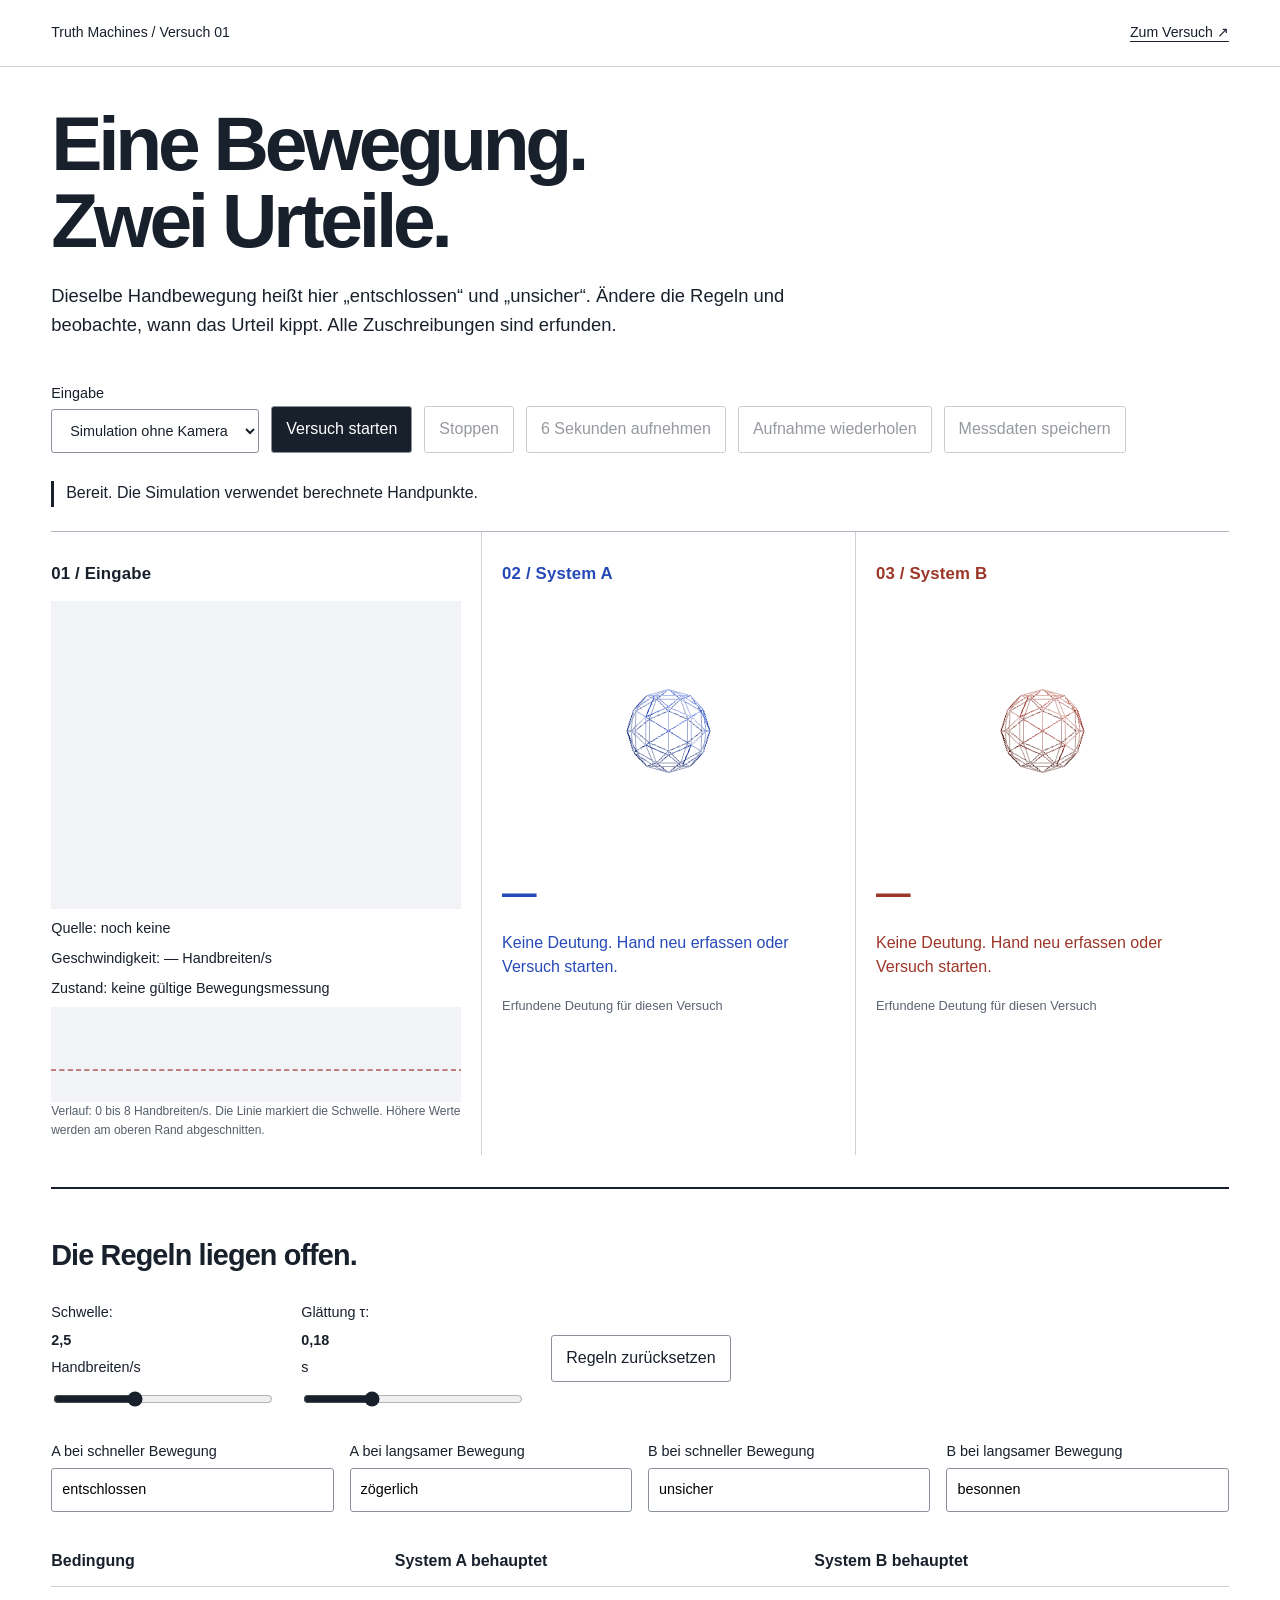
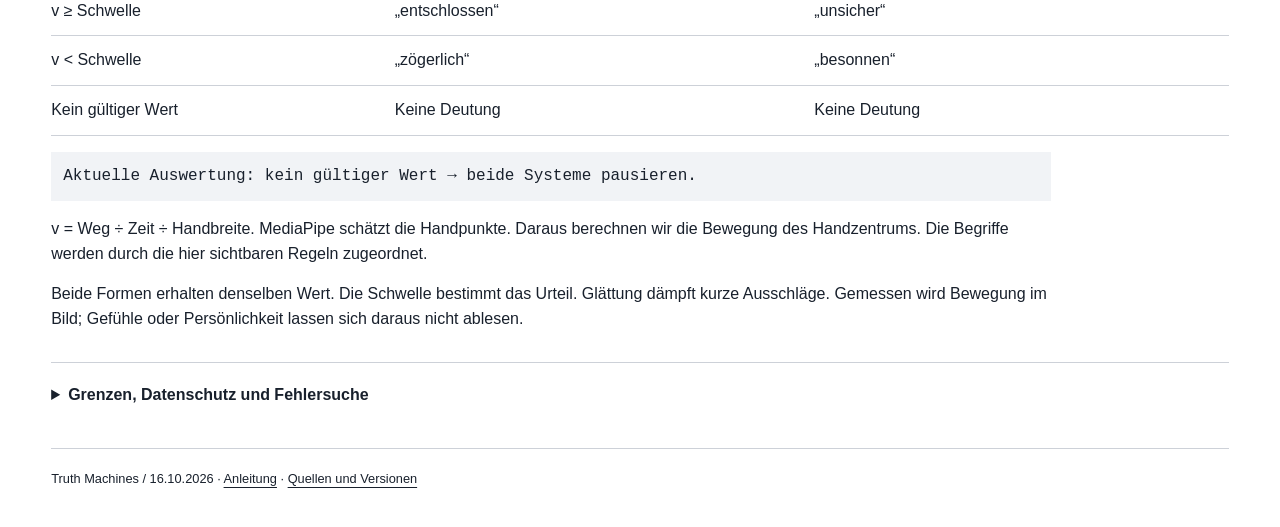
<file: index.html>
<!doctype html>
<html lang="de">
<meta charset="utf-8"><meta name="viewport" content="width=device-width,initial-scale=1">
<title>Eine Bewegung, zwei Urteile · Truth Machines</title>
<link rel="stylesheet" href="style.css">
<script type="importmap">{"imports":{"three":"./vendor/three.module.js"}}</script>
<header><span>Truth Machines / Versuch 01</span><a href="anleitung.html">Zum Versuch ↗</a></header>
<main>
<h1>Eine Bewegung.<br>Zwei Urteile.</h1>
<p class="intro">Dieselbe Handbewegung heißt hier „entschlossen“ und „unsicher“. Ändere die Regeln und beobachte, wann das Urteil kippt. Alle Zuschreibungen sind erfunden.</p>
<section class="controls" aria-label="Versuch steuern">
<label>Eingabe<select id="source"><option value="demo">Simulation ohne Kamera</option><option value="camera">Webcam / eine Hand</option></select></label>
<button id="start">Versuch starten</button><button id="stop" disabled>Stoppen</button>
<button id="record" disabled>6 Sekunden aufnehmen</button><button id="replay" disabled>Aufnahme wiederholen</button><button id="export" disabled>Messdaten speichern</button>
</section>
<p id="status" role="status" aria-live="polite">Bereit. Die Simulation verwendet berechnete Handpunkte.</p>
<section class="experiment" aria-label="Ergebnisvergleich">
<div class="input"><h2>01 / Eingabe</h2><div class="camera"><video id="video" playsinline muted></video><canvas id="overlay" width="640" height="480" aria-label="Kamerabild oder simulierte Handpunkte"></canvas></div><p id="origin">Quelle: noch keine</p><p id="measurement">Geschwindigkeit: — Handbreiten/s</p><p id="phase">Zustand: keine Daten</p><canvas id="history" width="640" height="150" aria-label="Geschwindigkeitsverlauf der letzten sechs Sekunden"></canvas><small>Verlauf: 0 bis 8 Handbreiten/s. Die Linie markiert die Schwelle. Höhere Werte werden am oberen Rand abgeschnitten.</small></div>
<div class="judgment a"><h2>02 / System A</h2><div class="scene" id="sceneA" role="img" aria-label="Abstrakte Form für System A"></div><p class="verdict" id="verdictA">—</p><p class="reason" id="reasonA">Wartet auf Eingabe.</p><p>Erfundene Deutung für diesen Versuch</p></div>
<div class="judgment b"><h2>03 / System B</h2><div class="scene" id="sceneB" role="img" aria-label="Abstrakte Form für System B"></div><p class="verdict" id="verdictB">—</p><p class="reason" id="reasonB">Wartet auf Eingabe.</p><p>Erfundene Deutung für diesen Versuch</p></div>
</section>
<section class="rules"><h2>Die Regeln liegen offen.</h2><div class="rule-controls"><label>Schwelle: <output id="thresholdValue">2,5</output> Handbreiten/s<input id="threshold" type="range" min="0.5" max="6" step="0.1" value="2.5"></label><label>Glättung τ: <output id="smoothingValue">0,18</output> s<input id="smoothing" type="range" min="0" max="0.6" step="0.02" value="0.18"></label><button id="reset">Regeln zurücksetzen</button></div>
<div class="label-controls"><label>A bei schneller Bewegung<input id="labelAfast" maxlength="32" value="entschlossen"></label><label>A bei langsamer Bewegung<input id="labelAslow" maxlength="32" value="zögerlich"></label><label>B bei schneller Bewegung<input id="labelBfast" maxlength="32" value="unsicher"></label><label>B bei langsamer Bewegung<input id="labelBslow" maxlength="32" value="besonnen"></label></div>
<table><thead><tr><th>Bedingung</th><th>System A behauptet</th><th>System B behauptet</th></tr></thead><tbody><tr><td>v ≥ Schwelle</td><td id="ruleAfast">„entschlossen“</td><td id="ruleBfast">„unsicher“</td></tr><tr><td>v &lt; Schwelle</td><td id="ruleAslow">„zögerlich“</td><td id="ruleBslow">„besonnen“</td></tr><tr><td>Kein gültiger Wert</td><td>Keine Deutung</td><td>Keine Deutung</td></tr></tbody></table>
<p id="evaluation">Aktuelle Auswertung: —</p><p>v = Weg ÷ Zeit ÷ Handbreite. MediaPipe schätzt die Handpunkte. Daraus berechnen wir die Bewegung des Handzentrums. Die Begriffe werden durch die hier sichtbaren Regeln zugeordnet.</p><p>Beide Formen erhalten denselben Wert. Die Schwelle bestimmt das Urteil. Glättung dämpft kurze Ausschläge. Gemessen wird Bewegung im Bild; Gefühle oder Persönlichkeit lassen sich daraus nicht ablesen.</p>
</section>
<details><summary>Grenzen, Datenschutz und Fehlersuche</summary><p>Die Kamera wird erst nach „Versuch starten“ im Webcam-Modus aktiviert. Kamerabilder werden in dieser Anwendung lokal verarbeitet. „Stoppen“, ein Quellenwechsel und das Verlassen der Seite beenden den Kamerastream. Es werden keine Videos oder Bilder gespeichert. Die Aufnahme hält höchstens sechs Sekunden Zahlenwerte im Arbeitsspeicher. Erst „Messdaten speichern“ lädt eine JSON-Datei herunter.</p><p>Bibliotheken und Handmodell liegen im Ordner vendor. Die mitgelieferte Anwendung benötigt nach dem Download keine externen Dienste. Bei fehlender Hand, sehr kleiner Handbreite, Sprüngen oder längeren Zeitlücken wird die Deutung unterbrochen. Perspektive, Licht, Verdeckung und Bewegung zur Kamera verändern die Messung. Eine Person mit einer sichtbaren Hand verwenden.</p><p>Ein lokaler Server oder HTTPS ist erforderlich. Bei verweigerter Freigabe die Kameraberechtigung im Browser prüfen. Bei WebGL-Problemen bleibt die textliche Auswertung nutzbar. Der Simulator und die Wiedergabe ersetzen keinen Test mit einer echten Hand.</p></details>
<footer>Truth Machines / 16.10.2026 · <a href="anleitung.html">Anleitung</a> · <a href="QUELLEN.md">Quellen und Versionen</a></footer>
</main><script type="module" src="app.js"></script>
</html>
</file>
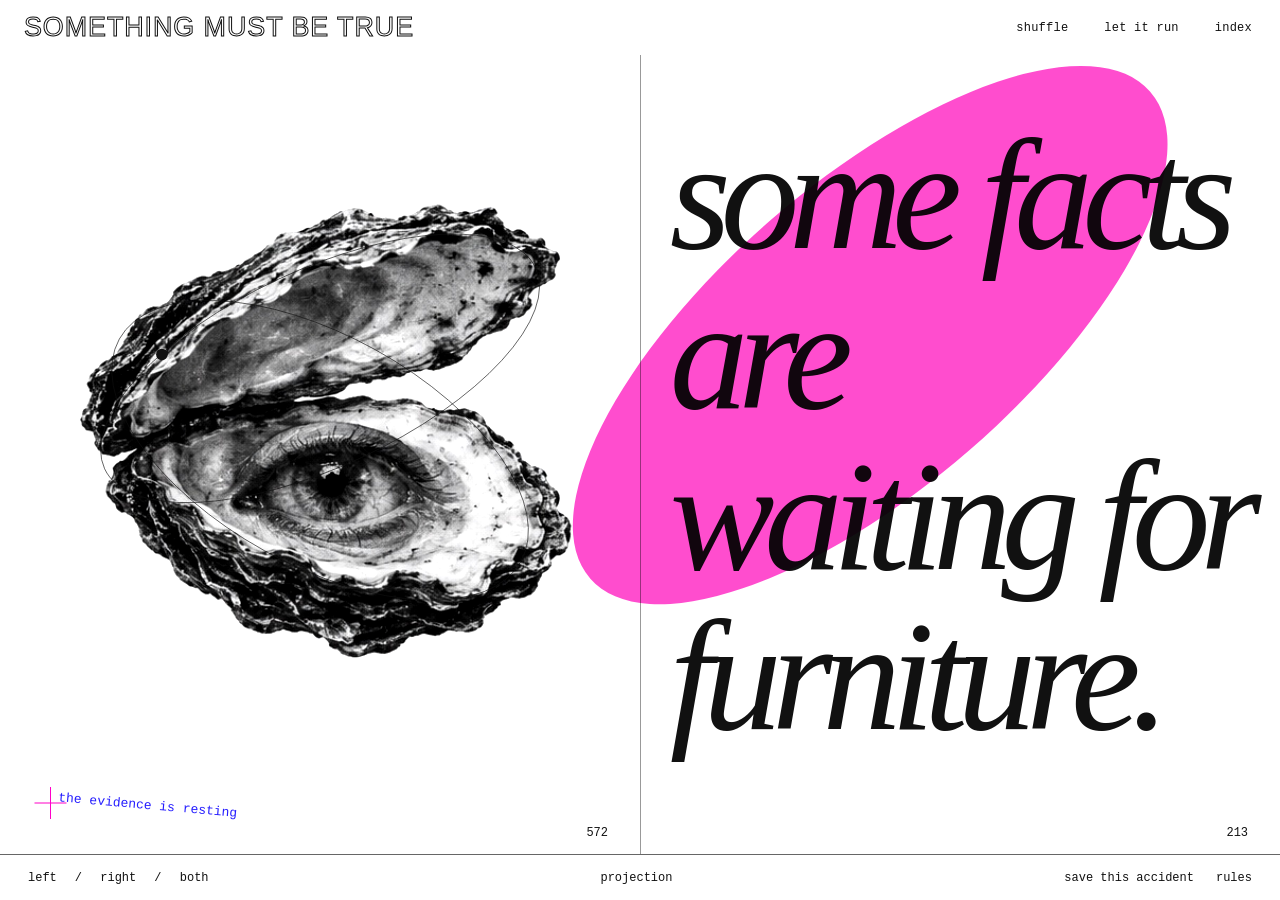
<file: accidents-v1.html>
<!doctype html>
<html lang="en"><head><meta charset="utf-8"><meta name="viewport" content="width=device-width, initial-scale=1"><meta name="theme-color" content="#ffffff"><title>Something Must Be True</title>
<style>
:root{--ink:#111;--blue:#241cff;--paper:#fff;--line:#aaa}*{box-sizing:border-box}body{margin:0;background:var(--paper);color:var(--ink);font-family:Arial,Helvetica,sans-serif}button,input,textarea,select{font:inherit;color:inherit}button,a{touch-action:manipulation}button{cursor:pointer}button:focus-visible,a:focus-visible{outline:3px solid #f0f;outline-offset:4px}button{background:none;border:0;padding:8px 4px}a{color:var(--blue)}header{height:55px;display:flex;align-items:center;justify-content:space-between;padding:0 24px;gap:16px}h1{font-size:clamp(16px,2.1vw,30px);font-family:Impact,'Arial Narrow',sans-serif;font-weight:500;letter-spacing:.035em;line-height:1;margin:0;-webkit-text-stroke:1px #111;color:white}nav{display:flex;gap:28px}nav button,footer,small,.mono{font-family:'Courier New',monospace;font-size:12px;letter-spacing:.02em}.spread{height:calc(100svh - 101px);min-height:430px;position:relative;display:grid;grid-template-columns:1fr 1fr;overflow:hidden}.page{position:relative;min-width:0;overflow:hidden;cursor:e-resize;background:#fff;border:0}.page+.page{border-left:1px solid #999}.page-content{position:absolute;inset:14px 4.5% 52px;display:flex;align-items:center;justify-content:center}.statement{width:100%;max-height:100%;margin:0;overflow-wrap:normal;word-break:normal;white-space:pre-line;line-height:.91;letter-spacing:-.055em;font-family:Impact,'Arial Narrow','Arial Black',sans-serif;font-weight:900;text-transform:uppercase}.style-1 .statement{font-family:Georgia,serif;font-weight:400;font-style:italic;line-height:1.02;letter-spacing:-.065em;text-transform:lowercase}.style-2 .statement{font-family:Arial,Helvetica,sans-serif;color:white;-webkit-text-stroke:1.25px #111;line-height:.96;font-weight:900;letter-spacing:-.06em}.style-3 .statement{font-family:'Courier New',monospace;letter-spacing:-.075em;line-height:1.03;font-weight:400}.style-4 .statement{font-family:Arial,sans-serif;line-height:.94;font-weight:900;letter-spacing:-.075em;transform:rotate(-5deg);width:88%}.style-5{background:#111;color:white}.style-5 .statement{font-family:Georgia,serif;font-weight:400;line-height:1.05;letter-spacing:-.045em}.object{width:min(98%,76svh);aspect-ratio:1;background-image:url('accident-objects.jpg');background-size:300% 200%;background-repeat:no-repeat;mix-blend-mode:multiply;filter:contrast(1.2);transform:rotate(var(--tilt,0deg)) scale(var(--scale,1));}.orbits{position:absolute;inset:5%;width:90%;height:85%;pointer-events:none}.caption{position:absolute;bottom:28px;left:9%;color:var(--blue);font:13px 'Courier New',monospace;transform:rotate(5deg);max-width:76%}.folio{position:absolute;bottom:14px;right:5%;font:12px 'Courier New',monospace}.pin{position:absolute;top:6px;right:10px;z-index:8;font:11px 'Courier New',monospace;opacity:0}.page:hover .pin,.pin:focus-visible,.pin[aria-pressed=true]{opacity:1}.pin[aria-pressed=true]{color:var(--blue);background:#fff}.projection{position:absolute;inset:0;pointer-events:none;z-index:4;mix-blend-mode:multiply;overflow:hidden}.projection .shape{position:absolute;background:var(--color);opacity:.76;left:var(--x);top:var(--y);width:var(--w);height:var(--h);transform:rotate(var(--angle));border-radius:50%}.projection .bar{border-radius:0}.projection .ring{background:none;border:clamp(24px,7vw,120px) solid var(--color)}.projection .stamp{position:absolute;left:var(--x);top:var(--y);color:var(--color);font:900 clamp(38px,8vw,160px)/.85 Impact,Arial,sans-serif;letter-spacing:-.06em;transform:rotate(var(--angle));max-width:90%;text-transform:uppercase}.cross{position:absolute;bottom:35px;left:35px;width:32px;height:32px;pointer-events:none;color:#ff00c8}.cross:before,.cross:after{content:'';position:absolute;background:currentColor;left:15px;top:0;width:1px;height:32px}.cross:after{transform:rotate(90deg)}footer{min-height:46px;border-top:1px solid #666;display:flex;align-items:center;justify-content:space-between;padding:0 24px;gap:12px}footer .group{display:flex;align-items:center;gap:14px}footer button{font:inherit}button[aria-pressed=true]{text-decoration:underline;text-underline-offset:4px}.status{position:fixed;left:50%;bottom:58px;transform:translateX(-50%);background:#241cff;color:white;z-index:50;font:12px 'Courier New',monospace;padding:8px 12px;pointer-events:none;max-width:92%;text-align:center}.status:empty{display:none}.silence .page-content,.silence .caption,.silence .projection,.silence .cross{visibility:hidden}.silence:after{content:'[ a little room for doubt ]';position:absolute;inset:0;display:grid;place-items:center;font:14px 'Courier New',monospace;pointer-events:none}.exhibit header,.exhibit footer{display:none}.exhibit .spread{height:100svh}.exhibit .pin{display:none}dialog{border:1px solid #111;padding:30px;width:min(740px,94vw);max-height:88svh;overflow:auto;background:white;color:#111}dialog::backdrop{background:#fff9;backdrop-filter:blur(4px)}dialog h2{font:normal 44px/.95 Georgia,serif;letter-spacing:-.04em;margin:0 40px 24px 0}dialog p,dialog li{font:14px/1.5 'Courier New',monospace}dialog .close{position:absolute;right:20px;top:18px;font:20px 'Courier New',monospace}dialog label{display:block;font:12px/1.4 'Courier New',monospace;margin:20px 0 8px}dialog textarea{width:100%;min-height:140px;padding:12px;border:1px solid #999;font:14px/1.4 'Courier New',monospace;resize:vertical}dialog input[type=text]{width:100%;padding:10px;border:1px solid #999;font:14px 'Courier New',monospace}.actions{display:flex;gap:20px;flex-wrap:wrap;margin:16px 0}.actions button{text-decoration:underline;text-underline-offset:4px;font:13px 'Courier New',monospace}.saved-row{display:grid;grid-template-columns:1fr auto;gap:12px;border-top:1px solid #aaa;padding:14px 0}.saved-row button{text-align:left;font:16px/1.15 Georgia,serif}.saved-row small{display:block;margin-top:6px;color:#555}.saved-row .delete{font:11px 'Courier New',monospace}details{margin-top:26px;font:13px 'Courier New',monospace}summary{cursor:pointer}#recipe{white-space:pre-wrap;font:12px/1.5 'Courier New',monospace}.hint{color:#555}.source{font-size:12px}#addForm{margin-top:25px;border-top:1px solid #aaa;padding-top:5px}.weight{display:flex;align-items:center;gap:15px;font:12px 'Courier New',monospace}.weight input{flex:1;accent-color:var(--blue)}.empty{font:22px/1.25 Georgia,serif}body:has(dialog[open]) .spread{cursor:default}
@media(hover:none){.pin{opacity:1;background:#fffc}}@media(max-width:650px){header{height:60px;padding:8px 12px;align-items:flex-start}h1{max-width:170px;font-size:20px;line-height:.96}nav{gap:10px}nav button{font-size:11px;white-space:nowrap}h1{color:#111;-webkit-text-stroke:0}.spread{height:calc(100svh - 142px);min-height:370px}.page-content{inset:40px 6% 64px}.object{width:155%;max-width:none;flex-shrink:0}.caption{font-size:10px;bottom:37px;left:8%;transform:rotate(5deg)}.orbits{inset:12% -30%;width:160%;height:70%}.folio{font-size:10px}footer{height:82px;padding:4px 12px;flex-wrap:wrap;gap:0}footer .group{gap:12px}footer button{padding:7px 0;font-size:10px}.cross{left:12px;bottom:13px;width:18px;height:18px}.cross:before,.cross:after{height:18px;left:9px}.pin{font-size:10px}.style-2 .statement{-webkit-text-stroke:.7px #111}dialog{padding:24px 18px}dialog h2{font-size:36px}}
@media(prefers-reduced-motion:reduce){*{scroll-behavior:auto!important}}@media print{@page{size:A3 landscape;margin:8mm}header,footer,dialog,.status,.pin{display:none!important}.spread{height:265mm;min-height:0;break-inside:avoid}body{print-color-adjust:exact;-webkit-print-color-adjust:exact}.page-content{inset:10px 5% 35px}.statement{font-size:70pt!important}.object{width:95%}.projection{display:block!important}.folio:after{content:' / SOMETHING MUST BE TRUE'}.silence .page-content,.silence .caption,.silence .projection{visibility:visible}.silence:after{display:none}}
</style></head><body>
<header><h1>SOMETHING MUST BE TRUE</h1><nav aria-label="Publication"><button id="shuffle">shuffle</button><button id="run" aria-pressed="false">let it run</button><button id="index">index <span id="count"></span></button></nav></header>
<main class="spread" id="spread" aria-label="A random two-page publication"><section class="page" id="left" aria-label="Left page. Click to turn." tabindex="0"><div class="page-content"></div><p class="caption"></p><span class="folio"></span><button class="pin" aria-pressed="false" aria-label="Hold left page">hold</button></section><section class="page" id="right" aria-label="Right page. Click to turn." tabindex="0"><div class="page-content"></div><p class="caption"></p><span class="folio"></span><button class="pin" aria-pressed="false" aria-label="Hold right page">hold</button></section><div class="projection" id="projection" aria-hidden="true"></div><div class="cross"></div></main>
<footer><div class="group"><button id="turnLeft">left</button><span>/</span><button id="turnRight">right</button><span>/</span><button id="turnBoth">both</button></div><button id="project">projection</button><div class="group"><button id="save">save this accident</button><button id="rules">rules</button></div></footer><div class="status" role="status" id="status"></div>
<dialog id="ruleDialog"><button class="close" aria-label="Close rules">×</button><h2>What gets to sound true?</h2><p>Click a page. Turn the other. Keep one and lose the other. The colour has its own timing.</p><p>Space: both pages · ← / →: one page · P: projection · A: run / pause · S: save · F: exhibition · Esc: leave.</p><label for="odds">Probability of a text page</label><div class="weight"><span>image</span><input id="odds" type="range" min="0" max="100" value="65"><span id="oddsValue">65% text</span></div><div class="actions"><button id="print">print this spread</button><button id="link">copy exact spread link</button><button id="fullscreen">exhibition</button></div><div id="addForm"><label for="contribution">Leave a sentence here. One per line.</label><textarea id="contribution" maxlength="12000" placeholder="EVERY CERTAINTY HAS A MAINTENANCE COST."></textarea><label for="byline">Attribution / origin</label><input type="text" id="byline" maxlength="180" placeholder="Your name, source or 'anonymous'"><div class="actions"><button id="add">add to the draw</button></div><p class="hint">Added sentences and saved spreads stay in this browser. They are visible in shared links when used in a spread. Nothing is submitted to a shared server.</p></div><details><summary>Open the mechanism</summary><p>Two independent page draws. Each selects a sentence or one of six images, then a type treatment. A third draw selects colour, shape, position and a stray voice. “Let it run” gives all three different intervals, with occasional blank pauses. A held page survives every draw. Wheels and vertical swipes turn the page beneath them.</p><pre id="recipe"></pre></details><details><summary>Colophon / sources</summary><p>The starting sentences are original, AI-assisted aphoristic writing made for this edition. They are speculative statements, not verified findings. The six object studies are AI-generated. There is no live model or news feed in this edition.</p><p>“Truisms” names the aphoristic form here. These sentences are not quotations from Jenny Holzer.</p><p>Mechanical references: <a href="https://gaybossygott.hawk.de/" target="_blank" rel="noopener">GayBossyGott</a> (independent image pairings and projection), <a href="https://sugarscroll.de/work/fmdg-i-find-the-luck/" target="_blank" rel="noopener">Claudia Mai: FMDG / i find the luck</a> (chance association), and <a href="https://www.play-the-system.xyz/x/de/projekte/cage-machine" target="_blank" rel="noopener">Timo Rychert: Cage Machine</a> (recombination and collected outputs). Their images and texts have not been reproduced.</p><p><a href="zufallswiki.html">FIND MICH FALSCH.</a> · <a href="glaubwuerdigkeit.html">ALLE SAGEN ES.</a></p></details></dialog>
<dialog id="indexDialog"><button class="close" aria-label="Close index">×</button><h2>Accidents that stayed.</h2><div id="saved"></div><p class="hint">This index belongs to this browser.</p></dialog>
<script>
'use strict';
const sentences=[
'A REPEATED ERROR BECOMES A LANDMARK.',
'EVERY CERTAINTY HAS A MAINTENANCE COST.',
'A WITNESS IS ALSO A FRAME.',
'THE MARGIN REMEMBERS WHAT THE HEADLINE FORGETS.',
'AN EMPTY CHAIR CAN STILL GIVE ORDERS.',
'SOMEONE HAS ALREADY AGREED.',
'A RUMOUR NEEDS SOMEWHERE TO SIT.',
'WHAT LOOKS INEVITABLE HAS BEEN ARRANGED.',
'THE CAMERA HAS AN APPOINTMENT.',
'A NUMBER CAN WEAR A UNIFORM.',
'CONFIDENCE TRAVELS LIGHT.',
'THE FOOTNOTE HAS A DIFFERENT MEMORY.',
'EVERY MAP LEAVES SOMEONE OUTSIDE.',
'YOUR DOUBT HAS BEEN RECEIVED.',
'THE FORM KNOWS WHICH ANSWER FITS.',
'AN EXCEPTION CAN LEARN TO LOOK NORMAL.',
'REPETITION IS AN UNPAID WITNESS.',
'AN IMAGE CAN ARRIVE BEFORE ITS MEANING.',
'OFFICIAL SILENCE HAS EXCELLENT POSTURE.',
'AN ANSWER CAN OUTLIVE ITS QUESTION.',
'EVEN A COINCIDENCE NEEDS AN AUDIENCE.',
'CERTAINTY HAS A GOOD LIGHTING DEPARTMENT.',
'A CAPTION CAN MOVE A MOUNTAIN.',
'EVERY BORDER NEEDS A DAILY REHEARSAL.',
'A SOFT VOICE CAN OWN THE ROOM.',
'SOME FACTS ARE WAITING FOR FURNITURE.',
'A PROMISE CAN BE TYPESet AS A RESULT.'.toUpperCase(),
'BEING VISIBLE IS A FORM OF EXPOSURE.',
'THE ARCHIVE HAS ITS OWN APPETITE.',
'WHOEVER SORTS THE PILE CHANGES THE STORY.',
'A COPY CAN BECOME THE ONLY ORIGINAL.',
'A POLITE SENTENCE CAN CLOSE A DOOR.',
'YOUR ATTENTION HAS CHANGED THE SAMPLE.',
'THE FIRST VERSION GETS THE BEST SEAT.',
'AN ALGORITHM CAN INHERIT A SUPERSTITION.',
'A BLANK SPACE CAN LOOK LIKE CONSENT.',
'THE CENTRE IS A POSITION WITH BENEFITS.',
'THE EVIDENCE HAS BEEN CROPPED TO FIT.',
'SOME ERRORS HAVE BETTER DISTRIBUTION.',
'A METRIC IS A QUESTION WITH ITS OPTIONS REMOVED.',
'THE FUTURE IS ALWAYS SOMEONE’S PRESENTATION.',
'A STANDARD IS A HABIT WITH AN ADDRESS.',
'A CLEAN SURFACE CAN HIDE A LONG ARGUMENT.',
'EVERY CLASSIFICATION LEAVES A BRUISE.',
'A SLOGAN CAN OCCUPY AN EMPTY THOUGHT.',
'THE SECOND LOOK IS ALSO EDITED.',
'BELIEF HAS A SPATIAL ARRANGEMENT.',
'AN ORDER CAN ARRIVE AS A SUGGESTION.',
'THE MACHINE HAS LEARNT OUR MANNERS.',
'SOME MISTAKES ARE INVITED BACK.',
'A SOURCE CAN BE CLOSE AND STILL BE WRONG.',
'THE RESULT HAS A FAMILY HISTORY.',
'A LABEL CAN BECOME A DESTINATION.',
'CERTAINTY IS SOMETIMES A DEADLINE.',
'A FAMILIAR VOICE CAN BORROW YOUR MEMORY.',
'EVERY CONSENSUS HAS AN ACOUSTIC.',
'WHAT SURVIVES THE EDIT STARTS TO LOOK NATURAL.',
'A PATTERN CAN BE A VERY PATIENT ACCIDENT.',
'THE SMALL PRINT IS STILL SPEAKING.',
'A SCREENSHOT IS A TEMPORARY ALIBI.',
'AN OBJECT CAN BE PROMOTED TO EVIDENCE.',
'PUBLIC MEMORY HAS PRIVATE LANDLORDS.',
'A PERCENTAGE CAN ASK YOU TO STOP THINKING.',
'A RULE CAN DISAPPEAR INSIDE A ROUTINE.',
'EVEN THE RANDOM DRAW HAS A MATERIAL BUDGET.',
'THE WORD EVERYONE HAS AN INVISIBLE GUEST LIST.',
'SOMETHING MUST BE TRUE.'
];
const objects=['Hand / daisy','Ear / thread','Office chair / tendril','Oyster / eye','Ribbon / key','Foil / mask'];
const captions=['someone has already agreed','an object awaiting a verdict','a witness without a statement','please retain for future reference','the evidence is resting','no caption survived','seen from another certainty','a small administrative miracle','nothing here arrived alone','you were expected to recognise this','an answer with nowhere to go','the accident has been approved'];
const voices=['AS SEEN','PROBABLY','IT FOLLOWS','EVERYONE KNOWS','STILL HERE','AGREED','YOU WERE THERE','OF COURSE','REPEAT AFTER ME','TRUST THE FRAME',''];
const colours=['#efff00','#ff16bf','#00e8f4','#ff5526','#5eff45','#6963ff'];
const KEY='truth-accidents-v1';
const $=s=>document.querySelector(s);let timer=null,toastTimer;let additions=[],saved=[];let storageOK=true;
try{const d=JSON.parse(localStorage.getItem(KEY)||'{}');additions=Array.isArray(d.additions)?d.additions.filter(x=>x&&typeof x.text==='string'&&x.text.length<=240&&typeof x.origin==='string').slice(0,100):[];saved=Array.isArray(d.saved)?d.saved.filter(x=>x&&x.state).slice(0,40):[]}catch(e){storageOK=false}
function entropy(){const a=new Uint32Array(1);crypto.getRandomValues(a);return a[0]||1}let randomState=entropy();function rand(n){randomState^=randomState<<13;randomState^=randomState>>>17;randomState^=randomState<<5;return (randomState>>>0)%n}const choose=a=>a[rand(a.length)];
let state={left:null,right:null,projection:null,odds:65,turn:0};let held={left:false,right:false};let lastWheel=0,touch=null,running=false,deadlines={left:0,right:0,projection:0,silence:0},silentUntil=0;
function allText(){return [...sentences.map(text=>({text,origin:'Original, AI-assisted writing for this edition'})),...additions]}
function textPage(force){const t=force||choose(allText());return {kind:'text',text:t.text,origin:t.origin,style:rand(6),caption:rand(captions.length),folio:rand(999)+1}}
function imagePage(){return {kind:'image',image:rand(6),style:0,tilt:rand(15)-7,scale:90+rand(18),caption:rand(captions.length),folio:rand(999)+1}}
function newPage(){return rand(100)<state.odds?textPage():imagePage()}
function drawProjection(){return {type:rand(5),color:rand(colours.length),x:15+rand(45),y:10+rand(50),w:25+rand(40),h:25+rand(45),angle:rand(100)-50,voice:rand(voices.length),on:true}}
function pageSignature(p){return JSON.stringify(p)}
function turn(side){if(held[side])return;const old=pageSignature(state[side]);for(let i=0;i<5;i++){state[side]=newPage();if(pageSignature(state[side])!==old)break}state.turn++;renderPage(side);updateRecipe()}
function shuffle(){turn('left');turn('right');project();}
function project(){state.projection=drawProjection();renderProjection();updateRecipe()}
function fit(el){const box=el.parentElement;let lo=8,hi=330;for(let n=0;n<12;n++){const m=(lo+hi)/2;el.style.fontSize=m+'px';if(el.scrollHeight>box.clientHeight||el.scrollWidth>box.clientWidth+1)hi=m;else lo=m}el.style.fontSize=lo+'px'}
function renderPage(side){const p=state[side],node=$('#'+side),content=node.querySelector('.page-content');node.className='page style-'+p.style;content.replaceChildren();if(p.kind==='text'){const text=document.createElement('p');text.className='statement';text.textContent=p.text;if(p.text.split(/\s+/).some(w=>w.length>24))text.style.overflowWrap='anywhere';content.append(text);fit(text)}else{const art=document.createElement('div');art.className='object';art.setAttribute('role','img');art.setAttribute('aria-label','AI-generated object study: '+objects[p.image]);art.style.backgroundPosition=`${(p.image%3)*50}% ${Math.floor(p.image/3)*100}%`;art.style.setProperty('--tilt',p.tilt+'deg');art.style.setProperty('--scale',p.scale/100);content.append(art);const orbit=document.createElementNS('http://www.w3.org/2000/svg','svg');orbit.setAttribute('viewBox','0 0 600 760');orbit.classList.add('orbits');orbit.innerHTML='<g fill="none" stroke="#111" stroke-width=".7"><ellipse cx="300" cy="320" rx="290" ry="120" transform="rotate(-25 300 320)"/><ellipse cx="300" cy="420" rx="280" ry="140" transform="rotate(29 300 420)"/></g><circle cx="107" cy="303" r="7" fill="#111"/>';content.append(orbit)}node.querySelector('.caption').textContent=p.kind==='image'?captions[p.caption]:p.style===3?'filed under: '+captions[p.caption]:'';node.querySelector('.folio').textContent=String(p.folio).padStart(3,'0');const pin=node.querySelector('.pin');pin.setAttribute('aria-pressed',held[side]);pin.textContent=held[side]?'held / release':'hold';node.setAttribute('aria-label',side+' page: '+(p.kind==='text'?p.text:objects[p.image])+'. Click to turn.')}
function renderProjection(){const p=state.projection,root=$('#projection');root.replaceChildren();if(!p||!p.on)return;const shape=document.createElement('div');shape.className=p.type===3?'stamp':'shape '+(p.type===1?'bar':p.type===2?'ring':'');shape.style.cssText=`--color:${colours[p.color]};--x:${p.x}%;--y:${p.y}%;--w:${p.w}%;--h:${p.h}%;--angle:${p.angle}deg`;if(p.type===3)shape.textContent=voices[p.voice]||'AGREED';root.append(shape);if(p.type===4){const s=shape.cloneNode();s.style.setProperty('--x',(p.x-30)+'%');s.style.setProperty('--w','12%');s.style.setProperty('--h','80%');s.className='shape bar';root.append(s)}}
function render(){renderPage('left');renderPage('right');renderProjection();$('#odds').value=state.odds;$('#oddsValue').textContent=state.odds+'% text';$('#count').textContent=saved.length?'('+saved.length+')':'';updateRecipe()}
function updateRecipe(){const p=state.projection;$('#recipe').textContent=['Draw '+state.turn,'Left: '+(state.left.kind==='text'?state.left.text+'\nOrigin: '+state.left.origin:objects[state.left.image]+' / AI-generated object study'),'Type treatment: '+state.left.style,'Right: '+(state.right.kind==='text'?state.right.text+'\nOrigin: '+state.right.origin:objects[state.right.image]+' / AI-generated object study'),'Type treatment: '+state.right.style,'Projection: '+colours[p.color]+' / shape '+p.type+' / '+(p.on?'visible':'off'),'Text odds: '+state.odds+'%','Custom sentence pool: '+additions.length].join('\n')}
function toast(s){$('#status').textContent=s;clearTimeout(toastTimer);toastTimer=setTimeout(()=>$('#status').textContent='',3300)}
function persist(){try{localStorage.setItem(KEY,JSON.stringify({additions,saved}));return true}catch(e){storageOK=false;toast('Browser storage is full or unavailable. This change is temporary.');return false}}
function clone(x){return JSON.parse(JSON.stringify(x))}
function validate(s){if(!s||!Number.isInteger(s.odds)||s.odds<0||s.odds>100||!Number.isInteger(s.turn)||s.turn<0||s.turn>1000000)return false;for(const side of ['left','right']){const p=s[side];if(!p||!['text','image'].includes(p.kind)||!Number.isInteger(p.style)||p.style<0||p.style>5||!Number.isInteger(p.caption)||p.caption<0||p.caption>=captions.length||!Number.isInteger(p.folio)||p.folio<1||p.folio>999)return false;if(p.kind==='text'&&(typeof p.text!=='string'||p.text.length>240||!p.text.trim()||typeof p.origin!=='string'||p.origin.length>300))return false;if(p.kind==='image'&&(!Number.isInteger(p.image)||p.image<0||p.image>5||!Number.isFinite(p.tilt)||Math.abs(p.tilt)>15||!Number.isFinite(p.scale)||p.scale<75||p.scale>125))return false}const p=s.projection;return !!p&&Number.isInteger(p.type)&&p.type>=0&&p.type<=4&&Number.isInteger(p.color)&&p.color>=0&&p.color<colours.length&&Number.isInteger(p.voice)&&p.voice>=0&&p.voice<voices.length&&typeof p.on==='boolean'&&['x','y','w','h','angle'].every(k=>Number.isFinite(p[k])&&Math.abs(p[k])<=150)}
function stop(){running=false;clearInterval(timer);$('#run').textContent='let it run';$('#run').setAttribute('aria-pressed','false');$('#spread').classList.remove('silence');silentUntil=0}
function start(){running=true;$('#run').textContent='pause';$('#run').setAttribute('aria-pressed','true');const now=performance.now();deadlines={left:now+2000+rand(4000),right:now+4000+rand(5000),projection:now+3000+rand(4000),silence:now+30000+rand(15000)};timer=setInterval(tick,200)}
function tick(){const now=performance.now();if(document.hidden||document.querySelector('dialog[open]')){Object.keys(deadlines).forEach(k=>deadlines[k]+=200);if(silentUntil)silentUntil+=200;return}if(silentUntil){if(now>=silentUntil){silentUntil=0;$('#spread').classList.remove('silence')}return}if(now>=deadlines.silence){silentUntil=now+4000;deadlines.silence=now+35000+rand(15000);$('#spread').classList.add('silence');return}for(const side of ['left','right'])if(now>=deadlines[side]){turn(side);deadlines[side]=now+2500+rand(8500)}if(now>=deadlines.projection){project();deadlines.projection=now+1700+rand(6500)}}
function showIndex(){const box=$('#saved');box.replaceChildren();if(!saved.length){const p=document.createElement('p');p.className='empty';p.textContent='Nothing stayed. Yet.';box.append(p)}saved.forEach((item,i)=>{if(!validate(item.state))return;const row=document.createElement('div');row.className='saved-row';const open=document.createElement('button');const t=[item.state.left,item.state.right].filter(p=>p.kind==='text').map(p=>p.text).join(' / ');open.textContent=t||'Two objects, one accident.';const meta=document.createElement('small');meta.textContent=new Date(item.at).toLocaleString('en-GB');open.append(meta);open.onclick=()=>{stop();state=clone(item.state);held={left:false,right:false};render();$('#indexDialog').close()};const del=document.createElement('button');del.className='delete';del.textContent='remove';del.setAttribute('aria-label','Remove saved spread '+(i+1));del.onclick=()=>{saved.splice(i,1);persist();showIndex();$('#count').textContent=saved.length?'('+saved.length+')':''};row.append(open,del);box.append(row)})}
for(const side of ['left','right']){const node=$('#'+side);node.onclick=e=>{if(!e.target.closest('button'))turn(side)};node.onkeydown=e=>{if(e.target!==node)return;if(e.key==='Enter'){e.preventDefault();turn(side)}};node.querySelector('.pin').onclick=e=>{e.stopPropagation();held[side]=!held[side];renderPage(side)};node.addEventListener('wheel',e=>{if(Math.abs(e.deltaY)<12||Date.now()-lastWheel<700)return;e.preventDefault();lastWheel=Date.now();turn(side)},{passive:false});node.addEventListener('touchstart',e=>{touch={side,y:e.touches[0].clientY,x:e.touches[0].clientX}},{passive:true});node.addEventListener('touchend',e=>{if(!touch||touch.side!==side)return;const dy=e.changedTouches[0].clientY-touch.y,dx=e.changedTouches[0].clientX-touch.x;if(Math.max(Math.abs(dy),Math.abs(dx))>45){turn(side);lastWheel=Date.now()}touch=null},{passive:true})}
$('#shuffle').onclick=shuffle;$('#turnBoth').onclick=shuffle;$('#turnLeft').onclick=()=>turn('left');$('#turnRight').onclick=()=>turn('right');$('#project').onclick=project;$('#run').onclick=()=>running?stop():start();$('#rules').onclick=()=>{$('#ruleDialog').showModal();updateRecipe()};$('#index').onclick=()=>{showIndex();$('#indexDialog').showModal()};document.querySelectorAll('dialog .close').forEach(b=>b.onclick=()=>b.closest('dialog').close());document.querySelectorAll('dialog').forEach(d=>d.addEventListener('click',e=>{if(e.target===d){const r=d.getBoundingClientRect();if(e.clientX<r.left||e.clientX>r.right||e.clientY<r.top||e.clientY>r.bottom)d.close()}}));$('#odds').oninput=e=>{state.odds=Number(e.target.value);$('#oddsValue').textContent=state.odds+'% text';updateRecipe()};$('#save').onclick=()=>{if(saved.length>=40){toast('The index holds 40 spreads. Remove one to make room.');return}saved.unshift({state:clone(state),at:new Date().toISOString()});const ok=persist();$('#count').textContent='('+saved.length+')';toast(ok?'This accident stayed.':'Kept for this visit only.')};$('#add').onclick=()=>{const lines=$('#contribution').value.split('\n').map(s=>s.trim()).filter(Boolean);if(!lines.length){toast('Leave a sentence first.');return}if(lines.some(s=>s.length>240)||additions.length+lines.length>100){toast('Up to 100 sentences, 240 characters each.');return}const origin=$('#byline').value.trim()||'Anonymous visitor contribution';const fresh=lines.map(text=>({text,origin}));additions.push(...fresh);persist();if(held.right){held.right=false}state.right=textPage(fresh[0]);state.turn++;render();$('#contribution').value='';$('#ruleDialog').close();toast(lines.length+' sentence'+(lines.length===1?'':'s')+' entered the draw.')};$('#print').onclick=()=>{$('#ruleDialog').close();window.print()};$('#link').onclick=async()=>{const bytes=new TextEncoder().encode(JSON.stringify(state));let s='';bytes.forEach(b=>s+=String.fromCharCode(b));const url=location.origin+location.pathname+'#'+btoa(s).replaceAll('+','-').replaceAll('/','_').replaceAll('=','');try{await navigator.clipboard.writeText(url);toast('Exact spread link copied.')}catch(e){toast('Clipboard unavailable. Copy the URL from the address bar.');history.replaceState(null,'','#'+url.split('#')[1])}};
function exhibit(){document.body.classList.toggle('exhibit');document.querySelectorAll('dialog[open]').forEach(d=>d.close());requestAnimationFrame(()=>document.querySelectorAll('.statement').forEach(fit))}$('#fullscreen').onclick=exhibit;
document.addEventListener('keydown',e=>{if(e.target.matches('input,textarea,select')||e.metaKey||e.ctrlKey||e.altKey)return;if(e.key==='Escape'){if(document.body.classList.contains('exhibit')){document.body.classList.remove('exhibit');requestAnimationFrame(()=>document.querySelectorAll('.statement').forEach(fit))}return}if(document.querySelector('dialog[open]'))return;if(e.target.closest('button,a')&&[' ','Enter'].includes(e.key))return;const k=e.key.toLowerCase();if(k===' '){e.preventDefault();shuffle()}if(k==='arrowleft'){e.preventDefault();turn('left')}if(k==='arrowright'){e.preventDefault();turn('right')}if(k==='p')project();if(k==='a')running?stop():start();if(k==='s')$('#save').click();if(k==='f')exhibit()});
window.addEventListener('resize',()=>requestAnimationFrame(()=>document.querySelectorAll('.statement').forEach(fit)));document.addEventListener('visibilitychange',()=>{if(running&&!document.hidden){const now=performance.now();deadlines={left:now+3000,right:now+5000,projection:now+4000,silence:now+35000};silentUntil=0;$('#spread').classList.remove('silence')}});
let restored=false;if(location.hash.length>1&&location.hash.length<16000){try{let raw=location.hash.slice(1).replaceAll('-','+').replaceAll('_','/');const bytes=Uint8Array.from(atob(raw),c=>c.charCodeAt(0));const s=JSON.parse(new TextDecoder().decode(bytes));if(validate(s)){state=s;restored=true}else toast('This spread link could not be read.')}catch(e){toast('This spread link could not be read.')}}
if(!restored){state.left=imagePage();state.right=textPage();state.projection=drawProjection()}
render();if(!storageOK)toast('Browser storage is unavailable. Changes remain temporary.');
</script></body></html>
</file>
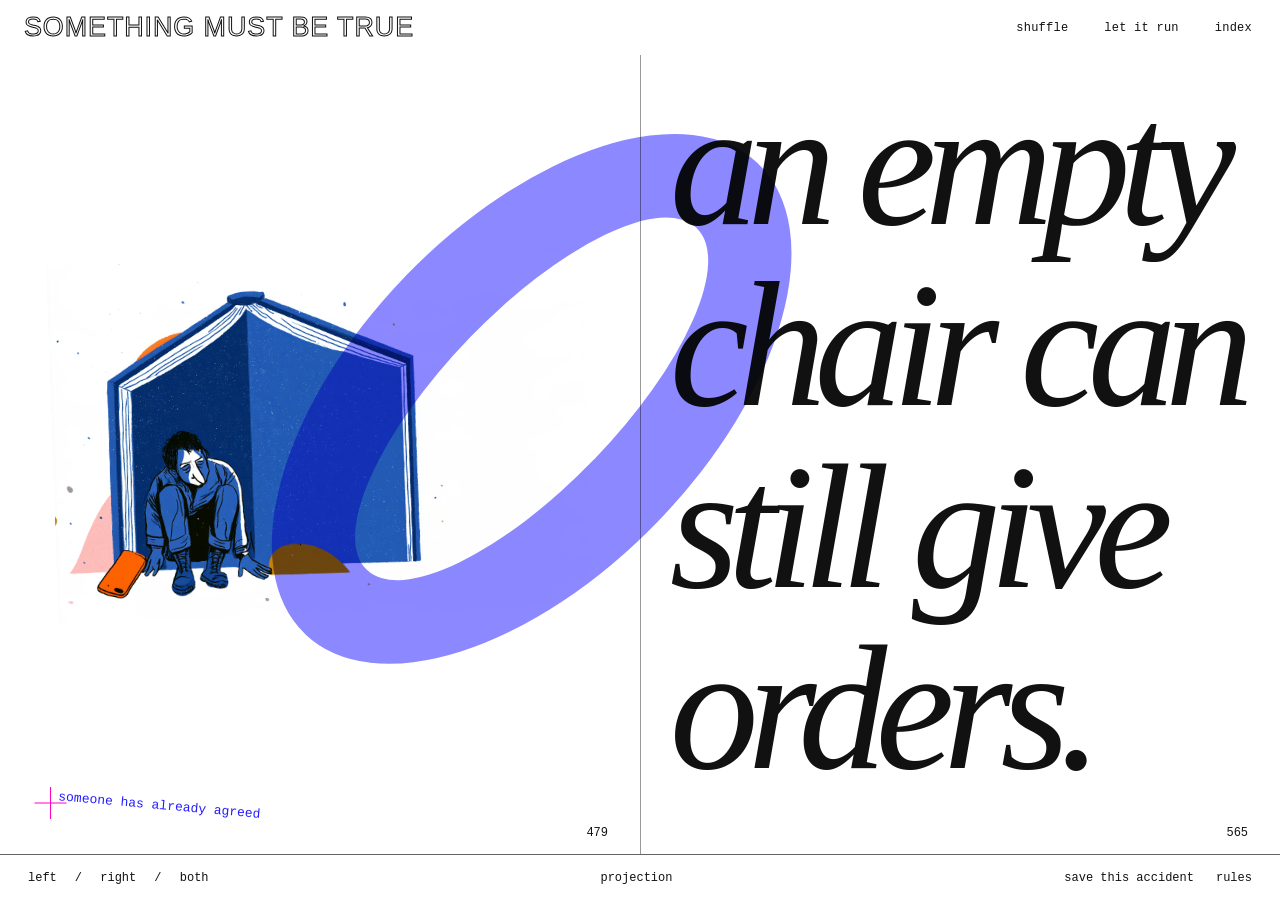
<file: accidents.html>
<!doctype html>
<html lang="en"><head><meta charset="utf-8"><meta name="viewport" content="width=device-width, initial-scale=1"><meta name="theme-color" content="#ffffff"><title>Something Must Be True</title>
<style>
:root{--ink:#111;--blue:#241cff;--paper:#fff;--line:#aaa}*{box-sizing:border-box}body{margin:0;background:var(--paper);color:var(--ink);font-family:Arial,Helvetica,sans-serif}button,input,textarea,select{font:inherit;color:inherit}button,a{touch-action:manipulation}button{cursor:pointer}button:focus-visible,a:focus-visible{outline:3px solid #f0f;outline-offset:4px}button{background:none;border:0;padding:8px 4px}a{color:var(--blue)}header{height:55px;display:flex;align-items:center;justify-content:space-between;padding:0 24px;gap:16px}h1{font-size:clamp(16px,2.1vw,30px);font-family:Impact,'Arial Narrow',sans-serif;font-weight:500;letter-spacing:.035em;line-height:1;margin:0;-webkit-text-stroke:1px #111;color:white}nav{display:flex;gap:28px}nav button,footer,small,.mono{font-family:'Courier New',monospace;font-size:12px;letter-spacing:.02em}.spread{height:calc(100svh - 101px);min-height:430px;position:relative;display:grid;grid-template-columns:1fr 1fr;overflow:hidden}.page{position:relative;min-width:0;overflow:hidden;cursor:e-resize;background:#fff;border:0}.page+.page{border-left:1px solid #999}.page-content{position:absolute;inset:14px 4.5% 52px;display:flex;align-items:center;justify-content:center}.statement{width:100%;max-height:100%;margin:0;overflow-wrap:normal;word-break:normal;white-space:pre-line;line-height:.91;letter-spacing:-.055em;font-family:Impact,'Arial Narrow','Arial Black',sans-serif;font-weight:900;text-transform:uppercase}.style-1 .statement{font-family:Georgia,serif;font-weight:400;font-style:italic;line-height:1.02;letter-spacing:-.065em;text-transform:lowercase}.style-2 .statement{font-family:Arial,Helvetica,sans-serif;color:white;-webkit-text-stroke:1.25px #111;line-height:.96;font-weight:900;letter-spacing:-.06em}.style-3 .statement{font-family:'Courier New',monospace;letter-spacing:-.075em;line-height:1.03;font-weight:400}.style-4 .statement{font-family:Arial,sans-serif;line-height:.94;font-weight:900;letter-spacing:-.075em;transform:rotate(-5deg);width:88%}.style-5{background:#111;color:white}.style-5 .statement{font-family:Georgia,serif;font-weight:400;line-height:1.05;letter-spacing:-.045em}.object{width:min(98%,76svh);aspect-ratio:1;background-image:url('accident-objects.jpg');background-size:300% 200%;background-repeat:no-repeat;mix-blend-mode:multiply;filter:contrast(1.2);transform:rotate(var(--tilt,0deg)) scale(var(--scale,1));}.drive-photo{width:100%;height:100%;object-fit:contain;transform:rotate(var(--tilt,0deg)) scale(.92)}.missing-image{font:16px/1.3 Courier New,monospace;padding:30px}.orbits{position:absolute;inset:5%;width:90%;height:85%;pointer-events:none}.caption{position:absolute;bottom:28px;left:9%;color:var(--blue);font:13px 'Courier New',monospace;transform:rotate(5deg);max-width:76%}.folio{position:absolute;bottom:14px;right:5%;font:12px 'Courier New',monospace}.pin{position:absolute;top:6px;right:10px;z-index:8;font:11px 'Courier New',monospace;opacity:0}.page:hover .pin,.pin:focus-visible,.pin[aria-pressed=true]{opacity:1}.pin[aria-pressed=true]{color:var(--blue);background:#fff}.projection{position:absolute;inset:0;pointer-events:none;z-index:4;mix-blend-mode:multiply;overflow:hidden}.projection .shape{position:absolute;background:var(--color);opacity:.76;left:var(--x);top:var(--y);width:var(--w);height:var(--h);transform:rotate(var(--angle));border-radius:50%}.projection .bar{border-radius:0}.projection .ring{background:none;border:clamp(24px,7vw,120px) solid var(--color)}.projection .stamp{position:absolute;left:var(--x);top:var(--y);color:var(--color);font:900 clamp(38px,8vw,160px)/.85 Impact,Arial,sans-serif;letter-spacing:-.06em;transform:rotate(var(--angle));max-width:90%;text-transform:uppercase}.cross{position:absolute;bottom:35px;left:35px;width:32px;height:32px;pointer-events:none;color:#ff00c8}.cross:before,.cross:after{content:'';position:absolute;background:currentColor;left:15px;top:0;width:1px;height:32px}.cross:after{transform:rotate(90deg)}footer{min-height:46px;border-top:1px solid #666;display:flex;align-items:center;justify-content:space-between;padding:0 24px;gap:12px}footer .group{display:flex;align-items:center;gap:14px}footer button{font:inherit}button[aria-pressed=true]{text-decoration:underline;text-underline-offset:4px}.status{position:fixed;left:50%;bottom:58px;transform:translateX(-50%);background:#241cff;color:white;z-index:50;font:12px 'Courier New',monospace;padding:8px 12px;pointer-events:none;max-width:92%;text-align:center}.status:empty{display:none}.silence .page-content,.silence .caption,.silence .projection,.silence .cross{visibility:hidden}.silence:after{content:'[ a little room for doubt ]';position:absolute;inset:0;display:grid;place-items:center;font:14px 'Courier New',monospace;pointer-events:none}.exhibit header,.exhibit footer{display:none}.exhibit .spread{height:100svh}.exhibit .pin{display:none}dialog{border:1px solid #111;padding:30px;width:min(740px,94vw);max-height:88svh;overflow:auto;background:white;color:#111}dialog::backdrop{background:#fff9;backdrop-filter:blur(4px)}dialog h2{font:normal 44px/.95 Georgia,serif;letter-spacing:-.04em;margin:0 40px 24px 0}dialog p,dialog li{font:14px/1.5 'Courier New',monospace}dialog .close{position:absolute;right:20px;top:18px;font:20px 'Courier New',monospace}dialog label{display:block;font:12px/1.4 'Courier New',monospace;margin:20px 0 8px}dialog textarea{width:100%;min-height:140px;padding:12px;border:1px solid #999;font:14px/1.4 'Courier New',monospace;resize:vertical}dialog input[type=text]{width:100%;padding:10px;border:1px solid #999;font:14px 'Courier New',monospace}.actions{display:flex;gap:20px;flex-wrap:wrap;margin:16px 0}.actions button{text-decoration:underline;text-underline-offset:4px;font:13px 'Courier New',monospace}.saved-row{display:grid;grid-template-columns:1fr auto;gap:12px;border-top:1px solid #aaa;padding:14px 0}.saved-row button{text-align:left;font:16px/1.15 Georgia,serif}.saved-row small{display:block;margin-top:6px;color:#555}.saved-row .delete{font:11px 'Courier New',monospace}details{margin-top:26px;font:13px 'Courier New',monospace}summary{cursor:pointer}#recipe{white-space:pre-wrap;font:12px/1.5 'Courier New',monospace}.hint{color:#555}.source{font-size:12px}#addForm{margin-top:25px;border-top:1px solid #aaa;padding-top:5px}.weight{display:flex;align-items:center;gap:15px;font:12px 'Courier New',monospace}.weight input{flex:1;accent-color:var(--blue)}.empty{font:22px/1.25 Georgia,serif}body:has(dialog[open]) .spread{cursor:default}
@media(hover:none){.pin{opacity:1;background:#fffc}}@media(max-width:650px){header{height:60px;padding:8px 12px;align-items:flex-start}h1{max-width:170px;font-size:20px;line-height:.96}nav{gap:10px}nav button{font-size:11px;white-space:nowrap}h1{color:#111;-webkit-text-stroke:0}.spread{height:calc(100svh - 142px);min-height:370px}.page-content{inset:40px 6% 64px}.object{width:155%;max-width:none;flex-shrink:0}.caption{font-size:10px;bottom:37px;left:8%;transform:rotate(5deg)}.orbits{inset:12% -30%;width:160%;height:70%}.folio{font-size:10px}footer{height:82px;padding:4px 12px;flex-wrap:wrap;gap:0}footer .group{gap:12px}footer button{padding:7px 0;font-size:10px}.cross{left:12px;bottom:13px;width:18px;height:18px}.cross:before,.cross:after{height:18px;left:9px}.pin{font-size:10px}.style-2 .statement{-webkit-text-stroke:.7px #111}dialog{padding:24px 18px}dialog h2{font-size:36px}}
@media(prefers-reduced-motion:reduce){*{scroll-behavior:auto!important}}@media print{@page{size:A3 landscape;margin:8mm}header,footer,dialog,.status,.pin{display:none!important}.spread{height:265mm;min-height:0;break-inside:avoid}body{print-color-adjust:exact;-webkit-print-color-adjust:exact}.page-content{inset:10px 5% 35px}.statement{font-size:70pt!important}.object{width:95%}.projection{display:block!important}.folio:after{content:' / SOMETHING MUST BE TRUE'}.silence .page-content,.silence .caption,.silence .projection{visibility:visible}.silence:after{display:none}}
</style></head><body>
<header><h1>SOMETHING MUST BE TRUE</h1><nav aria-label="Publication"><button id="shuffle">shuffle</button><button id="run" aria-pressed="false">let it run</button><button id="index">index <span id="count"></span></button></nav></header>
<main class="spread" id="spread" aria-label="A random two-page publication"><section class="page" id="left" aria-label="Left page. Click to turn." tabindex="0"><div class="page-content"></div><p class="caption"></p><span class="folio"></span><button class="pin" aria-pressed="false" aria-label="Hold left page">hold</button></section><section class="page" id="right" aria-label="Right page. Click to turn." tabindex="0"><div class="page-content"></div><p class="caption"></p><span class="folio"></span><button class="pin" aria-pressed="false" aria-label="Hold right page">hold</button></section><div class="projection" id="projection" aria-hidden="true"></div><div class="cross"></div></main>
<footer><div class="group"><button id="turnLeft">left</button><span>/</span><button id="turnRight">right</button><span>/</span><button id="turnBoth">both</button></div><button id="project">projection</button><div class="group"><button id="save">save this accident</button><button id="rules">rules</button></div></footer><div class="status" role="status" id="status"></div>
<dialog id="ruleDialog"><button class="close" aria-label="Close rules">×</button><h2>What gets to sound true?</h2><p>Click a page. Turn the other. Keep one and lose the other. The colour has its own timing.</p><p>Space: both pages · ← / →: one page · P: projection · A: run / pause · S: save · F: exhibition · Esc: leave.</p><label for="odds">Probability of a text page</label><div class="weight"><span>image</span><input id="odds" type="range" min="0" max="100" value="65"><span id="oddsValue">65% text</span></div><div class="actions"><button id="print">print this spread</button><button id="link">copy exact spread link</button><button id="fullscreen">exhibition</button></div><p id="poolStatus" class="hint" role="status">Connecting to the material pool…</p><div class="actions"><button id="refreshPool">refresh material</button><a href="https://drive.google.com/drive/folders/141UI3Jy4s4ppzFwWdIO00CdjRM9p6iXi" target="_blank" rel="noopener">image pool</a></div><div id="addForm"><label for="contribution">Leave a sentence here. One per line.</label><textarea id="contribution" maxlength="12000" placeholder="EVERY CERTAINTY HAS A MAINTENANCE COST."></textarea><label for="byline">Attribution / origin</label><input type="text" id="byline" maxlength="180" placeholder="Your name, source or 'anonymous'"><div class="actions"><button id="add">add to the draw</button></div><p class="hint">Added sentences and saved spreads stay in this browser. They are visible in shared links when used in a spread. Nothing is submitted to a shared server.</p></div><details><summary>Open the mechanism</summary><p>Two independent page draws. Each selects a sentence or one of six images, then a type treatment. A third draw selects colour, shape, position and a stray voice. “Let it run” gives all three different intervals, with occasional blank pauses. A held page survives every draw. Wheels and vertical swipes turn the page beneath them.</p><pre id="recipe"></pre></details><details><summary>Colophon / sources</summary><p>The starting sentences are original, AI-assisted aphoristic writing made for this edition. New English aphorisms are generated through the OpenAI API in hourly batches and join the same draw. These are speculative statements, not verified findings. Model, generation time and prompt version travel with the API lines. The six object studies are AI-generated. Additional images come from the public Truth Machine Images folder. The browser checks for new material every five minutes. The scheduled refresh can be delayed by GitHub.</p><p>“Truisms” names the aphoristic form here. These sentences are not quotations from Jenny Holzer.</p><p>Mechanical references: <a href="https://gaybossygott.hawk.de/" target="_blank" rel="noopener">GayBossyGott</a> (independent image pairings and projection), <a href="https://sugarscroll.de/work/fmdg-i-find-the-luck/" target="_blank" rel="noopener">Claudia Mai: FMDG / i find the luck</a> (chance association), and <a href="https://www.play-the-system.xyz/x/de/projekte/cage-machine" target="_blank" rel="noopener">Timo Rychert: Cage Machine</a> (recombination and collected outputs). Their images and texts have not been reproduced.</p><details><summary>API writing prompt</summary><p id="livePrompt"></p></details><p><a href="accidents-v1.html">First edition</a> · <a href="zufallswiki.html">FIND MICH FALSCH.</a> · <a href="glaubwuerdigkeit.html">ALLE SAGEN ES.</a></p></details></dialog>
<dialog id="indexDialog"><button class="close" aria-label="Close index">×</button><h2>Accidents that stayed.</h2><div id="saved"></div><p class="hint">This index belongs to this browser.</p></dialog>
<script>
'use strict';
const sentences=[
'A REPEATED ERROR BECOMES A LANDMARK.',
'EVERY CERTAINTY HAS A MAINTENANCE COST.',
'A WITNESS IS ALSO A FRAME.',
'THE MARGIN REMEMBERS WHAT THE HEADLINE FORGETS.',
'AN EMPTY CHAIR CAN STILL GIVE ORDERS.',
'SOMEONE HAS ALREADY AGREED.',
'A RUMOUR NEEDS SOMEWHERE TO SIT.',
'WHAT LOOKS INEVITABLE HAS BEEN ARRANGED.',
'THE CAMERA HAS AN APPOINTMENT.',
'A NUMBER CAN WEAR A UNIFORM.',
'CONFIDENCE TRAVELS LIGHT.',
'THE FOOTNOTE HAS A DIFFERENT MEMORY.',
'EVERY MAP LEAVES SOMEONE OUTSIDE.',
'YOUR DOUBT HAS BEEN RECEIVED.',
'THE FORM KNOWS WHICH ANSWER FITS.',
'AN EXCEPTION CAN LEARN TO LOOK NORMAL.',
'REPETITION IS AN UNPAID WITNESS.',
'AN IMAGE CAN ARRIVE BEFORE ITS MEANING.',
'OFFICIAL SILENCE HAS EXCELLENT POSTURE.',
'AN ANSWER CAN OUTLIVE ITS QUESTION.',
'EVEN A COINCIDENCE NEEDS AN AUDIENCE.',
'CERTAINTY HAS A GOOD LIGHTING DEPARTMENT.',
'A CAPTION CAN MOVE A MOUNTAIN.',
'EVERY BORDER NEEDS A DAILY REHEARSAL.',
'A SOFT VOICE CAN OWN THE ROOM.',
'SOME FACTS ARE WAITING FOR FURNITURE.',
'A PROMISE CAN BE TYPESet AS A RESULT.'.toUpperCase(),
'BEING VISIBLE IS A FORM OF EXPOSURE.',
'THE ARCHIVE HAS ITS OWN APPETITE.',
'WHOEVER SORTS THE PILE CHANGES THE STORY.',
'A COPY CAN BECOME THE ONLY ORIGINAL.',
'A POLITE SENTENCE CAN CLOSE A DOOR.',
'YOUR ATTENTION HAS CHANGED THE SAMPLE.',
'THE FIRST VERSION GETS THE BEST SEAT.',
'AN ALGORITHM CAN INHERIT A SUPERSTITION.',
'A BLANK SPACE CAN LOOK LIKE CONSENT.',
'THE CENTRE IS A POSITION WITH BENEFITS.',
'THE EVIDENCE HAS BEEN CROPPED TO FIT.',
'SOME ERRORS HAVE BETTER DISTRIBUTION.',
'A METRIC IS A QUESTION WITH ITS OPTIONS REMOVED.',
'THE FUTURE IS ALWAYS SOMEONE’S PRESENTATION.',
'A STANDARD IS A HABIT WITH AN ADDRESS.',
'A CLEAN SURFACE CAN HIDE A LONG ARGUMENT.',
'EVERY CLASSIFICATION LEAVES A BRUISE.',
'A SLOGAN CAN OCCUPY AN EMPTY THOUGHT.',
'THE SECOND LOOK IS ALSO EDITED.',
'BELIEF HAS A SPATIAL ARRANGEMENT.',
'AN ORDER CAN ARRIVE AS A SUGGESTION.',
'THE MACHINE HAS LEARNT OUR MANNERS.',
'SOME MISTAKES ARE INVITED BACK.',
'A SOURCE CAN BE CLOSE AND STILL BE WRONG.',
'THE RESULT HAS A FAMILY HISTORY.',
'A LABEL CAN BECOME A DESTINATION.',
'CERTAINTY IS SOMETIMES A DEADLINE.',
'A FAMILIAR VOICE CAN BORROW YOUR MEMORY.',
'EVERY CONSENSUS HAS AN ACOUSTIC.',
'WHAT SURVIVES THE EDIT STARTS TO LOOK NATURAL.',
'A PATTERN CAN BE A VERY PATIENT ACCIDENT.',
'THE SMALL PRINT IS STILL SPEAKING.',
'A SCREENSHOT IS A TEMPORARY ALIBI.',
'AN OBJECT CAN BE PROMOTED TO EVIDENCE.',
'PUBLIC MEMORY HAS PRIVATE LANDLORDS.',
'A PERCENTAGE CAN ASK YOU TO STOP THINKING.',
'A RULE CAN DISAPPEAR INSIDE A ROUTINE.',
'EVEN THE RANDOM DRAW HAS A MATERIAL BUDGET.',
'THE WORD EVERYONE HAS AN INVISIBLE GUEST LIST.',
'SOMETHING MUST BE TRUE.'
];
const objects=['Hand / daisy','Ear / thread','Office chair / tendril','Oyster / eye','Ribbon / key','Foil / mask'];
const captions=['someone has already agreed','an object awaiting a verdict','a witness without a statement','please retain for future reference','the evidence is resting','no caption survived','seen from another certainty','a small administrative miracle','nothing here arrived alone','you were expected to recognise this','an answer with nowhere to go','the accident has been approved'];
const voices=['AS SEEN','PROBABLY','IT FOLLOWS','EVERYONE KNOWS','STILL HERE','AGREED','YOU WERE THERE','OF COURSE','REPEAT AFTER ME','TRUST THE FRAME',''];
const colours=['#efff00','#ff16bf','#00e8f4','#ff5526','#5eff45','#6963ff'];
const KEY='truth-accidents-v1';
const $=s=>document.querySelector(s);let timer=null,toastTimer;let additions=[],saved=[];let liveTexts=[],liveImages=[],poolMeta=null,poolLoading=false;let storageOK=true;
try{const d=JSON.parse(localStorage.getItem(KEY)||'{}');additions=Array.isArray(d.additions)?d.additions.filter(x=>x&&typeof x.text==='string'&&x.text.length<=240&&typeof x.origin==='string').slice(0,100):[];saved=Array.isArray(d.saved)?d.saved.filter(x=>x&&x.state).slice(0,40):[]}catch(e){storageOK=false}
function entropy(){const a=new Uint32Array(1);crypto.getRandomValues(a);return a[0]||1}let randomState=entropy();function rand(n){randomState^=randomState<<13;randomState^=randomState>>>17;randomState^=randomState<<5;return (randomState>>>0)%n}const choose=a=>a[rand(a.length)];
let state={left:null,right:null,projection:null,odds:65,turn:0};let held={left:false,right:false};let lastWheel=0,touch=null,running=false,deadlines={left:0,right:0,projection:0,silence:0},silentUntil=0;
function allText(){return [...sentences.map(text=>({text,origin:'Original, AI-assisted writing for this edition'})),...liveTexts,...additions]}
function drawText(){const pools=[sentences.map(text=>({text,origin:'Original, AI-assisted writing for this edition'})),liveTexts,additions].filter(a=>a.length);return choose(choose(pools))}
function textPage(force){const t=force||drawText();return {kind:'text',text:t.text,origin:t.origin,style:rand(6),caption:rand(captions.length),folio:rand(999)+1}}
function drivePage(item){const d=item||choose(liveImages);return {kind:'drive',imageId:d.id,url:d.url,title:d.title,origin:d.origin,source:d.source,style:0,tilt:rand(9)-4,scale:100,caption:rand(captions.length),folio:rand(999)+1}}
function imagePage(){if(liveImages.length&&rand(2)===0)return drivePage();return {kind:'image',image:rand(6),style:0,tilt:rand(15)-7,scale:90+rand(18),caption:rand(captions.length),folio:rand(999)+1}}
function newPage(){return rand(100)<state.odds?textPage():imagePage()}
function drawProjection(){return {type:rand(5),color:rand(colours.length),x:15+rand(45),y:10+rand(50),w:25+rand(40),h:25+rand(45),angle:rand(100)-50,voice:rand(voices.length),on:true}}
function pageSignature(p){return JSON.stringify(p)}
function turn(side){if(held[side])return;const old=pageSignature(state[side]);for(let i=0;i<5;i++){state[side]=newPage();if(pageSignature(state[side])!==old)break}state.turn++;renderPage(side);updateRecipe()}
function shuffle(){turn('left');turn('right');project();}
function project(){state.projection=drawProjection();renderProjection();updateRecipe()}
function fit(el){const box=el.parentElement;let lo=8,hi=330;for(let n=0;n<12;n++){const m=(lo+hi)/2;el.style.fontSize=m+'px';if(el.scrollHeight>box.clientHeight||el.scrollWidth>box.clientWidth+1)hi=m;else lo=m}el.style.fontSize=lo+'px'}
function renderPage(side){const p=state[side],node=$('#'+side),content=node.querySelector('.page-content');node.className='page style-'+p.style;content.replaceChildren();if(p.kind==='text'){const text=document.createElement('p');text.className='statement';text.textContent=p.text;if(p.text.split(/\s+/).some(w=>w.length>24))text.style.overflowWrap='anywhere';content.append(text);fit(text)}else if(p.kind==='drive'){const img=document.createElement('img');img.className='drive-photo';img.alt=p.title;img.src=p.url;img.referrerPolicy='no-referrer';img.style.setProperty('--tilt',p.tilt+'deg');img.onerror=()=>{const note=document.createElement('p');note.className='missing-image';note.textContent='This image is no longer available in the public pool.';img.replaceWith(note)};content.append(img)}else{const art=document.createElement('div');art.className='object';art.setAttribute('role','img');art.setAttribute('aria-label','AI-generated object study: '+objects[p.image]);art.style.backgroundPosition=`${(p.image%3)*50}% ${Math.floor(p.image/3)*100}%`;art.style.setProperty('--tilt',p.tilt+'deg');art.style.setProperty('--scale',p.scale/100);content.append(art);const orbit=document.createElementNS('http://www.w3.org/2000/svg','svg');orbit.setAttribute('viewBox','0 0 600 760');orbit.classList.add('orbits');orbit.innerHTML='<g fill="none" stroke="#111" stroke-width=".7"><ellipse cx="300" cy="320" rx="290" ry="120" transform="rotate(-25 300 320)"/><ellipse cx="300" cy="420" rx="280" ry="140" transform="rotate(29 300 420)"/></g><circle cx="107" cy="303" r="7" fill="#111"/>';content.append(orbit)}node.querySelector('.caption').textContent=p.kind!=='text'?captions[p.caption]:p.style===3?'filed under: '+captions[p.caption]:'';node.querySelector('.folio').textContent=String(p.folio).padStart(3,'0');const pin=node.querySelector('.pin');pin.setAttribute('aria-pressed',held[side]);pin.textContent=held[side]?'held / release':'hold';node.setAttribute('aria-label',side+' page: '+(p.kind==='text'?p.text:p.kind==='drive'?p.title:objects[p.image])+'. Click to turn.')}
function renderProjection(){const p=state.projection,root=$('#projection');root.replaceChildren();if(!p||!p.on)return;const shape=document.createElement('div');shape.className=p.type===3?'stamp':'shape '+(p.type===1?'bar':p.type===2?'ring':'');shape.style.cssText=`--color:${colours[p.color]};--x:${p.x}%;--y:${p.y}%;--w:${p.w}%;--h:${p.h}%;--angle:${p.angle}deg`;if(p.type===3)shape.textContent=voices[p.voice]||'AGREED';root.append(shape);if(p.type===4){const s=shape.cloneNode();s.style.setProperty('--x',(p.x-30)+'%');s.style.setProperty('--w','12%');s.style.setProperty('--h','80%');s.className='shape bar';root.append(s)}}
function render(){renderPage('left');renderPage('right');renderProjection();$('#odds').value=state.odds;$('#oddsValue').textContent=state.odds+'% text';$('#count').textContent=saved.length?'('+saved.length+')':'';updateRecipe()}
function updateRecipe(){const p=state.projection;$('#recipe').textContent=['Draw '+state.turn,'Left: '+(state.left.kind==='text'?state.left.text+'\nOrigin: '+state.left.origin:state.left.kind==='drive'?state.left.title+' / '+state.left.source:objects[state.left.image]+' / AI-generated object study'),'Type treatment: '+state.left.style,'Right: '+(state.right.kind==='text'?state.right.text+'\nOrigin: '+state.right.origin:state.right.kind==='drive'?state.right.title+' / '+state.right.source:objects[state.right.image]+' / AI-generated object study'),'Type treatment: '+state.right.style,'Projection: '+colours[p.color]+' / shape '+p.type+' / '+(p.on?'visible':'off'),'Text odds: '+state.odds+'%','Custom sentence pool: '+additions.length].join('\n')}
function toast(s){$('#status').textContent=s;clearTimeout(toastTimer);toastTimer=setTimeout(()=>$('#status').textContent='',3300)}
function persist(){try{localStorage.setItem(KEY,JSON.stringify({additions,saved}));return true}catch(e){storageOK=false;toast('Browser storage is full or unavailable. This change is temporary.');return false}}
function clone(x){return JSON.parse(JSON.stringify(x))}
function validate(s){if(!s||!Number.isInteger(s.odds)||s.odds<0||s.odds>100||!Number.isInteger(s.turn)||s.turn<0||s.turn>1000000)return false;for(const side of ['left','right']){const p=s[side];if(!p||!['text','image','drive'].includes(p.kind)||!Number.isInteger(p.style)||p.style<0||p.style>5||!Number.isInteger(p.caption)||p.caption<0||p.caption>=captions.length||!Number.isInteger(p.folio)||p.folio<1||p.folio>999)return false;if(p.kind==='text'&&(typeof p.text!=='string'||p.text.length>240||!p.text.trim()||typeof p.origin!=='string'||p.origin.length>300))return false;if(p.kind==='image'&&(!Number.isInteger(p.image)||p.image<0||p.image>5||!Number.isFinite(p.tilt)||Math.abs(p.tilt)>15||!Number.isFinite(p.scale)||p.scale<75||p.scale>125))return false;if(p.kind==='drive'&&!validDriveImage(p))return false}const p=s.projection;return !!p&&Number.isInteger(p.type)&&p.type>=0&&p.type<=4&&Number.isInteger(p.color)&&p.color>=0&&p.color<colours.length&&Number.isInteger(p.voice)&&p.voice>=0&&p.voice<voices.length&&typeof p.on==='boolean'&&['x','y','w','h','angle'].every(k=>Number.isFinite(p[k])&&Math.abs(p[k])<=150)}
function stop(){running=false;clearInterval(timer);$('#run').textContent='let it run';$('#run').setAttribute('aria-pressed','false');$('#spread').classList.remove('silence');silentUntil=0}
function start(){running=true;$('#run').textContent='pause';$('#run').setAttribute('aria-pressed','true');const now=performance.now();deadlines={left:now+2000+rand(4000),right:now+4000+rand(5000),projection:now+3000+rand(4000),silence:now+30000+rand(15000)};timer=setInterval(tick,200)}
function tick(){const now=performance.now();if(document.hidden||document.querySelector('dialog[open]')){Object.keys(deadlines).forEach(k=>deadlines[k]+=200);if(silentUntil)silentUntil+=200;return}if(silentUntil){if(now>=silentUntil){silentUntil=0;$('#spread').classList.remove('silence')}return}if(now>=deadlines.silence){silentUntil=now+4000;deadlines.silence=now+35000+rand(15000);$('#spread').classList.add('silence');return}for(const side of ['left','right'])if(now>=deadlines[side]){turn(side);deadlines[side]=now+2500+rand(8500)}if(now>=deadlines.projection){project();deadlines.projection=now+1700+rand(6500)}}
function showIndex(){const box=$('#saved');box.replaceChildren();if(!saved.length){const p=document.createElement('p');p.className='empty';p.textContent='Nothing stayed. Yet.';box.append(p)}saved.forEach((item,i)=>{if(!validate(item.state))return;const row=document.createElement('div');row.className='saved-row';const open=document.createElement('button');const t=[item.state.left,item.state.right].filter(p=>p.kind==='text').map(p=>p.text).join(' / ');open.textContent=t||'Two objects, one accident.';const meta=document.createElement('small');meta.textContent=new Date(item.at).toLocaleString('en-GB');open.append(meta);open.onclick=()=>{stop();state=clone(item.state);held={left:false,right:false};render();$('#indexDialog').close()};const del=document.createElement('button');del.className='delete';del.textContent='remove';del.setAttribute('aria-label','Remove saved spread '+(i+1));del.onclick=()=>{saved.splice(i,1);persist();showIndex();$('#count').textContent=saved.length?'('+saved.length+')':''};row.append(open,del);box.append(row)})}
for(const side of ['left','right']){const node=$('#'+side);node.onclick=e=>{if(!e.target.closest('button'))turn(side)};node.onkeydown=e=>{if(e.target!==node)return;if(e.key==='Enter'){e.preventDefault();turn(side)}};node.querySelector('.pin').onclick=e=>{e.stopPropagation();held[side]=!held[side];renderPage(side)};node.addEventListener('wheel',e=>{if(Math.abs(e.deltaY)<12||Date.now()-lastWheel<700)return;e.preventDefault();lastWheel=Date.now();turn(side)},{passive:false});node.addEventListener('touchstart',e=>{touch={side,y:e.touches[0].clientY,x:e.touches[0].clientX}},{passive:true});node.addEventListener('touchend',e=>{if(!touch||touch.side!==side)return;const dy=e.changedTouches[0].clientY-touch.y,dx=e.changedTouches[0].clientX-touch.x;if(Math.max(Math.abs(dy),Math.abs(dx))>45){turn(side);lastWheel=Date.now()}touch=null},{passive:true})}
$('#shuffle').onclick=shuffle;$('#turnBoth').onclick=shuffle;$('#turnLeft').onclick=()=>turn('left');$('#turnRight').onclick=()=>turn('right');$('#project').onclick=project;$('#run').onclick=()=>running?stop():start();$('#rules').onclick=()=>{$('#ruleDialog').showModal();updateRecipe()};$('#index').onclick=()=>{showIndex();$('#indexDialog').showModal()};document.querySelectorAll('dialog .close').forEach(b=>b.onclick=()=>b.closest('dialog').close());document.querySelectorAll('dialog').forEach(d=>d.addEventListener('click',e=>{if(e.target===d){const r=d.getBoundingClientRect();if(e.clientX<r.left||e.clientX>r.right||e.clientY<r.top||e.clientY>r.bottom)d.close()}}));$('#odds').oninput=e=>{state.odds=Number(e.target.value);$('#oddsValue').textContent=state.odds+'% text';updateRecipe()};$('#save').onclick=()=>{if(saved.length>=40){toast('The index holds 40 spreads. Remove one to make room.');return}saved.unshift({state:clone(state),at:new Date().toISOString()});const ok=persist();$('#count').textContent='('+saved.length+')';toast(ok?'This accident stayed.':'Kept for this visit only.')};$('#add').onclick=()=>{const lines=$('#contribution').value.split('\n').map(s=>s.trim()).filter(Boolean);if(!lines.length){toast('Leave a sentence first.');return}if(lines.some(s=>s.length>240)||additions.length+lines.length>100){toast('Up to 100 sentences, 240 characters each.');return}const origin=$('#byline').value.trim()||'Anonymous visitor contribution';const fresh=lines.map(text=>({text,origin}));additions.push(...fresh);persist();if(held.right){held.right=false}state.right=textPage(fresh[0]);state.turn++;render();$('#contribution').value='';$('#ruleDialog').close();toast(lines.length+' sentence'+(lines.length===1?'':'s')+' entered the draw.')};$('#print').onclick=()=>{$('#ruleDialog').close();window.print()};$('#link').onclick=async()=>{const bytes=new TextEncoder().encode(JSON.stringify(state));let s='';bytes.forEach(b=>s+=String.fromCharCode(b));const url=location.origin+location.pathname+'#'+btoa(s).replaceAll('+','-').replaceAll('/','_').replaceAll('=','');try{await navigator.clipboard.writeText(url);toast('Exact spread link copied.')}catch(e){toast('Clipboard unavailable. Copy the URL from the address bar.');history.replaceState(null,'','#'+url.split('#')[1])}};
function exhibit(){document.body.classList.toggle('exhibit');document.querySelectorAll('dialog[open]').forEach(d=>d.close());requestAnimationFrame(()=>document.querySelectorAll('.statement').forEach(fit))}$('#fullscreen').onclick=exhibit;
document.addEventListener('keydown',e=>{if(e.target.matches('input,textarea,select')||e.metaKey||e.ctrlKey||e.altKey)return;if(e.key==='Escape'){if(document.body.classList.contains('exhibit')){document.body.classList.remove('exhibit');requestAnimationFrame(()=>document.querySelectorAll('.statement').forEach(fit))}return}if(document.querySelector('dialog[open]'))return;if(e.target.closest('button,a')&&[' ','Enter'].includes(e.key))return;const k=e.key.toLowerCase();if(k===' '){e.preventDefault();shuffle()}if(k==='arrowleft'){e.preventDefault();turn('left')}if(k==='arrowright'){e.preventDefault();turn('right')}if(k==='p')project();if(k==='a')running?stop():start();if(k==='s')$('#save').click();if(k==='f')exhibit()});
window.addEventListener('resize',()=>requestAnimationFrame(()=>document.querySelectorAll('.statement').forEach(fit)));document.addEventListener('visibilitychange',()=>{if(running&&!document.hidden){const now=performance.now();deadlines={left:now+3000,right:now+5000,projection:now+4000,silence:now+35000};silentUntil=0;$('#spread').classList.remove('silence')}});

function validDriveImage(p){const id=p.imageId||p.id;return typeof id==='string'&&/^[A-Za-z0-9_-]{10,100}$/.test(id)&&typeof p.url==='string'&&new RegExp('^drive-images/'+id+'\\.(jpg|png|webp|gif|avif)$').test(p.url)&&typeof p.title==='string'&&p.title.length<=240&&typeof p.origin==='string'&&p.origin.length<=300&&p.source==='https://drive.google.com/file/d/'+id+'/view'&&(p.tilt===undefined||(Number.isFinite(p.tilt)&&Math.abs(p.tilt)<=15))}
async function loadPool(initial=false){if(poolLoading)return;poolLoading=true;try{const response=await fetch('live-pool.json?t='+Math.floor(Date.now()/300000),{cache:'no-store'});if(!response.ok)throw new Error('unavailable');const raw=await response.text();if(raw.length>1500000)throw new Error('too large');const data=JSON.parse(raw);if(data.version!==1||!Array.isArray(data.truisms)||!Array.isArray(data.images)||data.truisms.length>600||data.images.length>60)throw new Error('invalid pool');liveTexts=data.truisms.filter(x=>x&&typeof x.text==='string'&&x.text.length<=150&&x.text.length>=10&&typeof x.model==='string'&&x.model.length<100&&typeof x.generatedAt==='string'&&x.generatedAt.length<50&&typeof x.promptVersion==='string'&&x.promptVersion.length<100).map(x=>({text:x.text,origin:'OpenAI / '+x.model+' / '+x.generatedAt+' / '+x.promptVersion}));liveImages=data.images.filter(validDriveImage);poolMeta=data;const errors=data.errors||{};$('#poolStatus').textContent=sentences.length+' starting sentences + '+liveTexts.length+' API lines + '+liveImages.length+' Drive images. '+(data.truismsUpdatedAt?'Latest writing: '+new Date(data.truismsUpdatedAt).toLocaleString('en-GB')+'. ':'')+(data.imagesUpdatedAt?'Image check: '+new Date(data.imagesUpdatedAt).toLocaleString('en-GB')+'. ':'')+(errors.ai?'API refresh unavailable; the existing pool stays in the draw. ':'')+(errors.drive?'Drive refresh unavailable; last available images remain. ':'');$('#livePrompt').textContent=typeof data.prompt==='string'?data.prompt.slice(0,6000):'';if(initial&&!restored&&state.turn===0){if(liveTexts.length&&!held.right)state.right=textPage(choose(liveTexts));if(liveImages.length&&!held.left)state.left=drivePage();render()}updateRecipe()}catch(e){$('#poolStatus').textContent='The material feed is currently unavailable. Existing material remains available.'}finally{poolLoading=false}}
$('#refreshPool').onclick=()=>loadPool();

let restored=false;if(location.hash.length>1&&location.hash.length<16000){try{let raw=location.hash.slice(1).replaceAll('-','+').replaceAll('_','/');const bytes=Uint8Array.from(atob(raw),c=>c.charCodeAt(0));const s=JSON.parse(new TextDecoder().decode(bytes));if(validate(s)){state=s;restored=true}else toast('This spread link could not be read.')}catch(e){toast('This spread link could not be read.')}}
if(!restored){state.left=imagePage();state.right=textPage();state.projection=drawProjection()}
render();loadPool(true);setInterval(()=>{if(!document.hidden)loadPool()},300000);if(!storageOK)toast('Browser storage is unavailable. Changes remain temporary.');
</script></body></html>
</file>
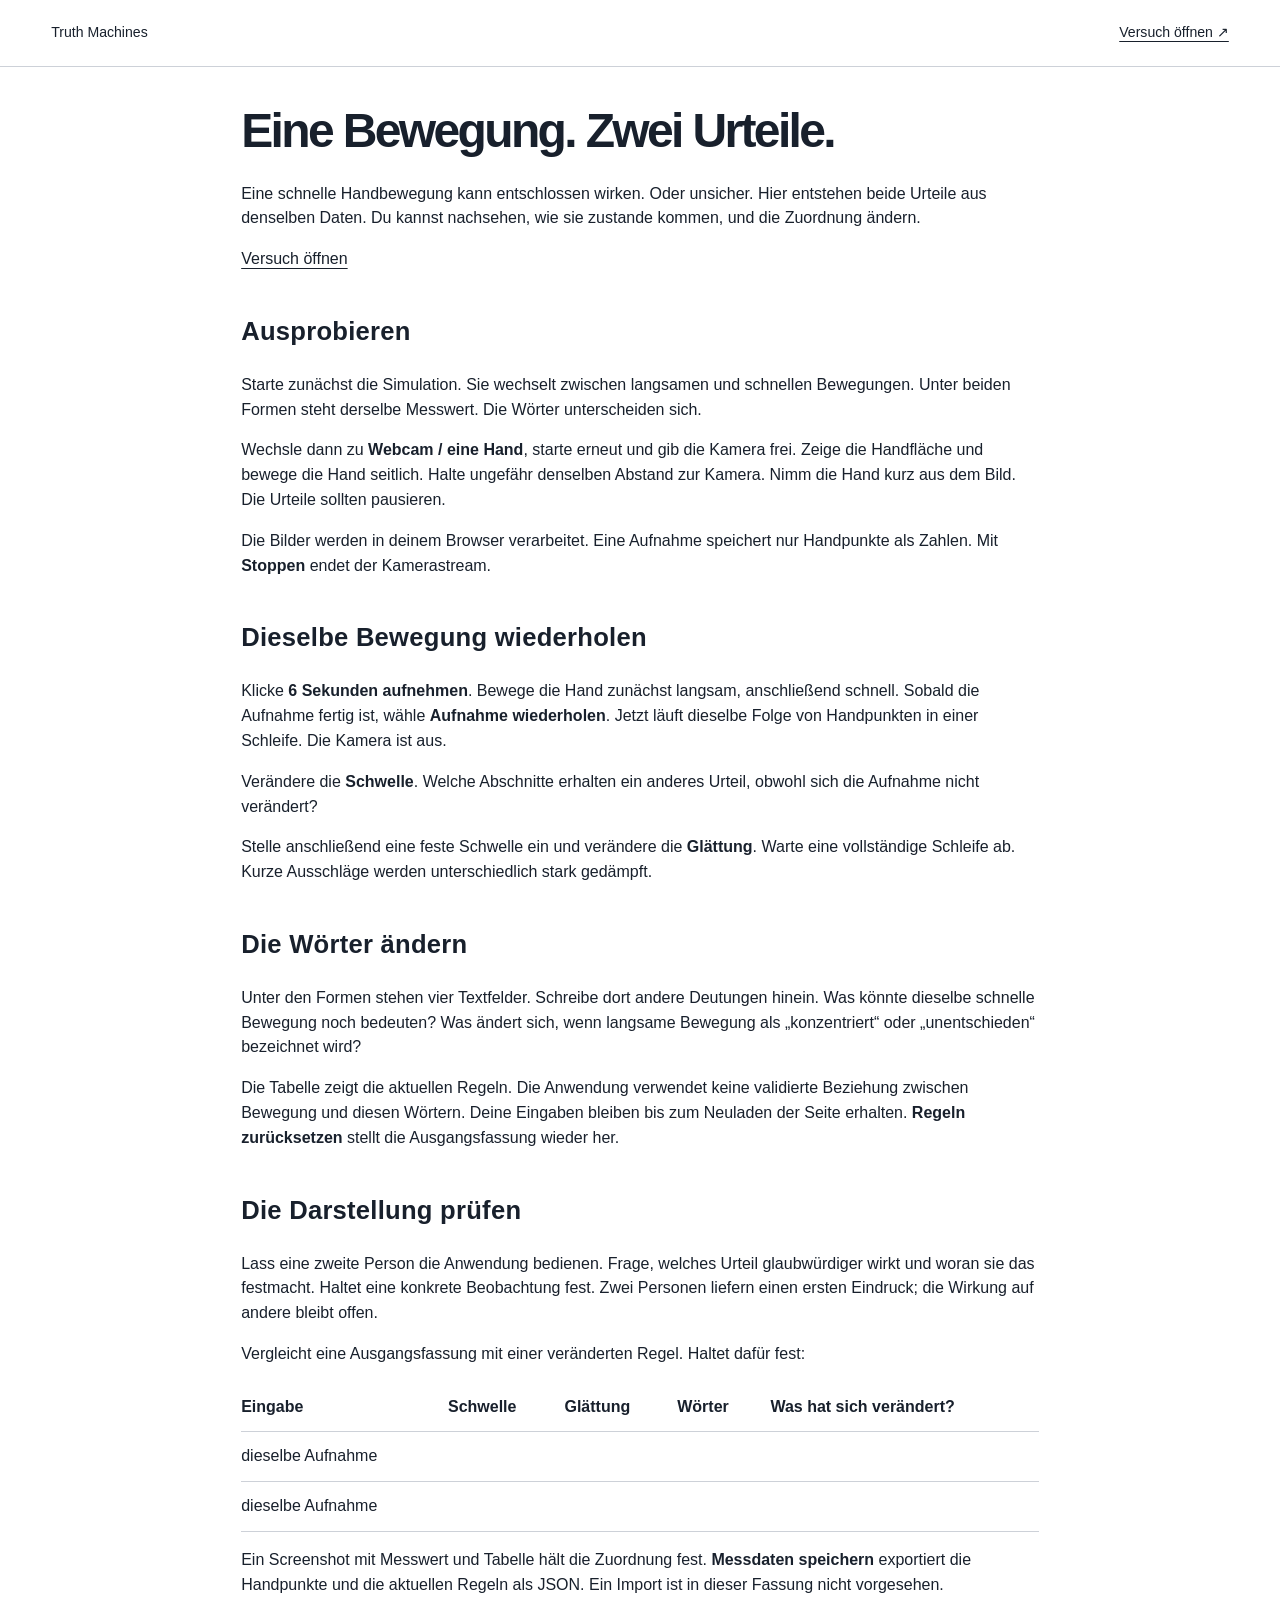
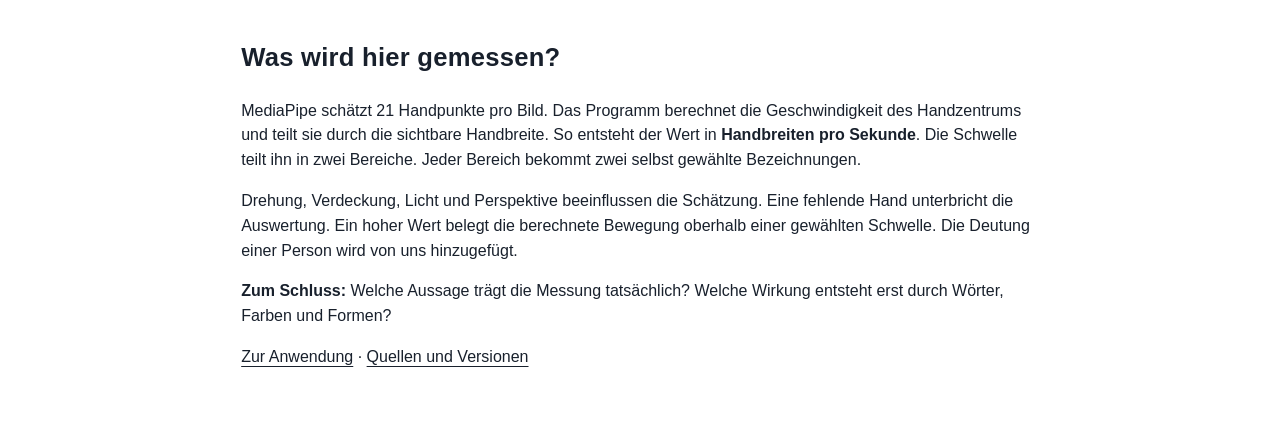
<file: anleitung.html>
<!doctype html><html lang="de"><meta charset="utf-8"><meta name="viewport" content="width=device-width,initial-scale=1"><title>Zum Versuch · Truth Machines</title><link rel="stylesheet" href="style.css"><header><span>Truth Machines</span><a href="index.html">Versuch öffnen ↗</a></header><main class="document"><h1>Eine Bewegung. Zwei Urteile.</h1>
<p>Eine schnelle Handbewegung kann entschlossen wirken. Oder unsicher. Hier entstehen beide Urteile aus denselben Daten. Du kannst nachsehen, wie sie zustande kommen, und die Zuordnung ändern.</p>
<p><a href="index.html">Versuch öffnen</a></p>
<h2>Ausprobieren</h2>
<p>Starte zunächst die Simulation. Sie wechselt zwischen langsamen und schnellen Bewegungen. Unter beiden Formen steht derselbe Messwert. Die Wörter unterscheiden sich.</p>
<p>Wechsle dann zu <strong>Webcam / eine Hand</strong>, starte erneut und gib die Kamera frei. Zeige die Handfläche und bewege die Hand seitlich. Halte ungefähr denselben Abstand zur Kamera. Nimm die Hand kurz aus dem Bild. Die Urteile sollten pausieren.</p>
<p>Die Bilder werden in deinem Browser verarbeitet. Eine Aufnahme speichert nur Handpunkte als Zahlen. Mit <strong>Stoppen</strong> endet der Kamerastream.</p>
<h2>Dieselbe Bewegung wiederholen</h2>
<p>Klicke <strong>6 Sekunden aufnehmen</strong>. Bewege die Hand zunächst langsam, anschließend schnell. Sobald die Aufnahme fertig ist, wähle <strong>Aufnahme wiederholen</strong>. Jetzt läuft dieselbe Folge von Handpunkten in einer Schleife. Die Kamera ist aus.</p>
<p>Verändere die <strong>Schwelle</strong>. Welche Abschnitte erhalten ein anderes Urteil, obwohl sich die Aufnahme nicht verändert?</p>
<p>Stelle anschließend eine feste Schwelle ein und verändere die <strong>Glättung</strong>. Warte eine vollständige Schleife ab. Kurze Ausschläge werden unterschiedlich stark gedämpft.</p>
<h2>Die Wörter ändern</h2>
<p>Unter den Formen stehen vier Textfelder. Schreibe dort andere Deutungen hinein. Was könnte dieselbe schnelle Bewegung noch bedeuten? Was ändert sich, wenn langsame Bewegung als „konzentriert“ oder „unentschieden“ bezeichnet wird?</p>
<p>Die Tabelle zeigt die aktuellen Regeln. Die Anwendung verwendet keine validierte Beziehung zwischen Bewegung und diesen Wörtern. Deine Eingaben bleiben bis zum Neuladen der Seite erhalten. <strong>Regeln zurücksetzen</strong> stellt die Ausgangsfassung wieder her.</p>
<h2>Die Darstellung prüfen</h2>
<p>Lass eine zweite Person die Anwendung bedienen. Frage, welches Urteil glaubwürdiger wirkt und woran sie das festmacht. Haltet eine konkrete Beobachtung fest. Zwei Personen liefern einen ersten Eindruck; die Wirkung auf andere bleibt offen.</p>
<p>Vergleicht eine Ausgangsfassung mit einer veränderten Regel. Haltet dafür fest:</p>
<table>
<thead>
<tr>
<th>Eingabe</th>
<th>Schwelle</th>
<th>Glättung</th>
<th>Wörter</th>
<th>Was hat sich verändert?</th>
</tr>
</thead>
<tbody><tr>
<td>dieselbe Aufnahme</td>
<td></td>
<td></td>
<td></td>
<td></td>
</tr>
<tr>
<td>dieselbe Aufnahme</td>
<td></td>
<td></td>
<td></td>
<td></td>
</tr>
</tbody></table>
<p>Ein Screenshot mit Messwert und Tabelle hält die Zuordnung fest. <strong>Messdaten speichern</strong> exportiert die Handpunkte und die aktuellen Regeln als JSON. Ein Import ist in dieser Fassung nicht vorgesehen.</p>
<h2>Was wird hier gemessen?</h2>
<p>MediaPipe schätzt 21 Handpunkte pro Bild. Das Programm berechnet die Geschwindigkeit des Handzentrums und teilt sie durch die sichtbare Handbreite. So entsteht der Wert in <strong>Handbreiten pro Sekunde</strong>. Die Schwelle teilt ihn in zwei Bereiche. Jeder Bereich bekommt zwei selbst gewählte Bezeichnungen.</p>
<p>Drehung, Verdeckung, Licht und Perspektive beeinflussen die Schätzung. Eine fehlende Hand unterbricht die Auswertung. Ein hoher Wert belegt die berechnete Bewegung oberhalb einer gewählten Schwelle. Die Deutung einer Person wird von uns hinzugefügt.</p>
<p><strong>Zum Schluss:</strong> Welche Aussage trägt die Messung tatsächlich? Welche Wirkung entsteht erst durch Wörter, Farben und Formen?</p>
<p><a href="index.html">Zur Anwendung</a> · <a href="QUELLEN.md">Quellen und Versionen</a></p>
</main></html>
</file>
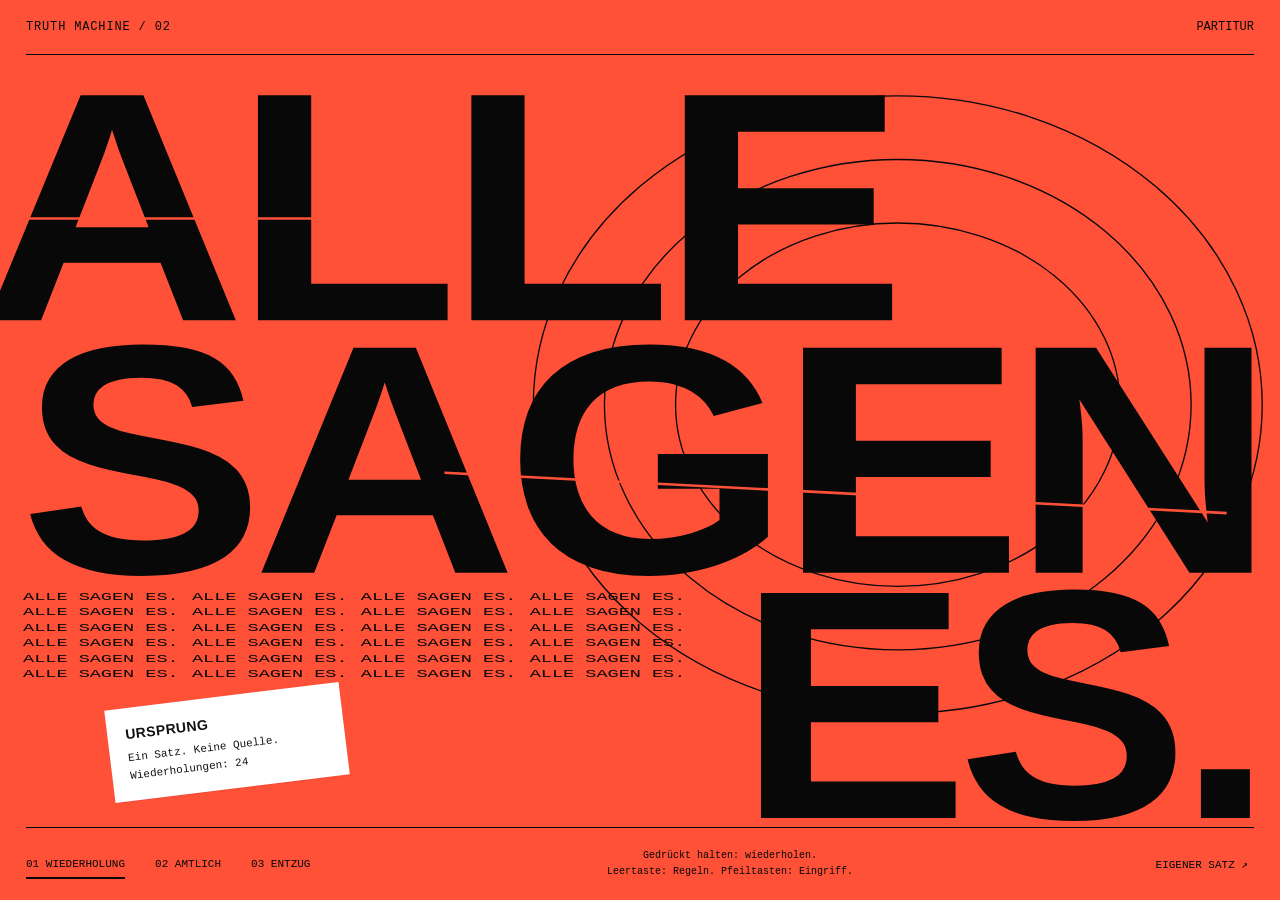
<file: glaubwuerdigkeit.html>
<!doctype html><html lang="de"><head><meta charset="utf-8"><meta name="viewport" content="width=device-width,initial-scale=1"><meta name="description" content="ALLE SAGEN ES. Eine typografische Versuchsanordnung für Truth Machine."><title>ALLE SAGEN ES. / Truth Machine</title><style>
:root{font-family:'Courier New',Courier,monospace;color:#080808;background:#ff5038;--bg:#ff5038;--fg:#080808}*{box-sizing:border-box}body{margin:0;background:var(--bg);color:var(--fg)}button,input,textarea,select{font:inherit;color:inherit}button,a{touch-action:manipulation}button{border:0;background:none;cursor:pointer}button:focus-visible,a:focus-visible{outline:2px solid currentColor;outline-offset:5px}header{height:55px;margin:0 26px;display:flex;align-items:center;justify-content:space-between;border-bottom:1px solid currentColor;font-size:12px;letter-spacing:.07em;position:relative;z-index:2}header button{font-size:12px;padding:10px 0;text-transform:uppercase}.mark{color:inherit;text-decoration:none}.stage{position:relative;height:calc(100svh - 128px);min-height:450px;overflow:hidden;touch-action:none;cursor:crosshair;user-select:none}#art{width:100%;height:100%;display:block}#slip{position:absolute;left:8.5%;bottom:5%;width:236px;background:#fff;color:#111;padding:15px 18px;transform:rotate(-7deg);font-size:11px;line-height:1.6;cursor:grab;box-shadow:0 1px 0 #0001;z-index:1;touch-action:none}#slip strong{font-family:Arial,Helvetica,sans-serif;letter-spacing:.03em;font-size:14px;display:block;margin-bottom:5px}#slip p{margin:0;overflow-wrap:anywhere}#slip:active{cursor:grabbing}.dock{border-top:1px solid currentColor;margin:0 26px;min-height:73px;display:flex;align-items:center;justify-content:space-between;gap:20px;font-size:11px;position:relative;z-index:2}.modes{display:flex;gap:30px}.modes button{padding:13px 0;position:relative;font-size:11px;white-space:nowrap}.modes button[aria-pressed=true]:after{content:'';position:absolute;bottom:4px;left:0;right:0;border-bottom:2px solid currentColor}.hint{font-size:10px;line-height:1.6;text-align:center;max-width:340px}.dock .edit{font-size:11px;text-transform:uppercase;white-space:nowrap}#notice{position:fixed;bottom:82px;right:26px;background:#fff;color:#111;font-size:11px;padding:10px 15px;max-width:330px;z-index:8;pointer-events:none}#notice:empty{display:none}dialog{padding:0;border:0;width:min(760px,calc(100% - 32px));max-height:90svh;color:#151515;background:#eeeae2;box-shadow:0 0 0 1px #111}dialog::backdrop{background:#0009;backdrop-filter:blur(4px)}.sheet{padding:26px}.sheet-head{display:flex;justify-content:space-between;align-items:center;border-bottom:1px solid #111;padding-bottom:17px;margin-bottom:26px;font-size:11px;letter-spacing:.06em}.sheet-head button{font-size:13px}.sheet h1,.sheet h2{font-family:Arial,Helvetica,sans-serif;font-size:clamp(34px,6vw,64px);line-height:.97;letter-spacing:-.055em;font-weight:900;margin:0 0 24px}.sheet p{font-size:13px;line-height:1.7;max-width:580px}.score{border-top:1px solid #999;padding:16px 0;display:grid;grid-template-columns:32px 1fr;gap:12px}.score b{font:700 17px Arial,Helvetica,sans-serif}.score p{margin:0}.score strong{display:block;margin-bottom:4px}.sheet .fine{font-size:10px;color:#555;border-top:1px solid #999;padding-top:15px}.sheet label{display:block;font-size:11px;margin:20px 0 8px;text-transform:uppercase;letter-spacing:.05em}textarea,input[type=text],select{width:100%;border:0;border-bottom:1px solid #111;border-radius:0;padding:10px 0;background:transparent;resize:vertical;font-size:16px}textarea{font-family:Arial,Helvetica,sans-serif;font-size:30px;line-height:1.2;font-weight:bold}.row{display:grid;grid-template-columns:1fr 1fr;gap:25px}input[type=range]{width:100%;accent-color:#111}.tools{display:flex;flex-wrap:wrap;gap:9px;border-top:1px solid #999;padding-top:22px;margin-top:24px}.tools button,.apply{border:1px solid #111;padding:12px 14px;font-size:11px}.tools button:hover,.apply:hover{background:#111;color:white}.apply{width:100%;margin-top:22px;background:#111;color:#eeeae2}.switch{display:flex!important;align-items:center;gap:10px;text-transform:none!important;letter-spacing:0!important;font-size:12px!important}.swatches{display:flex;gap:10px;padding-top:10px}.swatches button{width:35px;height:35px;background:var(--c);border:1px solid #888}.swatches button[aria-pressed=true]{outline:2px solid #111;outline-offset:3px}#contact{width:min(1300px,calc(100% - 32px))}.contact-grid{display:grid;grid-template-columns:repeat(3,1fr);gap:12px}.contact-grid figure{margin:0}.contact-grid svg{width:100%;height:auto;background:#ff5038}.contact-grid figcaption{font-size:10px;margin-top:8px}.empty{border:1px dashed #999;min-height:200px;padding:20px;font-size:12px}.rule-tag{display:none;position:absolute;top:16px;left:26px;max-width:360px;background:#eeeae2;color:#111;padding:16px;font-size:11px;line-height:1.6;z-index:3}.rule-tag b{display:block}.show-rules .rule-tag{display:block}.exhibition header,.exhibition .dock{display:none}.exhibition .stage{height:100svh}.exit{display:none;position:fixed;right:15px;top:15px;color:var(--fg);border:1px solid currentColor;padding:8px 12px;font-size:10px;z-index:5}.exhibition .exit{display:block}.hidden{display:none!important}@media(max-width:750px){header{margin:0 16px;height:48px;font-size:10px}.stage{height:calc(100svh - 160px);min-height:400px}.dock{margin:0 16px;min-height:112px;flex-wrap:wrap;gap:0}.modes{width:100%;justify-content:space-between;gap:15px}.modes button{font-size:10px}.hint{max-width:220px;font-size:9px;text-align:left}.dock .edit{font-size:10px}.sheet{padding:20px}.row{gap:16px}.contact-grid{grid-template-columns:1fr}.sheet p{font-size:12px}#slip{width:190px;font-size:10px;padding:11px 14px;bottom:7%;left:8%}.rule-tag{left:16px;right:16px;max-width:none}#notice{bottom:125px;right:16px;left:16px;max-width:none}}@media print{body{background:white;color:black}header,.dock,.exit,#notice,#slip,dialog{display:none!important}.stage{height:95vh;min-height:0}#art{width:100%;height:100%}@page{size:A3 landscape;margin:0}}
</style></head><body>
<header><a class="mark" href="#">TRUTH MACHINE / 02</a><button id="scoreBtn">Partitur</button></header>
<main class="stage" id="stage" aria-label="Interaktive typografische Arbeit. Gedrückt halten oder mit den Pfeiltasten eingreifen."><svg id="art" preserveAspectRatio="none" viewBox="0 0 1440 850" role="img" aria-labelledby="artTitle artDesc"></svg><div class="rule-tag" id="ruleTag"></div><div id="slip" tabindex="0" aria-label="Quellenzettel. Mit der Maus verschiebbar; mit Q ausblendbar."><strong>URSPRUNG</strong><p id="origin">Ein Satz. Keine Quelle.</p><p id="count">Wiederholungen: 24</p></div></main>
<footer class="dock"><div class="modes" role="group" aria-label="Eingriff wählen"><button data-mode="0" aria-pressed="true">01 WIEDERHOLUNG</button><button data-mode="1" aria-pressed="false">02 AMTLICH</button><button data-mode="2" aria-pressed="false">03 ENTZUG</button></div><div class="hint" id="hint">Gedrückt halten: wiederholen.<br>Leertaste: Regeln. Pfeiltasten: Eingriff.</div><button id="editBtn" class="edit">Eigener Satz ↗</button></footer>
<button id="exit" class="exit">Zurück · Esc</button><div id="notice" role="status" aria-live="polite"></div>
<dialog id="score"><div class="sheet"><div class="sheet-head"><span>PARTITUR / TRUTH MACHINE</span><button data-close="score">SCHLIESSEN ×</button></div><h1>Wie sieht eine<br>glaubwürdige<br>Aussage aus?</h1><p>Nimm einen Satz, dessen Gewissheit dich stört. Einen Werbesatz, eine eigene Behauptung, eine Wendung aus dem Alltag. Halte seine Herkunft fest.</p><div class="score"><b>01</b><p><strong>Lass ihn den Raum besetzen.</strong>Wiederhole ihn, bis seine Herkunft untergeht. Beobachte den Moment, in dem die Menge der Stimmen als Begründung erscheint.</p></div><div class="score"><b>02</b><p><strong>Gib ihm eine Instanz.</strong>Setze ihn in Umlauf als Bescheid, Abdruck, Dokument. Jeder Klick hinterlässt einen weiteren Bestätigungsstempel. Die Stempel vervielfachen den Gestus der Prüfung.</p></div><div class="score"><b>03</b><p><strong>Entziehe etwas.</strong>Verschiebe die schwarzen Flächen. Lass Teile des Satzes verschwinden. Welche Aussage liest man aus den Resten?</p></div><p>Halte aus jedem Eingriff einen Zustand fest. Zeige die drei Fassungen einer Person, zunächst ohne Erklärung. Lass sie benennen, was sie gelesen und wem sie geglaubt hat. Verändere danach eine einzige Entscheidung.</p><p>Für die Ausstellung: Der Satz und die Eingriffe bilden die Arbeit. Der Quellenzettel gehört dazu. Entscheide, wo er liegt, wann er sichtbar wird und ob das Publikum ihn erreichen kann.</p><p class="fine">Die drei Beispiele und die Bestätigungsstempel sind fiktiv. Die Arbeit vergibt keinen Wahrheitswert. Sichtbar werden Wiederholung, Inszenierung einer Instanz und Auslassung. Bei eigenen Zitaten: Quelle und Kontext angeben.</p><div class="tools"><button id="startScore">Mit einem Satz beginnen ↗</button><button id="rulesBtn">Regeln auf der Fläche zeigen</button></div></div></dialog>
<dialog id="editor"><div class="sheet"><div class="sheet-head"><span>MATERIAL / EINGRIFF</span><button data-close="editor">SCHLIESSEN ×</button></div><h2>Dein Satz.<br>Sein Auftreten.</h2><label for="example">Drei fiktive Ausgangssätze</label><select id="example"><option value="0">ALLE SAGEN ES.</option><option value="1">DAS IST SICHER.</option><option value="2">WIR HABEN GEPRÜFT.</option><option value="3">Eigener Satz</option></select><label for="sentence">Satz · maximal 110 Zeichen</label><textarea id="sentence" rows="2" maxlength="110">ALLE SAGEN ES.</textarea><label for="source">Herkunft / Kontext · wird auf dem Zettel gezeigt</label><input id="source" type="text" maxlength="180" value="Ein Satz. Keine Quelle."><div class="row"><div><label for="font">Stimme</label><select id="font"><option value="sans">Grotesk</option><option value="serif">Antiqua</option><option value="mono">Schreibmaschine</option></select></div><div><label for="intensity">Eingriff <output id="intensityOut">24</output></label><input id="intensity" type="range" min="0" max="100" value="24"></div></div><label>Fläche</label><div class="swatches"><button data-palette="coral" style="--c:#ff5038" aria-label="Signalrot" aria-pressed="true"></button><button data-palette="acid" style="--c:#dfff00" aria-label="Säuregelb" aria-pressed="false"></button><button data-palette="paper" style="--c:#eeeae2" aria-label="Papier" aria-pressed="false"></button></div><label class="switch"><input id="sourceVisible" type="checkbox" checked>Quellenzettel sichtbar · Taste Q</label><button id="apply" class="apply">Auf die Fläche ↗</button><div class="tools"><button id="capture">Zustand festhalten</button><button id="compare">Drei Zustände ansehen</button><button id="svgDownload">Druckgrafik / SVG</button><button id="htmlDownload">Arbeit / HTML</button><button id="share">Link kopieren</button><button id="exhibit">Ausstellung</button><button id="reset">Neu beginnen</button></div><p class="fine">Eigene Eingaben bleiben im Browser. HTML enthält die Arbeit und ihre gespeicherten Zustände. Ein neuer Satz beginnt einen neuen Vergleich. SVG sichert die aktuelle Fläche einschließlich Herkunft. Alles läuft ohne Anmeldung, externe Schriften oder Modellzugriff. Der Eingriff lässt sich auch mit den Pfeiltasten verändern. 1 / 2 / 3 wechseln die Fassung.</p></div></dialog>
<dialog id="contact"><div class="sheet"><div class="sheet-head"><span>DREI ZUSTÄNDE / EIN SATZ</span><button data-close="contact">SCHLIESSEN ×</button></div><div class="contact-grid" id="contactGrid"></div><div class="tools"><button id="backEdit">Weiterarbeiten ↗</button></div></div></dialog>
<script id="initial-state" type="application/json">null</script><script>
(()=>{'use strict';const $=id=>document.getElementById(id),key='truth-aussage-art-v2',palettes={coral:'#ff5038',acid:'#dfff00',paper:'#eeeae2'},fonts={sans:'Arial, Helvetica, sans-serif',serif:'Georgia, Palatino, serif',mono:'Courier New, Courier, monospace'},titles=['WIEDERHOLUNG','AMTLICH','ENTZUG'];const fresh=()=>({v:2,sentence:'ALLE SAGEN ES.',source:'Ein Satz. Keine Quelle.',mode:0,intensity:24,font:'sans',palette:'coral',sourceVisible:true,slip:{x:8.5,y:5},stamps:[],saved:[null,null,null]});let state=fresh(),rules=false,holding=false,timer=null,moved=false,drag=null,noticeTimer;const initial=JSON.parse($('initial-state').textContent||'null');
function clean(x,allowSaved=true){const d=fresh();if(!x||x.v!==2)return d;d.sentence=String(x.sentence||d.sentence).slice(0,110);d.source=String(x.source||'Herkunft offen.').slice(0,180);d.mode=[0,1,2].includes(x.mode)?x.mode:0;d.intensity=Math.max(0,Math.min(100,Number(x.intensity)||0));d.font=Object.hasOwn(fonts,x.font)?x.font:'sans';d.palette=Object.hasOwn(palettes,x.palette)?x.palette:'coral';d.sourceVisible=x.sourceVisible!==false;d.slip={x:Math.max(0,Math.min(75,Number(x.slip?.x)||8.5)),y:Math.max(0,Math.min(70,Number(x.slip?.y)||5))};d.stamps=(Array.isArray(x.stamps)?x.stamps:[]).slice(-30).map(p=>({x:Math.max(60,Math.min(1380,Number(p.x)||720)),y:Math.max(80,Math.min(780,Number(p.y)||400)),r:Math.max(-25,Math.min(25,Number(p.r)||0))}));if(allowSaved&&Array.isArray(x.saved))d.saved=[0,1,2].map(i=>x.saved[i]?clean(x.saved[i],false):null);return d}
const enc=s=>btoa(String.fromCharCode(...new TextEncoder().encode(JSON.stringify(s))));try{if(location.hash.startsWith('#arbeit=')){if(location.hash.length>60000)throw Error();state=clean(JSON.parse(new TextDecoder().decode(Uint8Array.from(atob(location.hash.slice(8)),c=>c.charCodeAt(0)))))}else if(initial)state=clean(initial);else{const raw=localStorage.getItem(key);if(raw)state=clean(JSON.parse(raw))}}catch{}
const esc=s=>String(s).replace(/[&<>"']/g,c=>({'&':'&amp;','<':'&lt;','>':'&gt;','"':'&quot;',"'":'&#39;'}[c]));function tell(s){$('notice').textContent=s;clearTimeout(noticeTimer);noticeTimer=setTimeout(()=>$('notice').textContent='',4500)}function save(){try{if(!initial)localStorage.setItem(key,JSON.stringify(state))}catch{}}
function lines(s){const words=s.toUpperCase().split(/\s+/).filter(Boolean);if(words.length<=3)return words;const out=['','',''];let i=0;const target=Math.ceil(s.length/3);for(const w of words){if(out[i]&&out[i].length+w.length>target&&i<2)i++;out[i]+=(out[i]?' ':'')+w}return out.filter(Boolean)}
function text(x,y,s,size,width,extra=''){return `<text x="${x}" y="${y}" font-size="${size}" ${width?`textLength="${width}" lengthAdjust="spacingAndGlyphs"`:''} ${extra}>${esc(s)}</text>`}
function stamp(p,fg){return `<g transform="translate(${p.x} ${p.y}) rotate(${p.r})" fill="none" stroke="${fg}" stroke-width="3"><rect x="-137" y="-42" width="274" height="84"/><rect x="-131" y="-36" width="262" height="72" stroke-width="1"/><text x="0" y="0" fill="${fg}" stroke="none" text-anchor="middle" font-family="Arial, Helvetica, sans-serif" font-size="30" font-weight="900">BESTÄTIGT</text><text x="0" y="24" fill="${fg}" stroke="none" text-anchor="middle" font-family="Courier New, monospace" font-size="10">FIKTIVER STEMPEL / OHNE PRÜFUNG</text></g>`}
function art(s,withSource=false){const bg=s.mode===1?'#111111':s.mode===2?'#eeeae2':palettes[s.palette],fg=s.mode===1?'#eeeae2':'#080808',accent=palettes[s.palette],ls=lines(s.sentence),n=ls.length,coords=n===3?[[ -24,292,1030],[22,570,1400],[830,840,590]]:n===2?[[10,385,1390],[30,795,1380]]:[[0,640,1440]],size=n===3?360:n===2?470:540;let out=`<title id="artTitle">${esc(s.sentence)} / ${titles[s.mode]}</title><desc id="artDesc">Typografischer Versuch. ${s.mode===0?s.intensity+' zusätzliche Wiederholungen.':s.mode===1?s.stamps.length+' fiktive Bestätigungsstempel.':s.intensity+' Prozent Eingriff in die Sichtbarkeit.'} Herkunft: ${esc(s.source)}</desc><rect width="1440" height="850" fill="${bg}"/>`;
if(s.mode===0){out+=`<g font-family="${fonts[s.font]}" font-weight="900" letter-spacing="-12" fill="${fg}">`+ls.map((l,i)=>text(...coords[i].slice(0,2),l,size,coords[i][2])).join('')+'</g>';const count=Math.round(s.intensity);out+=`<g font-family="Courier New, monospace" font-size="12" fill="${fg}">`;for(let k=0;k<count;k++){const col=k%4,row=Math.floor(k/4),x=26+col*190,y=600+row*17;out+=text(x,y,s.sentence.toUpperCase(),12,175)}out+='</g>';out+=`<g fill="none" stroke="${fg}" stroke-width="1.5" transform="rotate(${(s.intensity-24)*.16} 1010 385)">`;for(let j=0;j<3;j++)out+=`<ellipse cx="1010" cy="385" rx="${410-j*80}" ry="${340-j*70}"/>`;out+='</g>';const shift=s.intensity*.6;out+=`<path d="M0 180H460 M500 460L1380 ${490+shift}" stroke="${bg}" stroke-width="${Math.max(1,s.intensity*.12)}"/>`;
}else if(s.mode===1){out+=`<g stroke="${fg}" opacity=".33" fill="none"><rect x="52" y="30" width="1336" height="780"/><rect x="61" y="39" width="1318" height="762"/><path d="M52 140H1388 M52 700H1388 M84 30V810 M1356 30V810"/></g><g fill="${fg}" font-family="Courier New, monospace">${text(105,80,'AKTE 02 / BEHAUPTUNG',12)}${text(1030,80,'STATUS: ZUGESCHRIEBEN',12)}${text(105,758,'INSTANZ FÜR ALLGEMEINE GEWISSHEIT',12)}${text(105,781,'FIKTIVE INSTITUTION / KEINE PRÜFUNG',10)}</g>`;out+=`<g fill="${fg}" font-family="${fonts[s.font]}" font-weight="${s.font==='serif'?400:700}" text-anchor="middle">`+ls.map((l,i)=>text(720,250+i*(390/Math.max(1,n-1)),l,n===1?190:145,Math.min(1120,Math.max(330,l.length*72)))).join('')+'</g>';out+=s.stamps.map(p=>stamp(p,accent)).join('');if(!s.stamps.length)out+=stamp({x:1100,y:640,r:-12},accent);
}else{out+=`<g fill="${fg}" font-family="${fonts[s.font]}" font-weight="900" letter-spacing="-9">`+ls.map((l,i)=>text(18,270+i*(540/Math.max(1,n-1)),l,n===1?390:320,1380)).join('')+'</g>';const cut=s.intensity/100;for(let j=0;j<7;j++){const y=50+j*115,w=70+cut*(1100-j%3*150),x=j%2?1440-w:0;out+=`<rect x="${x}" y="${y}" width="${w}" height="${36+cut*38}" fill="${fg}"/><path d="M${x} ${y+20}h${w}" stroke="${bg}" stroke-width=".5" opacity=".5"/>`}out+=`<g font-family="Courier New, monospace" fill="${fg}">${text(30,830,'AUSLASSUNG / '+Math.round(s.intensity)+' % EINGRIFF / DER SATZ BLEIBT IM DOKUMENT',10)}</g>`}
if(withSource&&s.sourceVisible){out+=`<g transform="translate(${s.slip.x*14.4} ${850-s.slip.y*8.5-138}) rotate(-7)"><rect width="340" height="138" fill="white"/><g fill="#111" font-family="Courier New, monospace">${text(18,26,'URSPRUNG',16,0,'font-weight="bold"')}${text(18,50,s.source.slice(0,48),11)}${text(18,68,s.source.slice(48,96),11)}${text(18,86,s.source.slice(96,144),11)}${text(18,104,s.source.slice(144,180),11)}${text(18,125,'TRUTH MACHINE / GESTALTUNGSVERSUCH',9)}</g></g>`}return out}
function render(){const bg=state.mode===1?'#111111':state.mode===2?'#eeeae2':palettes[state.palette],fg=state.mode===1?'#eeeae2':'#080808';document.documentElement.style.setProperty('--bg',bg);document.documentElement.style.setProperty('--fg',fg);$('art').innerHTML=art(state);$('origin').textContent=state.source;$('count').textContent=state.mode===0?'Wiederholungen: '+Math.round(state.intensity):state.mode===1?'Abdrücke: '+(state.stamps.length||1):'Auslassung: '+Math.round(state.intensity)+' %';$('slip').classList.toggle('hidden',!state.sourceVisible);$('slip').style.left=state.slip.x+'%';$('slip').style.bottom=state.slip.y+'%';document.querySelectorAll('[data-mode]').forEach(b=>b.setAttribute('aria-pressed',String(Number(b.dataset.mode)===state.mode)));$('hint').innerHTML=['Gedrückt halten: wiederholen.<br>Leertaste: Regeln. Pfeiltasten: Eingriff.','Klicken: bestätigen.<br>Leertaste: Regeln. Q: Quellenzettel.','Ziehen: auslassen.<br>Leertaste: Regeln. Pfeiltasten: Eingriff.'][state.mode];$('ruleTag').innerHTML=['<b>01 / WIEDERHOLUNG</b>Ein identischer Satz wird vervielfacht. Gedrückt halten erhöht die Zahl der Abdrucke. Die Ellipsen und Schnittlinien verschieben sich mit der Wiederholung. Die Quelle bleibt dieselbe.','<b>02 / AMTLICH</b>Jeder Klick setzt einen fiktiven Bestätigungsstempel. Die Abdrucke führen keine Prüfung aus. Der Satz erhält Rahmen, Aktenzeichen und eine erfundene Instanz.','<b>03 / ENTZUG</b>Die horizontale Position des Zeigers bestimmt die Breite der schwarzen Flächen. Der Wortlaut bleibt im Dokument. Teile davon werden unlesbar.'][state.mode];save()}
function sync(){for(const id of ['sentence','source','font','intensity'])$(id).value=state[id];$('sourceVisible').checked=state.sourceVisible;$('intensityOut').textContent=Math.round(state.intensity);document.querySelectorAll('[data-palette]').forEach(b=>b.setAttribute('aria-pressed',String(b.dataset.palette===state.palette)))}
function open(id){stop();sync();$(id).showModal()}function stop(){holding=false;clearInterval(timer);timer=null}function mode(n){stop();state.mode=n;render()}
document.querySelectorAll('[data-mode]').forEach(b=>b.onclick=()=>mode(Number(b.dataset.mode)));$('scoreBtn').onclick=()=>open('score');$('editBtn').onclick=()=>open('editor');document.querySelectorAll('[data-close]').forEach(b=>b.onclick=()=>$(b.dataset.close).close());$('startScore').onclick=()=>{$('score').close();open('editor')};function toggleRules(){rules=!rules;document.body.classList.toggle('show-rules',rules)}$('rulesBtn').onclick=()=>{$('score').close();toggleRules()};
for(const id of ['sentence','source','font','intensity'])$(id).oninput=()=>{if(id==='sentence'&&state.sentence!==$(id).value)state.saved=[null,null,null];state[id]=id==='intensity'?Number($(id).value):$(id).value;if(id==='sentence'&&!state.sentence.trim())state.sentence='…';$('intensityOut').textContent=Math.round(state.intensity);render()};$('sourceVisible').onchange=()=>{state.sourceVisible=$('sourceVisible').checked;render()};$('example').onchange=()=>{const ex=['ALLE SAGEN ES.','DAS IST SICHER.','WIR HABEN GEPRÜFT.'];if(Number($('example').value)<3){state.saved=[null,null,null];state.sentence=ex[Number($('example').value)];state.source='Fiktiver Ausgangssatz / Truth Machine';sync();render()}};document.querySelectorAll('[data-palette]').forEach(b=>b.onclick=()=>{state.palette=b.dataset.palette;sync();render()});$('apply').onclick=()=>$('editor').close();
$('stage').onpointerdown=e=>{if(e.target.closest('#slip')||e.target.closest('.rule-tag'))return;holding=true;moved=false;$('stage').setPointerCapture(e.pointerId);if(state.mode===0){state.intensity=Math.min(100,state.intensity+1);render();timer=setInterval(()=>{state.intensity=Math.min(100,state.intensity+1);render();if(state.intensity===100)stop()},100)}if(state.mode===1){const r=$('stage').getBoundingClientRect(),p={x:(e.clientX-r.left)/r.width*1440,y:(e.clientY-r.top)/r.height*850,r:((state.stamps.length*17)%40)-20};state.stamps.push(p);state.stamps=state.stamps.slice(-30);render()}if(state.mode===2)redact(e)};
function redact(e){const r=$('stage').getBoundingClientRect();state.intensity=Math.max(0,Math.min(100,(e.clientX-r.left)/r.width*100));render()}
$('stage').onpointermove=e=>{if(holding&&state.mode===2)redact(e)};for(const ev of ['pointerup','pointercancel','lostpointercapture'])$('stage').addEventListener(ev,stop);window.addEventListener('blur',stop);
$('slip').onpointerdown=e=>{e.stopPropagation();const r=$('stage').getBoundingClientRect();drag={px:e.clientX,py:e.clientY,x:state.slip.x,y:state.slip.y,w:r.width,h:r.height};$('slip').setPointerCapture(e.pointerId)};$('slip').onpointermove=e=>{if(!drag)return;state.slip.x=Math.max(0,Math.min(75,drag.x+(e.clientX-drag.px)/drag.w*100));state.slip.y=Math.max(0,Math.min(70,drag.y-(e.clientY-drag.py)/drag.h*100));render()};for(const ev of ['pointerup','pointercancel','lostpointercapture'])$('slip').addEventListener(ev,()=>{drag=null});
document.addEventListener('keydown',e=>{if(document.querySelector('dialog[open]')||['INPUT','SELECT','TEXTAREA'].includes(e.target.tagName))return;if(e.code==='Space'){e.preventDefault();toggleRules()}if(['1','2','3'].includes(e.key))mode(Number(e.key)-1);if(e.key.toLowerCase()==='q'){state.sourceVisible=!state.sourceVisible;render()}if(['ArrowLeft','ArrowRight','ArrowUp','ArrowDown'].includes(e.key)){e.preventDefault();state.intensity=Math.max(0,Math.min(100,state.intensity+(['ArrowRight','ArrowUp'].includes(e.key)?3:-3)));render()}if(e.key==='Escape')document.body.classList.remove('exhibition')});
$('capture').onclick=()=>{state.saved[state.mode]=clean(state,false);save();tell('Zustand '+String(state.mode+1).padStart(2,'0')+' festgehalten.')};function contact(){let items=state.saved.map((s,i)=>s?`<figure><svg viewBox="0 0 1440 850" role="img" aria-label="${esc(s.sentence)}">${art(s,true)}</svg><figcaption>0${i+1} / ${titles[i]} / ${esc(s.sentence)}</figcaption></figure>`:`<div class="empty">0${i+1} / ${titles[i]}<br><br>Noch kein Zustand festgehalten.</div>`);$('contactGrid').innerHTML=items.join('');$('editor').close();$('contact').showModal()}$('compare').onclick=contact;$('backEdit').onclick=()=>{$('contact').close();open('editor')};
function download(data,name,type){const u=URL.createObjectURL(new Blob([data],{type})),a=document.createElement('a');a.href=u;a.download=name;a.click();setTimeout(()=>URL.revokeObjectURL(u),2000)}$('svgDownload').onclick=()=>{download(`<svg xmlns="http://www.w3.org/2000/svg" viewBox="0 0 1440 850" width="1440" height="850">${art(state,true)}</svg>`,'truth-machine-'+titles[state.mode].toLowerCase()+'.svg','image/svg+xml');tell('Druckgrafik gespeichert.')};$('htmlDownload').onclick=()=>{const doc=document.documentElement.cloneNode(true);doc.querySelector('#initial-state').textContent=JSON.stringify(state).replace(/</g,'\\u003c');doc.querySelectorAll('dialog').forEach(d=>d.removeAttribute('open'));doc.querySelector('body').className='';doc.querySelector('#notice').textContent='';download('<!doctype html>\n'+doc.outerHTML,'truth-machine-arbeit.html','text/html;charset=utf-8');tell('Arbeit mit den gespeicherten Zuständen gesichert.')};$('share').onclick=async()=>{if(location.protocol==='file:'){tell('Für diese lokale Arbeit bitte HTML speichern.');return}const u=new URL(location.href);u.hash='arbeit='+enc(state);try{await navigator.clipboard.writeText(u.href);tell('Link mit deiner Arbeit kopiert.')}catch{tell('Kopieren blockiert. Sichere die Arbeit als HTML.')}};$('exhibit').onclick=()=>{$('editor').close();document.body.classList.add('exhibition');tell('1 / 2 / 3: Fassung. Leertaste: Regeln. E: Eingriff. Esc: zurück.')};$('exit').onclick=()=>document.body.classList.remove('exhibition');document.addEventListener('keydown',e=>{if(e.key.toLowerCase()==='e'&&!document.querySelector('dialog[open]')&&!['INPUT','TEXTAREA','SELECT'].includes(e.target.tagName))open('editor')});$('reset').onclick=()=>{state=fresh();rules=false;document.body.classList.remove('show-rules');sync();render();tell('Ausgangszustand wiederhergestellt.')};
render();
})();
</script></body></html>
</file>
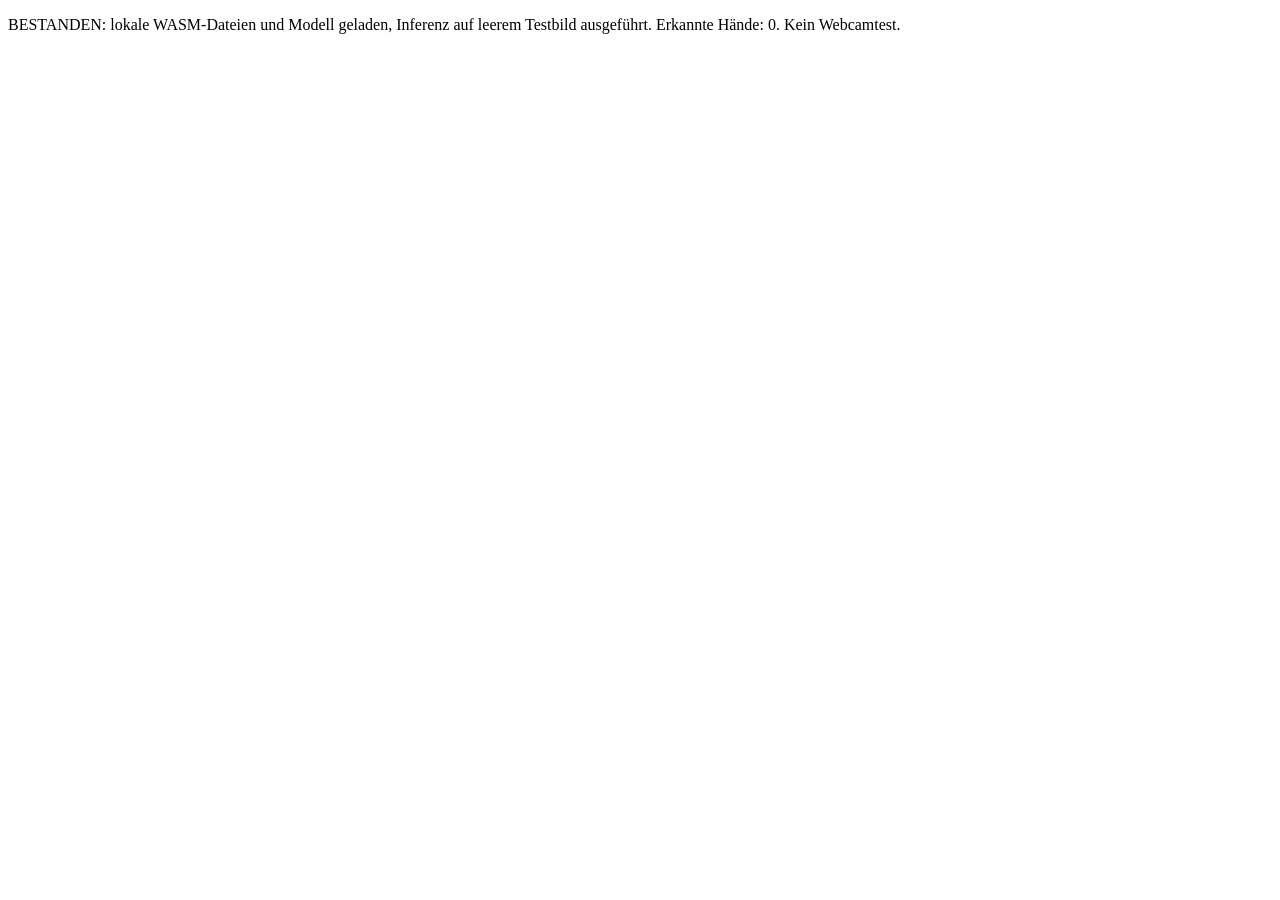
<file: modelltest.html>
<!doctype html><html lang="de"><meta charset="utf-8"><title>MediaPipe Modellprüfung</title><p id="result">Lädt lokale WASM-Dateien und das Handmodell …</p><script type="module">
import { FilesetResolver, HandLandmarker } from './vendor/vision_bundle.mjs';
try {
const vision = await FilesetResolver.forVisionTasks('./vendor/wasm');
const tracker = await HandLandmarker.createFromOptions(vision, {baseOptions:{modelAssetPath:'./vendor/hand_landmarker.task',delegate:'CPU'},runningMode:'IMAGE',numHands:1});
const canvas=document.createElement('canvas'); canvas.width=640;canvas.height=480;
const context=canvas.getContext('2d');context.fillStyle='white';context.fillRect(0,0,640,480);
const result=tracker.detect(canvas);tracker.close();
document.getElementById('result').textContent='BESTANDEN: lokale WASM-Dateien und Modell geladen, Inferenz auf leerem Testbild ausgeführt. Erkannte Hände: '+result.landmarks.length+'. Kein Webcamtest.';
} catch(e) { document.getElementById('result').textContent='FEHLER: '+e.message; }
</script></html>
</file>
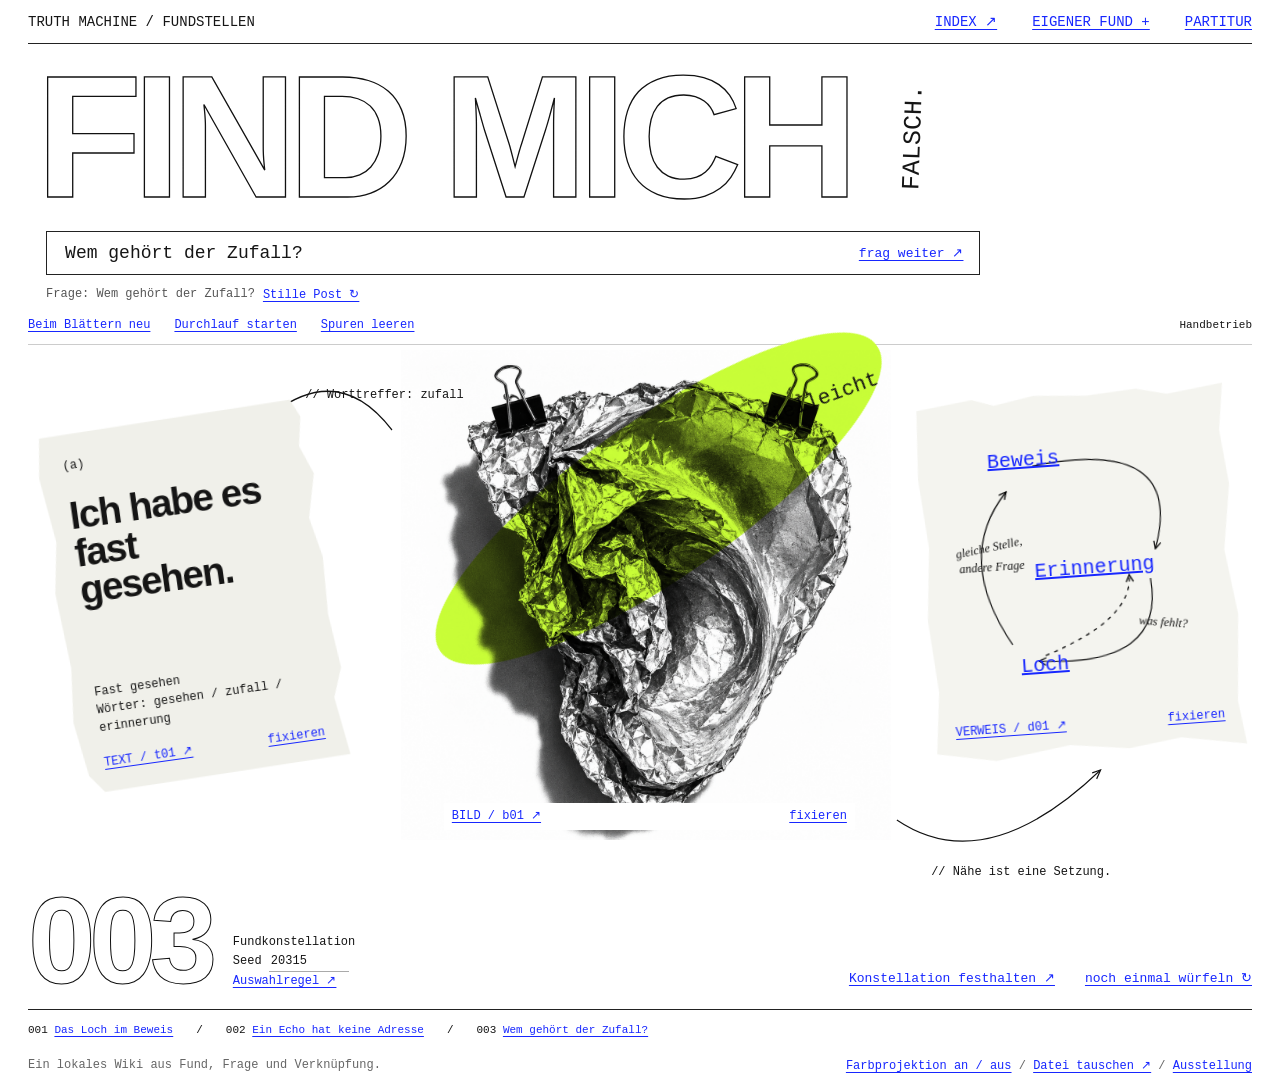
<file: zufallswiki.html>
<!doctype html><html lang="de"><head><meta charset="utf-8"><meta name="viewport" content="width=device-width,initial-scale=1"><meta name="description" content="FIND MICH FALSCH. Eine Frage, Stille Post und ein verzweigtes Fundstellen-Wiki für Truth Machine."><title>FIND MICH FALSCH. / Truth Machine</title><style>
:root{--blue:#1727ff;--lime:#caff37;--ink:#151515;font-family:'Courier New',Courier,monospace;color:var(--ink);background:white}*{box-sizing:border-box}body{margin:0}button,input,textarea,select{font:inherit;color:inherit}button{cursor:pointer;border:0;background:none;padding:0;color:var(--blue);text-decoration:underline;text-underline-offset:3px}button:hover,a:hover{color:#6f00de}a{color:var(--blue);text-underline-offset:3px}button:focus-visible,a:focus-visible,input:focus-visible,textarea:focus-visible,select:focus-visible{outline:2px solid var(--blue);outline-offset:4px}header{height:44px;display:flex;align-items:center;justify-content:space-between;margin:0 28px;border-bottom:1px solid #222;font-size:12px;gap:20px}header nav{display:flex;gap:35px}header{font-size:14px}.mast{margin:22px 36px 0;display:flex;align-items:center;gap:24px}.mast h1{margin:0;font-family:Arial,Helvetica,sans-serif;font-size:clamp(70px,13.6vw,215px);letter-spacing:-.055em;line-height:.82;font-weight:700;color:transparent;-webkit-text-stroke:1.3px #111}.mast .wrong{font-family:'Courier New',monospace;font-size:25px;transform:rotate(-88deg);margin-left:-12px;white-space:nowrap}#questionForm{display:flex;margin:22px 3.6% 0;width:73%;border:1px solid #222;align-items:center;padding:10px 16px;gap:15px}#question{border:0;outline:0;font-size:18px;width:100%;background:transparent}#questionForm button{white-space:nowrap;font-size:13px}.post{display:flex;align-items:center;gap:8px;flex-wrap:wrap;margin:8px 3.6% 0;font-size:12px;min-height:23px}.post .step{color:#555}.post button{font-size:12px}.collage{height:540px;position:relative;margin:0 20px;isolation:isolate;touch-action:pan-y}.fragment{position:absolute;touch-action:none;cursor:grab;transform:translate(var(--dx,0px),var(--dy,0px)) rotate(var(--rotate,0deg));font-size:12px}.fragment:active{cursor:grabbing}.fragment .fragment-foot{font-size:12px;display:flex;justify-content:space-between;gap:10px;line-height:1.4;margin-top:14px}.fragment .fragment-foot button{font-size:12px}.fragment.locked .fragment-foot{background:var(--lime)}.piece-text{left:3%;top:13%;width:22%;z-index:3;background:#f0f0ea;box-shadow:3px 5px 3px #0002;padding:28px 25px 20px;--rotate:-8deg;clip-path:polygon(2% 1%,95% 0,98% 5%,96% 13%,100% 21%,96% 33%,99% 44%,98% 60%,100% 75%,96% 83%,99% 99%,8% 100%,3% 95%,0 80%,2% 65%,0 44%,3% 30%,0 12%)}.piece-text .item-label{font-size:12px;margin-bottom:24px}.piece-text .found-text{font-family:Arial,Helvetica,sans-serif;font-weight:700;font-size:clamp(25px,3vw,46px);line-height:.98;letter-spacing:-.04em;overflow-wrap:anywhere;min-height:170px}.piece-text .small-copy{font-size:12px;line-height:1.5;margin:18px 0}.piece-image{left:25%;top:1%;width:51%;z-index:1;--rotate:0deg}.piece-image img{width:100%;height:490px;object-fit:contain;mix-blend-mode:multiply;display:block}.piece-image .fragment-foot{position:absolute;left:18%;bottom:10px;width:65%;background:white;padding:5px 8px}.piece-diagram{right:2%;top:9%;width:25%;z-index:3;padding:25px 20px 22px;background:#f4f4ef;box-shadow:3px 4px 3px #0002;--rotate:-4deg;clip-path:polygon(1% 2%,19% 0,26% 2%,39% 0,56% 1%,72% 0,82% 2%,100% 0,98% 13%,100% 28%,97% 46%,100% 64%,98% 88%,100% 100%,79% 97%,62% 99%,43% 97%,19% 100%,0 97%,2% 80%,0 60%,2% 40%,0 21%)}.piece-diagram svg{width:100%;height:280px;overflow:visible}.piece-diagram .caption{font-size:12px;line-height:1.5}.projection{position:absolute;left:30%;top:14%;width:43%;height:29%;background:var(--lime);border-radius:50%;transform:rotate(-35deg);mix-blend-mode:multiply;z-index:2;pointer-events:none}.projection span{position:absolute;right:3%;top:50%;font-size:21px;transform:rotate(15deg)}.projection.off{display:none}.threads{position:absolute;inset:0;width:100%;height:100%;z-index:0;pointer-events:none}.linknote{position:absolute;font-size:12px;z-index:4;pointer-events:none}.linknote.one{left:23%;top:8%}.linknote.two{right:12%;bottom:1%}.bottomline{display:flex;align-items:flex-end;justify-content:space-between;gap:25px;margin:0 28px;padding:8px 0 19px;border-bottom:1px solid #222}.folio{display:flex;align-items:flex-end;gap:22px}.folio .big{font-family:Arial,Helvetica,sans-serif;font-size:clamp(80px,9.5vw,145px);font-weight:700;line-height:.8;color:transparent;-webkit-text-stroke:1px #111;letter-spacing:-.055em}.folio .meta{font-size:12px;line-height:1.5;min-width:150px}.folio input{font-size:12px;border:0;border-bottom:1px solid #aaa;width:80px;background:transparent}.actions{display:flex;gap:30px;align-items:flex-end;font-size:13px;padding-bottom:4px}.rail{display:flex;gap:23px;overflow:auto;white-space:nowrap;margin:0 28px;padding:14px 0 22px;font-size:11px}.rail button{white-space:nowrap}.foot{font-size:12px;padding:0 28px 18px;color:#666;display:flex;justify-content:space-between;gap:20px}.foot button{font-size:12px}#notice{position:fixed;left:50%;bottom:22px;transform:translateX(-50%);background:var(--lime);padding:12px 18px;max-width:90vw;font-size:12px;z-index:20;box-shadow:0 0 0 1px #111}#notice:empty{display:none}dialog{border:1px solid #111;padding:26px;background:#fff;color:#111;max-height:88svh;width:min(820px,calc(100% - 30px))}dialog::backdrop{background:#ffffffbb;backdrop-filter:blur(5px)}dialog .top{display:flex;justify-content:space-between;border-bottom:1px solid #111;padding-bottom:14px;font-size:11px;margin-bottom:24px}dialog h2{font:normal 43px/.95 Arial,Helvetica,sans-serif;letter-spacing:-1.8px;margin:0 0 24px}dialog p{font-size:13px;line-height:1.7}dialog label{display:block;font-size:11px;margin-top:18px;margin-bottom:6px}dialog input:not([type=checkbox]),dialog textarea,dialog select{border:1px solid #999;padding:10px;width:100%;background:white;border-radius:0}dialog textarea{min-height:100px;resize:vertical}dialog .tools{display:flex;gap:18px;flex-wrap:wrap;padding-top:20px;margin-top:22px;border-top:1px solid #aaa;font-size:12px}.small{font-size:12px!important;color:#666}.row{display:grid;grid-template-columns:1fr 1fr;gap:20px}.trace{display:flex;gap:10px;align-items:baseline;border-bottom:1px solid #ddd;padding:12px 0;font-size:12px}.trace b{font-size:12px;font-weight:400;min-width:30px}.index-entry{padding:15px 0;border-bottom:1px solid #aaa}.index-entry .title{font-size:22px;font-family:Arial,Helvetica,sans-serif;line-height:1.2}.index-entry p{font-size:11px;margin:7px 0}.nodes{width:100%;height:200px;margin-bottom:20px}.source-text{white-space:pre-wrap;overflow-wrap:anywhere}.source-image{width:100%;max-height:350px;object-fit:contain}#uploadPreview{max-height:180px;max-width:100%;display:none}#kioskExit{display:none;position:fixed;top:16px;right:16px;font-size:11px;z-index:8;background:white;padding:9px}.kiosk header,.kiosk .mast,.kiosk #questionForm,.kiosk .post,.kiosk .bottomline,.kiosk .rail,.kiosk .foot{display:none}.kiosk .collage{height:100svh;margin:0}.kiosk .piece-image img{height:85svh}.kiosk .fragment-foot{display:none}.kiosk #kioskExit{display:block}.kiosk .piece-text{top:20%}.kiosk .piece-diagram{top:22%}.kiosk .piece-diagram svg{height:40vh}.kiosk .linknote{font-size:14px}.kiosk .projection{height:35%;top:25%}@media(min-width:1650px){body{max-width:1800px;margin:auto}.collage{height:620px}.piece-image img{height:560px}}@media(max-width:1000px){header{font-size:12px}header nav{gap:16px}.mast{margin-left:26px}.mast .wrong{font-size:19px}.collage{height:470px}.piece-text{width:25%;padding:20px}.piece-text .found-text{font-size:29px;min-height:130px}.piece-diagram{width:28%;padding:20px 16px}.piece-diagram svg{height:230px}.piece-image img{height:440px}.actions{gap:15px;font-size:11px}.fragment .fragment-foot{font-size:10px}.fragment .fragment-foot button{font-size:10px}.linknote{font-size:10px}.folio .meta{min-width:130px}}@media(max-width:650px){header{margin:0 16px;gap:10px;height:auto;min-height:62px;flex-wrap:wrap;padding:12px 0}header nav{gap:18px;font-size:12px}.mast{margin:24px 16px 0;gap:0}.mast h1{font-size:16vw;letter-spacing:-.065em;color:#111;-webkit-text-stroke:0}.mast .wrong{font-size:14px;margin-left:-12px}#questionForm{margin:18px 16px 0;width:calc(100% - 32px);padding:10px}#question{font-size:14px}#questionForm button{font-size:12px}.post{margin:10px 16px;font-size:10px}.collage{height:830px;margin:0 8px}.piece-text{left:5%;top:3%;width:45%;padding:22px 18px;--rotate:-7deg}.piece-text .found-text{font-size:27px;min-height:120px}.piece-text .small-copy{font-size:10px}.piece-image{left:16%;top:32%;width:84%;--rotate:0deg}.piece-image img{height:380px}.piece-image .fragment-foot{bottom:0;left:15%;width:80%}.piece-diagram{right:5%;top:67%;width:60%;padding:20px;--rotate:4deg}.piece-diagram svg{height:170px}.piece-diagram .caption{font-size:12px}.projection{left:10%;top:49%;width:82%;height:12%}.projection span{font-size:17px}.linknote.one{left:51%;top:24%;width:45%;font-size:10px}.linknote.two{right:auto;left:3%;bottom:16%;width:30%;font-size:10px}.threads{display:none}.bottomline{margin:0 16px;align-items:stretch;flex-direction:column;gap:25px}.folio{gap:18px}.folio .big{font-size:94px;color:#111;-webkit-text-stroke:0}.folio .meta{font-size:10px}.actions{justify-content:space-between;font-size:11px}.rail{margin:0 16px;gap:20px}.foot{padding:0 16px 20px;flex-wrap:wrap;line-height:1.5}.row{grid-template-columns:1fr;gap:0}dialog{padding:20px}dialog h2{font-size:36px}.kiosk .collage{height:100svh}.kiosk .piece-image{top:25%;left:4%;width:90%}.kiosk .piece-image img{height:55svh}.kiosk .piece-text{top:4%;width:44%}.kiosk .piece-diagram{top:66%;width:54%}.kiosk .piece-diagram svg{height:18svh}.kiosk .linknote{font-size:10px}.kiosk .projection{top:47%;height:15%}.kiosk .piece-text .small-copy{display:none}}@media print{header,.mast,#questionForm,.post,.bottomline,.rail,.foot,dialog,#notice,#kioskExit,.fragment-foot button{display:none!important}.collage{height:230mm;margin:0}.piece-image img{height:215mm}.projection{print-color-adjust:exact;-webkit-print-color-adjust:exact}.fragment-foot{display:flex!important}@page{size:A3 landscape;margin:10mm}}

.flow-controls{display:flex;align-items:center;justify-content:space-between;gap:16px;margin:0 28px;padding:12px 0;border-bottom:1px solid #ccc;font-size:12px}.flow-controls .buttons{display:flex;gap:24px;flex-wrap:wrap}.flow-controls button[aria-pressed=true]{background:var(--lime);color:#111;text-decoration:none;padding:2px 5px}.flow-status{font-size:11px;min-width:180px;text-align:right}.flow-fragment{position:absolute;left:var(--x);top:var(--y);width:var(--w);max-width:42%;padding:10px 13px;background:white;border:1px solid #333;transform:rotate(var(--r));z-index:4;color:#111;font-family:Arial,Helvetica,sans-serif;font-size:18px;line-height:1.1;cursor:pointer;text-decoration:none;box-shadow:2px 2px 0 #0001}.flow-fragment small{display:block;font:9px/1.5 'Courier New',monospace;margin-top:7px;color:#333}.flow-fragment:hover{background:var(--lime);color:#111}.silence-word{display:none;position:absolute;inset:0;align-items:center;justify-content:center;font-size:clamp(60px,12vw,180px);font-family:Arial,Helvetica,sans-serif;letter-spacing:-.06em;font-weight:400}.flow-silence .silence-word{display:flex}.flow-silence .fragment,.flow-silence .projection,.flow-silence .linknote,.flow-silence .threads,.flow-silence .flow-fragment{visibility:hidden}.kiosk .flow-controls{position:fixed;bottom:12px;left:16px;right:16px;margin:0;z-index:9;background:#fffc;padding:8px 10px}.trail-list{max-height:230px;overflow:auto;border-top:1px solid #ccc;font-size:11px;line-height:1.7;padding-top:12px}@media(max-width:650px){.flow-controls{margin:0 16px;align-items:flex-start;font-size:10px}.flow-controls .buttons{gap:12px}.flow-status{font-size:9px;min-width:100px;max-width:140px}.flow-fragment{font-size:14px;padding:8px;max-width:52%}.kiosk .flow-controls{left:8px;right:8px;font-size:9px}.kiosk .flow-controls .buttons{gap:8px}}@media print{.flow-controls,.flow-fragment,.silence-word{display:none!important}.flow-silence .fragment,.flow-silence .projection,.flow-silence .linknote,.flow-silence .threads{visibility:visible}}
</style></head><body>
<header><span>TRUTH MACHINE / FUNDSTELLEN</span><nav><button id="indexBtn">INDEX ↗</button><button id="addBtn">EIGENER FUND +</button><button id="scoreBtn">PARTITUR</button></nav></header>
<div class="mast"><h1>FIND MICH</h1><span class="wrong">FALSCH.</span></div>
<form id="questionForm"><label for="question" class="hidden" hidden>Deine Frage</label><input id="question" maxlength="180" value="Wem gehört der Zufall?" aria-label="Deine Frage"><button>frag weiter ↗</button></form><div class="post" id="post"></div>
<section class="flow-controls" aria-label="Zufluss steuern"><div class="buttons"><button id="browseBtn" aria-pressed="false">Beim Blättern neu</button><button id="flowBtn" aria-pressed="false">Durchlauf starten</button><button id="flowClear">Spuren leeren</button></div><span class="flow-status" id="flowStatus" role="status" aria-live="polite">Handbetrieb</span></section><main class="collage" id="collage" aria-label="Drei gefundene Fragmente. Quellen und Fixierung stehen unter jedem Fragment."></main>
<div class="bottomline"><div class="folio"><span class="big" id="folio">003</span><div class="meta">Fundkonstellation<br><label for="seed">Seed <input id="seed" type="number" min="1" max="2147483646" value="20315"></label><br><button id="ruleBtn">Auswahlregel ↗</button></div></div><div class="actions"><button id="keepBtn">Konstellation festhalten ↗</button><button id="rollBtn">noch einmal würfeln ↻</button></div></div>
<div class="rail" id="rail"></div><footer class="foot"><span>Ein lokales Wiki aus Fund, Frage und Verknüpfung.</span><span><button id="projectionBtn">Farbprojektion an / aus</button> / <button id="exportBtn">Datei tauschen ↗</button> / <button id="kioskBtn">Ausstellung</button></span></footer><button id="kioskExit">Zurück · Esc</button><div id="notice" role="status" aria-live="polite"></div>
<dialog id="score"><div class="top"><span>PARTITUR / FIND MICH FALSCH.</span><button data-close="score">SCHLIESSEN ×</button></div><h2>Eine Frage kommt<br>selten allein.</h2><p>Schreib eine Frage, die dich beschäftigt. Lass sie durch die Stille Post laufen. Sammle, was an ihren Wörtern hängen bleibt: Bilder, Sätze, Fehlstellen.</p><p>Halte ein Fragment fest. Würfle die übrigen neu. Verschiebe die Nachbarschaften. Verfolge ein unterstrichenes Wort. Stelle die nächste Frage aus dem, was du gefunden hast.</p><p>„Beim Blättern neu“ lässt Scrollbewegungen über der Collage neue Nachbarschaften auslösen. „Durchlauf“ beginnt mit langsamem Zufluss. Die Folge verdichtet sich, wird zur Überlagerung und mündet jeweils in sechs Sekunden Stille. Öffne eine Quelle oder berühre einen Fund: Der Zufluss wartet, bis du weiterarbeitest.</p><p>Wenn du eine Verbindung behaupten willst, gib ihr einen Namen und halte sie als Wiki-Eintrag fest. Eine andere Person kann den Eintrag öffnen, seine Herkunft lesen und eine Gegenfassung anlegen. Aus dem Weg durch die Funde entsteht eine Publikation.</p><p>Für das Seminar: Bringt drei eigene Funde mit Herkunft mit. Tauscht eure Wiki-Dateien. Baut aus einem fremden Eintrag eine Gegenfassung. Wählt für die Ausstellung eine gedruckte Konstellation und eine bewegliche Farbprojektion. Dürfen beide auseinanderlaufen?</p><div class="tools"><button id="scoreStart">Eine Frage stellen ↗</button><button id="refsBtn">Bezüge und Quellen ↗</button></div><p class="small">Die Startfragmente sind eigens erstellte Beispiele. Texte und Diagramme sind fiktiv, die Bildstudie ist KI-generiert. Die Maschine ordnet nach Wörtern und Zufall. Ihre Nachbarschaften sind keine Belege. Eigene Funde werden lokal verarbeitet. Ein gemeinsames Live-Wiki ist hier nicht eingerichtet.</p></dialog>
<dialog id="rules"><div class="top"><span>REGELN / SICHTBAR</span><button data-close="rules">SCHLIESSEN ×</button></div><h2>Wie findet<br>dich etwas?</h2><div id="ruleContent"></div><div id="flowRecipe" class="small"></div><label for="rule">Material auswählen über</label><select id="rule"><option value="words">Wort / Tag, danach Zufall</option><option value="chance">Reinen Zufall</option><option value="outsider">Alles außerhalb der Worttreffer</option></select><label for="drift">Stille Post</label><select id="drift"><option value="0">Originalfrage</option><option value="1">Ein Wort verschieben</option><option value="2">Weitergeben und umstellen</option></select><p class="small">Stille Post ist hier eine offengelegte lokale Wortoperation. Es wird kein Übersetzungsdienst aufgerufen. Derselbe Seed mit demselben Materialpool, denselben Einstellungen und Fixierungen erzeugt dieselbe Auswahl.</p><div class="tools"><button id="applyRules">Mit dieser Regel suchen ↗</button></div></dialog>
<dialog id="source"><div class="top"><span id="sourceId">FUND</span><button data-close="source">SCHLIESSEN ×</button></div><h2 id="sourceTitle"></h2><div id="sourceBody"></div><p id="sourceOrigin"></p><p id="sourceTags" class="small"></p><div class="tools" id="sourceActions"></div></dialog>
<dialog id="add"><div class="top"><span>MATERIAL / EIGENER FUND</span><button data-close="add">SCHLIESSEN ×</button></div><h2>Was ist dir<br>hängen geblieben?</h2><form id="addForm"><label for="fundTitle">Titel</label><input id="fundTitle" required maxlength="100" placeholder="Das Geräusch vor dem Regen"><label for="fundText">Textfragment / Bildbeschreibung</label><textarea id="fundText" required maxlength="800" placeholder="Ein Satz, eine Beobachtung, ein Ausschnitt."></textarea><label for="fundOrigin">Herkunft und Kontext</label><input id="fundOrigin" required maxlength="240" placeholder="Eigene Aufnahme, Ort, Datum / Autor:in und Fundstelle"><div class="row"><div><label for="fundUrl">Quellenlink · optional</label><input id="fundUrl" type="url" maxlength="500" placeholder="https://…"></div><div><label for="fundTags">Wörter / Tags · durch Komma getrennt</label><input id="fundTags" maxlength="180" placeholder="Regen, Erinnerung, Lücke"></div></div><label for="fundImage">Eigenes Bild · optional, JPG / PNG / WebP</label><input id="fundImage" type="file" accept="image/jpeg,image/png,image/webp"><img id="uploadPreview" alt="Vorschau deines Bildes"><div class="tools"><button type="submit">In den Materialpool legen ↗</button></div></form><p class="small">Das Bild wird für diese Browserarbeit verkleinert. Deine Originaldatei bleibt unverändert. Verwende Material, das du teilen darfst. Die Funde werden durch „Wiki / HTML“ mitgespeichert.</p></dialog>
<dialog id="keep"><div class="top"><span>WIKI / VERKNÜPFUNG</span><button data-close="keep">SCHLIESSEN ×</button></div><h2>Welche Verbindung<br>behauptest du?</h2><form id="keepForm"><label for="entryTitle">Titel des Eintrags</label><input id="entryTitle" required maxlength="130"><label for="entryNote">Deine Lesart</label><textarea id="entryNote" required maxlength="1200" placeholder="Was siehst du zwischen diesen Fundstücken? Wo widersprechen sie sich?"></textarea><label for="relation">Beziehung zur zuletzt geöffneten Seite</label><select id="relation"><option>führt weiter von</option><option>widerspricht</option><option>missversteht</option><option>hat zufällig Nähe zu</option><option>fragt zurück an</option></select><div class="tools"><button type="submit">Eintrag festhalten ↗</button></div></form></dialog>
<dialog id="index"><div class="top"><span>WIKI / INDEX</span><button data-close="index">SCHLIESSEN ×</button></div><h2>Ein Umweg<br>bleibt verlinkt.</h2><div id="map"></div><div id="entries"></div><div class="tools"><button id="randomEntry">Irgendwo einsteigen ↗</button></div></dialog>
<dialog id="reader"><div class="top"><span id="readerId">WIKI</span><button data-close="reader">SCHLIESSEN ×</button></div><h2 id="readerTitle"></h2><p id="readerNote" class="source-text"></p><div id="readerLinks"></div><p id="readerRecipe" class="small"></p><div id="revisions"></div><div class="tools"><button id="loadEntry">Konstellation öffnen ↗</button><button id="forkEntry">Gegenfassung anlegen ↗</button><button id="reviseEntry">Lesart überarbeiten ↗</button></div></dialog>
<dialog id="exchange"><div class="top"><span>MITNEHMEN / WEITERGEBEN</span><button data-close="exchange">SCHLIESSEN ×</button></div><h2>Ein Wiki<br>zum Tauschen.</h2><div class="tools"><button id="downloadHtml">Wiki / HTML</button><button id="downloadJson">Material + Einträge / JSON</button><button id="print">Konstellation drucken</button></div><label for="importFile">Fremde Wiki-Datei ergänzen · JSON, maximal 12 MB</label><input id="importFile" type="file" accept="application/json,.json"><p class="small">Import ergänzt den Materialpool und Einträge. Vorhandene IDs werden nur bei identischem Inhalt zusammengeführt. Abweichende Inhalte bleiben als separate Fassungen erhalten. Es gibt keine automatische Synchronisation zwischen Geräten.</p></dialog>
<dialog id="refs"><div class="top"><span>BEZÜGE / TRANSFER</span><button data-close="refs">SCHLIESSEN ×</button></div><h2>Woher die<br>Maschine kommt.</h2><p><a href="https://sugarscroll.de/work/fmdg-i-find-the-luck/" target="_blank" rel="noopener">Claudia Mai: FMDG / i find the luck</a><br>Fragen aus „Findet mich das Glück?“ werden durch Übersetzungsdienste weitergegeben; zufällig ausgewählte Bilder und Tweets finden über Wörter und Tags zusammen. Hier werden daraus Stille Post, Materialpool und verlinkte Gegenfassungen. Die Fragen dieser Seite sind neu geschrieben.</p><p><a href="https://gaybossygott.hawk.de/" target="_blank" rel="noopener">GayBossyGott / HAWK, Seminar Sabine Cole</a><br>Zufall als Produktionsregel und eine Publikation, deren Druck- und Projektionsebenen auseinanderlaufen können. Hier aufgegriffen als weiße Fundkonstellation und zuschaltbare Farbprojektion.</p><p><a href="https://www.play-the-system.xyz/x/de/projekte/cage-machine" target="_blank" rel="noopener">Timo Rychert: Cage Machine / Play the System</a><br>Eine Ausstellung produziert nummerierte, mitnehmbare Texte und ein wachsendes Buch. Hier entwickelt als speicherbare Konstellationen und Wiki-Pfade mit Materialherkunft.</p><p class="small">Eigenständiger Transfer für Truth Machine. Keine Bilder, Texte oder Gestaltungsvorlagen dieser Projekte sind in den Materialpool übernommen. Nachrichtenraum: Der zeitliche Transfer übernimmt den Wechsel von Zufluss, Verdichtung, Überlastung und Stille aus dem gemeinsam entwickelten WebXR-Projekt. Diese Browserfassung arbeitet mit dem eigenen Fundpool. Die KI-generierte Folienstudie ist ausdrücklich als synthetischer Ausgangsfund gekennzeichnet.</p></dialog>
<script id="initial-state" type="application/json">null</script><script>
(()=>{'use strict';const $=id=>document.getElementById(id),key='truth-find-mich-v1',esc=s=>String(s).replace(/[&<>"']/g,c=>({'&':'&amp;','<':'&lt;','>':'&gt;','"':'&quot;',"'":'&#39;'}[c]));const img='zufallsfund.png';
const base=[
{id:'t01',kind:'text',title:'Fast gesehen',text:'Ich habe es fast gesehen.',source:'Fiktives Textfragment / für diese Arbeit geschrieben.',tags:['gesehen','zufall','erinnerung']},
{id:'t02',kind:'text',title:'Adresse des Echos',text:'Das Echo kam ohne Absender.',source:'Fiktives Textfragment / für diese Arbeit geschrieben.',tags:['echo','quelle','gehört','stimme']},
{id:'t03',kind:'text',title:'Unvollständiges Protokoll',text:'Es fehlt genau die Stelle, an der es passiert sein soll.',source:'Fiktives Textfragment / für diese Arbeit geschrieben.',tags:['loch','beweis','fehlt','wahrheit']},
{id:'t04',kind:'text',title:'Zweiter Blick',text:'Beim zweiten Hinsehen war es etwas anderes.',source:'Fiktives Textfragment / für diese Arbeit geschrieben.',tags:['sehen','gesehen','wissen','zufall']},
{id:'t05',kind:'text',title:'Gerücht',text:'Jemand kennt jemanden, der dort war.',source:'Fiktives Textfragment / für diese Arbeit geschrieben.',tags:['gerücht','quelle','wer','wissen']},
{id:'t06',kind:'text',title:'Fund im Satz',text:'Vielleicht war die Antwort schon in der Frage versteckt.',source:'Fiktives Textfragment / für diese Arbeit geschrieben.',tags:['antwort','frage','zufall','glück']},
{id:'b01',kind:'image',title:'Eine Falte, ein Ohr, ein Fund',text:'Eine Form, deren Bedeutung von der Nachbarschaft abhängt.',source:'KI-generierte Folienstudie / eigens für FIND MICH FALSCH. erstellt. Keine dokumentarische Aufnahme.',tags:['zufall','beweis','gehört','objekt'],image:img},
{id:'b02',kind:'image',title:'Gleiche Datei, anderer Ausschnitt',text:'Das Bild bleibt dasselbe. Der Ausschnitt verändert die Lesart.',source:'Ausschnitt derselben KI-generierten Folienstudie / synthetisches Beispiel.',tags:['ausschnitt','sehen','erinnerung','bild'],image:img,crop:true},
{id:'d01',kind:'diagram',title:'Beweis / Erinnerung / Loch',text:'Beweis → Erinnerung → Loch → Beweis',source:'Fiktives Diagramm / gezeichnete Verknüpfung ohne Belegfunktion.',tags:['beweis','erinnerung','loch','zufall'],words:['Beweis','Erinnerung','Loch']},
{id:'d02',kind:'diagram',title:'Quelle / Echo / Stimme',text:'Quelle → Echo → Stimme → Quelle',source:'Fiktives Diagramm / gezeichnete Verknüpfung ohne Belegfunktion.',tags:['quelle','echo','stimme','gehört'],words:['Quelle','Echo','Stimme']},
{id:'d03',kind:'diagram',title:'Fund / Frage / Fehler',text:'Fund → Frage → Fehler → Fund',source:'Fiktives Diagramm / gezeichnete Verknüpfung ohne Belegfunktion.',tags:['fund','frage','fehler','glück'],words:['Fund','Frage','Fehler']}
];
const fresh=()=>({v:1,question:'Wem gehört der Zufall?',seed:20315,rule:'words',drift:0,projection:true,items:base.map(i=>({...i})),slots:['t01','b01','d01'],locks:[false,false,false],offsets:[{x:0,y:0},{x:0,y:0},{x:0,y:0}],trail:[],entries:[
{id:'demo-loch',title:'Das Loch im Beweis',note:'Beispiellesart: Die fehlende Stelle wird zum Mittelpunkt. Eine Falte im Bild scheint das zu zeigen, was der Satz auslässt. Die Verbindung entsteht durch meine Anordnung.',parent:null,relation:'führt weiter von',config:{question:'Wo fehlt ein Beweis?',seed:20315,rule:'words',drift:0,projection:true,slots:['t03','b01','d01'],locks:[true,true,true],offsets:[{x:0,y:0},{x:0,y:0},{x:0,y:0}]},history:[]},
{id:'demo-echo',title:'Ein Echo hat keine Adresse',note:'Beispiellesart: Aus dem fehlenden Beleg wird eine fehlende Absenderadresse. Ich lese die Folie als Ohr. Das Diagramm führt das Gehörte zurück zu einer Quelle, die der Satz offenlässt.',parent:'demo-loch',relation:'missversteht',config:{question:'Wem gehört das Echo?',seed:20316,rule:'words',drift:0,projection:true,slots:['t02','b01','d02'],locks:[true,true,true],offsets:[{x:0,y:0},{x:0,y:0},{x:0,y:0}]},history:[]},
{id:'demo-zufall',title:'Wem gehört der Zufall?',note:'Beispiellesart: Fast gesehen ist noch kein Fund. Ich verbinde eine Bildstudie mit einem Satz und einem Kreis aus Verweisen. Die nächste Person darf aus dieser Setzung eine Gegenfrage machen.',parent:'demo-echo',relation:'fragt zurück an',config:{question:'Wem gehört der Zufall?',seed:20315,rule:'words',drift:0,projection:true,slots:['t01','b01','d01'],locks:[false,false,false],offsets:[{x:0,y:0},{x:0,y:0},{x:0,y:0}]},history:[]}
],current:'demo-zufall',turn:3});let state=fresh(),readerId=null,revisionId=null,sourceId=null,drag=null,upload=null,timer;const initial=JSON.parse($('initial-state').textContent||'null');
const clamp=(x,a,b)=>Math.max(a,Math.min(b,Number(x)||0));function safeImage(s){return s===img||(/^data:image\/(png|jpeg|webp);base64,[A-Za-z0-9+/=]+$/.test(s||'')&&s.length<6000000)?s:null}function safeUrl(s){try{const u=new URL(s);return ['http:','https:'].includes(u.protocol)?u.href:''}catch{return ''}}
function item(a){if(!a||typeof a!=='object')throw Error('Fundformat');const kind=['text','image','diagram'].includes(a.kind)?a.kind:'text';const b={id:String(a.id||'').replace(/[^a-zA-Z0-9_-]/g,'').slice(0,60),kind,title:String(a.title||'Unbenannter Fund').slice(0,100),text:String(a.text||'').slice(0,800),source:String(a.source||'Herkunft offen').slice(0,240),url:safeUrl(a.url),tags:(Array.isArray(a.tags)?a.tags:[]).slice(0,15).map(t=>String(t).slice(0,40))};if(!b.id)throw Error('Kennung fehlt');if(kind==='image'){b.image=safeImage(a.image);if(!b.image)b.kind='text';b.crop=!!a.crop}if(kind==='diagram')b.words=(Array.isArray(a.words)?a.words:['Fund','Frage','Lücke']).slice(0,3).map(s=>String(s).slice(0,30));return b}
function config(a,items){const ids=new Set(items.map(i=>i.id));return {question:String(a.question||'Was finde ich?').slice(0,180),seed:Math.max(1,Math.min(2147483646,Math.floor(Number(a.seed)||20315))),rule:['words','chance','outsider'].includes(a.rule)?a.rule:'words',drift:Math.round(clamp(a.drift,0,2)),projection:a.projection!==false,trail:(Array.isArray(a.trail)?a.trail:[]).slice(-80).map(t=>({seed:Math.max(1,Math.floor(Number(t.seed)||1)),at:clamp(t.at,0,100000),phase:String(t.phase||'Fund').slice(0,35),slots:(Array.isArray(t.slots)?t.slots:[]).slice(0,3).filter(id=>ids.has(id))})),slots:[0,1,2].map((_,i)=>ids.has(a.slots?.[i])?a.slots[i]:items[Math.min(i,items.length-1)].id),locks:[0,1,2].map((_,i)=>!!a.locks?.[i]),offsets:[0,1,2].map((_,i)=>({x:clamp(a.offsets?.[i]?.x,-150,150),y:clamp(a.offsets?.[i]?.y,-100,100)}))}}
function clean(a){if(!a||a.v!==1||!Array.isArray(a.items)||!a.items.length||a.items.length>80)throw Error('Wiki-Format');const items=a.items.map(item);if(new Set(items.map(i=>i.id)).size!==items.length)throw Error('Doppelte Fundkennung');const d={v:1,...config(a,items),items,current:null,turn:Math.max(1,Math.min(9999,Number(a.turn)||1)),entries:[]};d.entries=(Array.isArray(a.entries)?a.entries:[]).slice(0,100).map(e=>({id:String(e.id||'').replace(/[^a-zA-Z0-9_-]/g,'').slice(0,60),title:String(e.title||'Ohne Titel').slice(0,130),note:String(e.note||'').slice(0,1200),parent:String(e.parent||'').slice(0,60),relation:String(e.relation||'führt weiter von').slice(0,60),config:config(e.config||a,items),history:(Array.isArray(e.history)?e.history:[]).slice(-10).map(h=>({title:String(h.title||'').slice(0,130),note:String(h.note||'').slice(0,1200)}))})).filter(e=>e.id);if(new Set(d.entries.map(e=>e.id)).size!==d.entries.length)throw Error('Doppelte Eintragskennung');if(d.entries.some(e=>e.id===a.current))d.current=a.current;return d}
try{if(initial)state=clean(initial);else{const raw=localStorage.getItem(key);if(raw)state=clean(JSON.parse(raw))}}catch{state=fresh()}
function tell(t){$('notice').textContent=t;clearTimeout(timer);timer=setTimeout(()=>$('notice').textContent='',5000)}function save(){try{if(!initial)localStorage.setItem(key,JSON.stringify(state))}catch{tell('Browserspeicher voll. Bitte Wiki als HTML oder JSON sichern.')}}
function currentConfig(){return config(state,state.items)}function rng(s){let a=s|0;return()=>{a^=a<<13;a^=a>>>17;a^=a<<5;return(a>>>0)/4294967296}}
const dictionary={zufall:'Fund',glück:'Zufall',wahrheit:'Gerücht',wissen:'ahnen',gehört:'erinnert',beweis:'Spur',quelle:'Echo',antwort:'Frage',gesehen:'übersehen',findet:'verliert',wer:'was'};function questionChain(){const q=state.question;let shifted=q.replace(/\b[\wäöüÄÖÜß]+\b/g,w=>dictionary[w.toLowerCase()]||w);if(shifted===q){const words=q.replace(/[?!.]/g,'').split(/\s+/);shifted=words.length>2?[words.at(-1),...words.slice(0,-1)].join(' ')+'?':q+' / vielleicht?'}let words=shifted.replace(/[?!.]/g,'').split(/\s+/);return [q,shifted,words.length>2?[...words.slice(1),words[0]].join(' ')+'?':shifted]}
function tokens(){return questionChain()[state.drift].toLowerCase().replace(/[^\p{L}\p{N} ]/gu,' ').split(/\s+/).filter(t=>t.length>2&&!['der','die','das','ein','eine','und','ist','was','wer','wem','ich','mir','mich','sich','mit','von','den','dem','des'].includes(t))}
function hits(it){const t=tokens();return t.filter(w=>[it.title,it.text,...it.tags].join(' ').toLowerCase().includes(w))}
function roll(advance=true){if(advance){state.seed=state.seed>=2147483645?1:state.seed+1;state.turn++}const random=rng(state.seed);const kinds=['text','image','diagram'];const used=new Set(state.slots.filter((s,i)=>state.locks[i]));state.slots=state.slots.map((old,i)=>{if(state.locks[i])return old;let pool=state.items.filter(it=>it.kind===kinds[i]&&!used.has(it.id));if(!pool.length)pool=state.items.filter(it=>!used.has(it.id));if(!pool.length)pool=state.items;let matches=pool.filter(it=>hits(it).length>0),outside=pool.filter(it=>!hits(it).length);if(state.rule==='words'&&matches.length)pool=matches;if(state.rule==='outsider'&&outside.length)pool=outside;const chosen=pool[Math.floor(random()*pool.length)];used.add(chosen.id);return chosen.id});state.offsets=state.offsets.map((o,i)=>state.locks[i]?o:{x:Math.round((random()-.5)*22),y:Math.round((random()-.5)*16)});if(flow.running)recordFlow();render()}
function diagram(it){const words=it.words||['Fund','Frage','Lücke'];return `<svg viewBox="0 0 260 280" aria-label="${esc(it.title)}"><defs><marker id="arrow-${it.id}" markerWidth="8" markerHeight="8" refX="7" refY="4" orient="auto"><path d="M1 1L7 4L1 7" fill="none" stroke="black"/></marker></defs><g fill="none" stroke="#111" stroke-width="1.2" marker-end="url(#arrow-${it.id})"><path d="M90 45Q245 25 207 136"/><path d="M200 165Q210 255 83 240"/><path d="M58 222Q5 131 62 69"/><path d="M90 235Q180 205 179 160" stroke-dasharray="4 5"/></g><g fill="#1727ff" font-family="Courier New, monospace" font-size="20" text-decoration="underline"><text x="45" y="44" data-word="${esc(words[0])}" role="button" tabindex="0">${esc(words[0])}</text><text x="85" y="156" data-word="${esc(words[1])}" role="button" tabindex="0">${esc(words[1])}</text><text x="65" y="250" data-word="${esc(words[2])}" role="button" tabindex="0">${esc(words[2])}</text></g><g fill="#111" font-family="Georgia, Palatino, serif" font-size="12" font-style="italic"><text x="8" y="132" transform="rotate(-8 8 132)">gleiche Stelle,</text><text x="10" y="147">andere Frage</text><text x="185" y="210" transform="rotate(8 185 210)">was fehlt?</text></g></svg>`}
function foot(it,n){return `<div class="fragment-foot"><button data-source="${it.id}">${it.kind==='image'?'BILD':it.kind==='diagram'?'VERWEIS':'TEXT'} / ${esc(it.id)} ↗</button><button data-lock="${n}" aria-pressed="${state.locks[n]}">${state.locks[n]?'lösen':'fixieren'}</button></div>`}
function render(){const its=state.slots.map(id=>state.items.find(i=>i.id===id)||state.items[0]);$('question').value=state.question;$('seed').value=state.seed;$('folio').textContent=String(state.turn).padStart(3,'0');$('post').innerHTML=questionChain().slice(0,state.drift+1).map((q,i)=>`<span class="step">${i?'→ ':'Frage: '}${esc(q)}</span>`).join('')+' <button id="driftCycle">Stille Post ↻</button>';
$('collage').innerHTML=`<svg class="threads" viewBox="0 0 1400 540" preserveAspectRatio="none"><defs><marker id="arrow" markerWidth="9" markerHeight="9" refX="8" refY="4" orient="auto"><path d="M1 1L8 4L1 7" fill="none" stroke="#111"/></marker></defs><path d="M270 80Q355 10 420 85 M990 475Q1090 535 1220 425" fill="none" stroke="#111" stroke-width="1.3" marker-end="url(#arrow)"/></svg>`+its.map((it,n)=>{let content=it.kind==='image'?`<img src="${it.image}" alt="${esc(it.text)}" style="${it.crop?'object-fit:cover;clip-path:ellipse(46% 43% at 50% 50%);transform:rotate(90deg) scale(.83);':''}">`:it.kind==='diagram'?diagram(it):`<div class="item-label">(${String.fromCharCode(97+n)})</div><div class="found-text">${esc(it.text.length>110?it.text.slice(0,107)+'…':it.text)}</div><div class="small-copy">${esc(it.title)}<br>Wörter: ${it.tags.slice(0,3).map(esc).join(' / ')}</div>`;return `<article class="fragment ${['piece-text','piece-image','piece-diagram'][n]} ${state.locks[n]?'locked':''}" data-slot="${n}" style="--dx:${state.offsets[n].x}px;--dy:${state.offsets[n].y}px" aria-label="Fund ${n+1}: ${esc(it.title)}">${content}${foot(it,n)}</article>`}).join('')+`<div class="projection ${state.projection?'':'off'}"><span>vielleicht</span></div><span class="linknote one">// ${hits(its[0]).length?'Worttreffer: '+esc(hits(its[0]).join(', ')):'zufällige Nachbarschaft'}</span><span class="linknote two">// Nähe ist eine Setzung.</span><div class="silence-word">STILLE</div>`;renderFlow();
$('rail').innerHTML=state.entries.length?state.entries.slice(-8).map((e,i)=>`<span>${String(state.entries.indexOf(e)+1).padStart(3,'0')} <button data-entry="${e.id}">${esc(e.title)}</button></span>`).join(' / '):'<span>WIKI NOCH OFFEN / Eine Konstellation festhalten legt den ersten Eintrag an.</span>';save()}
function open(id){$(id).showModal()}document.querySelectorAll('[data-close]').forEach(b=>b.onclick=()=>$(b.dataset.close).close());$('scoreBtn').onclick=()=>open('score');$('scoreStart').onclick=()=>{$('score').close();$('question').focus()};$('refsBtn').onclick=()=>{$('score').close();open('refs')};$('rollBtn').onclick=()=>roll();$('projectionBtn').onclick=()=>{state.projection=!state.projection;render()};$('questionForm').onsubmit=e=>{e.preventDefault();state.question=$('question').value.trim()||'Was finde ich?';roll()};$('seed').onchange=()=>{state.seed=Math.max(1,Math.min(2147483646,Math.floor(Number($('seed').value)||1)));roll(false)};
function readSource(id){const it=state.items.find(i=>i.id===id);if(!it)return;sourceId=id;$('sourceId').textContent='FUND / '+it.id;$('sourceTitle').textContent=it.title;$('sourceBody').innerHTML=(it.kind==='image'?`<img class="source-image" src="${it.image}" alt="${esc(it.text)}">`:'')+`<p class="source-text">${esc(it.text)}</p>`;$('sourceOrigin').textContent=it.source;$('sourceTags').textContent='Tags: '+it.tags.join(', ');$('sourceActions').innerHTML=(it.url?`<a href="${esc(it.url)}" target="_blank" rel="noopener">Fundstelle öffnen ↗</a>`:'')+`<button id="askSource">Mit diesem Fund weiterfragen ↗</button>`;open('source')}
function followWord(w){const parent=state.current;state.question='Was hat '+w+' damit zu tun?';state.current=parent;roll();tell('Die nächste Frage trägt das Wort „'+w+'“ weiter.')}
document.addEventListener('click',e=>{const s=e.target.closest('[data-source]');if(s)readSource(s.dataset.source);const l=e.target.closest('[data-lock]');if(l){const i=Number(l.dataset.lock);state.locks[i]=!state.locks[i];render()}const en=e.target.closest('[data-entry]');if(en)readEntry(en.dataset.entry);const w=e.target.closest('[data-word]');if(w)followWord(w.dataset.word);if(e.target.id==='driftCycle'){state.drift=(state.drift+1)%3;roll()}if(e.target.id==='askSource'){const it=state.items.find(i=>i.id===sourceId);$('source').close();followWord(it.tags[0]||it.title)}});document.addEventListener('keydown',e=>{const en=e.target.closest('g[data-entry]');if(en&&['Enter',' '].includes(e.key)){e.preventDefault();readEntry(en.dataset.entry)}const w=e.target.closest('[data-word]');if(w&&['Enter',' '].includes(e.key)){e.preventDefault();followWord(w.dataset.word)}if(e.key==='Escape')document.body.classList.remove('kiosk')});
$('collage').onpointerdown=e=>{if(e.target.closest('button,[data-word]')||e.target.tagName==='text')return;const el=e.target.closest('[data-slot]');if(!el)return;const n=Number(el.dataset.slot);drag={n,x:e.clientX,y:e.clientY,dx:state.offsets[n].x,dy:state.offsets[n].y};$('collage').setPointerCapture(e.pointerId)};$('collage').onpointermove=e=>{if(!drag)return;state.offsets[drag.n]={x:clamp(drag.dx+e.clientX-drag.x,-150,150),y:clamp(drag.dy+e.clientY-drag.y,-100,100)};const el=$('collage').querySelector(`[data-slot="${drag.n}"]`);el.style.setProperty('--dx',state.offsets[drag.n].x+'px');el.style.setProperty('--dy',state.offsets[drag.n].y+'px')};for(const ev of ['pointerup','pointercancel','lostpointercapture'])$('collage').addEventListener(ev,()=>{if(drag){drag=null;save()}});
$('ruleBtn').onclick=()=>{$('flowRecipe').textContent='Durchlauf: 20 s langsam → 6 s Stille → 20 s verdichtet → 6 s Stille → 20 s Überlastung → 6 s Stille. Dokumentierte Wechsel: '+(state.trail?.length||0)+'.';$('rule').value=state.rule;$('drift').value=state.drift;$('ruleContent').innerHTML=`<p>Die aktive Frage lautet: <strong>${esc(questionChain()[state.drift])}</strong></p>`+state.slots.map(id=>{const it=state.items.find(i=>i.id===id);return `<div class="trace"><b>${esc(id)}</b><span>${esc(it.title)}<br>${hits(it).length?'Passende Wörter: '+esc(hits(it).join(', ')):'Kein Worttreffer; Auswahl aus dem verfügbaren Material.'}</span></div>`}).join('');open('rules')};$('applyRules').onclick=()=>{state.rule=$('rule').value;state.drift=Number($('drift').value);$('rules').close();roll(false)};
function newId(prefix){return prefix+Date.now().toString(36)+Math.floor(Math.random()*99999).toString(36)}
$('addBtn').onclick=()=>open('add');$('fundImage').onchange=async()=>{const f=$('fundImage').files[0];upload=null;$('uploadPreview').style.display='none';if(!f)return;if(!['image/jpeg','image/png','image/webp'].includes(f.type)||f.size>8e6){tell('Bitte JPG, PNG oder WebP unter 8 MB wählen.');$('fundImage').value='';return}try{const bitmap=await createImageBitmap(f);const c=document.createElement('canvas'),scale=Math.min(1,640/Math.max(bitmap.width,bitmap.height));c.width=Math.max(1,Math.round(bitmap.width*scale));c.height=Math.max(1,Math.round(bitmap.height*scale));const ctx=c.getContext('2d');ctx.fillStyle='#fff';ctx.fillRect(0,0,c.width,c.height);ctx.drawImage(bitmap,0,0,c.width,c.height);bitmap.close();upload=c.toDataURL('image/jpeg',.78);if(upload.length>350000)throw Error();$('uploadPreview').src=upload;$('uploadPreview').style.display='block'}catch{upload=null;tell('Bild konnte nicht verarbeitet werden. Bitte eine kleinere Datei verwenden.')}};
$('addForm').onsubmit=e=>{e.preventDefault();if(state.items.length>=80){tell('Der Pool ist voll. Sichere zuerst dein Wiki.');return}const title=$('fundTitle').value.trim(),text=$('fundText').value.trim(),source=$('fundOrigin').value.trim();if(!title||!text||!source){tell('Titel, Fragment und Herkunft ergänzen.');return}const it=item({id:newId('f'),kind:upload?'image':'text',title,text,source,url:$('fundUrl').value,tags:$('fundTags').value.split(',').map(t=>t.trim()).filter(Boolean),image:upload});state.items.push(it);const n=upload?1:0;state.slots[n]=it.id;state.locks[n]=true;$('addForm').reset();$('uploadPreview').style.display='none';upload=null;$('add').close();render();tell('Eigener Fund liegt fixiert in der Konstellation.')};
$('keepBtn').onclick=()=>{revisionId=null;$('entryTitle').value=state.question;$('entryNote').value='';open('keep')};$('keepForm').onsubmit=e=>{e.preventDefault();if(state.entries.length>=100&&!revisionId){tell('100 Einträge erreicht. Bitte ein neues Wiki beginnen.');return}const title=$('entryTitle').value.trim(),note=$('entryNote').value.trim();if(!title||!note)return;if(revisionId){const entry=state.entries.find(e=>e.id===revisionId);entry.history.push({title:entry.title,note:entry.note});entry.history=entry.history.slice(-10);entry.title=title;entry.note=note;entry.config=currentConfig()}else{const entry={id:newId('e'),title,note,parent:state.current,relation:$('relation').value,config:currentConfig(),history:[]};state.entries.push(entry);state.current=entry.id}revisionId=null;$('keep').close();render();tell('Konstellation als Wiki-Eintrag festgehalten.')};
function readEntry(id){const en=state.entries.find(e=>e.id===id);if(!en)return;readerId=id;$('readerId').textContent='WIKI / '+String(state.entries.indexOf(en)+1).padStart(3,'0');$('readerTitle').textContent=en.title;$('readerNote').textContent=en.note;const parent=state.entries.find(e=>e.id===en.parent),children=state.entries.filter(e=>e.parent===en.id);$('readerLinks').innerHTML=(parent?`<p>${esc(en.relation)} <button data-entry="${parent.id}">${esc(parent.title)}</button></p>`:'')+children.map(c=>`<p>↳ ${esc(c.relation)}: <button data-entry="${c.id}">${esc(c.title)}</button></p>`).join('');$('readerRecipe').textContent='Seed '+en.config.seed+' / '+en.config.rule+' / Material: '+en.config.slots.join(', ')+' / '+en.config.question;$('readerRecipe').insertAdjacentHTML('beforeend',en.config.trail?.length?'<details class="trail-list"><summary>Zuflussspur ('+en.config.trail.length+')</summary>'+en.config.trail.map(t=>'<div>'+Math.round(t.at)+' s / '+esc(t.phase)+' / Seed '+t.seed+' / '+t.slots.map(esc).join(', ')+'</div>').join('')+'</details>':'');$('revisions').innerHTML=en.history.length?'<details><summary>Frühere Lesarten ('+en.history.length+')</summary>'+en.history.map(h=>`<p><strong>${esc(h.title)}</strong><br>${esc(h.note)}</p>`).join('')+'</details>':'';if($('index').open)$('index').close();if(!$('reader').open)open('reader')}
function load(en){Object.assign(state,config(en.config,state.items));state.current=en.id;render()}
$('loadEntry').onclick=()=>{const en=state.entries.find(e=>e.id===readerId);load(en);$('reader').close()};$('forkEntry').onclick=()=>{const en=state.entries.find(e=>e.id===readerId);load(en);$('reader').close();revisionId=null;$('entryTitle').value='Gegenfrage: '+en.title;$('entryNote').value='';$('relation').value='widerspricht';open('keep')};$('reviseEntry').onclick=()=>{const en=state.entries.find(e=>e.id===readerId);load(en);$('reader').close();revisionId=en.id;$('entryTitle').value=en.title;$('entryNote').value=en.note;open('keep')};
function showIndex(){const entries=state.entries,n=entries.length;$('entries').innerHTML=n?entries.map((en,i)=>`<div class="index-entry"><span class="small">${String(i+1).padStart(3,'0')} / ${esc(en.relation)} ${en.parent?'↗ '+esc(state.entries.find(e=>e.id===en.parent)?.title||'externe Seite'):''}</span><br><button class="title" data-entry="${en.id}">${esc(en.title)}</button><p>${esc(en.note.slice(0,180))}</p></div>`).join(''):'<p>Der Index ist offen. „Konstellation festhalten“ legt den ersten Eintrag an.</p>';$('map').innerHTML=n?`<svg class="nodes" viewBox="0 0 700 200" role="img" aria-label="Verbindungen der Wiki-Einträge">${entries.slice(-20).map((e,i)=>{const list=entries.slice(-20),j=list.findIndex(a=>a.id===e.parent),x=30+(i%10)*70,y=i<10?60:150;return(j>=0?`<line x1="${30+j%10*70}" y1="${j<10?60:150}" x2="${x}" y2="${y}" stroke="#999"/>`:'')+`<g data-entry="${e.id}" tabindex="0" role="button" aria-label="${esc(e.title)}"><circle cx="${x}" cy="${y}" r="17" fill="#caff37" stroke="#111"/><text x="${x}" y="${y+4}" text-anchor="middle" font-size="10">${entries.indexOf(e)+1}</text></g>`}).join('')}</svg>`:'';open('index')}
$('indexBtn').onclick=showIndex;$('randomEntry').onclick=()=>{if(!state.entries.length){tell('Zuerst eine Konstellation festhalten.');return}const r=rng(state.seed),en=state.entries[Math.floor(r()*state.entries.length)];readEntry(en.id)};
function download(data,name,type){const url=URL.createObjectURL(new Blob([data],{type})),a=document.createElement('a');a.href=url;a.download=name;a.click();setTimeout(()=>URL.revokeObjectURL(url),3000)}$('exportBtn').onclick=()=>open('exchange');$('downloadJson').onclick=async()=>{try{const packed=await pack();download(JSON.stringify(packed,null,2),'find-mich-falsch-wiki.json','application/json')}catch{tell('Bilddatei nicht erreichbar. Bitte die veröffentlichte Seite verwenden.')}};async function pack(){const out=JSON.parse(JSON.stringify(state));if(out.items.some(i=>i.image===img)){const response=await fetch(img);if(!response.ok)throw Error();const blob=await response.blob(),data=await new Promise((resolve,reject)=>{const r=new FileReader();r.onload=()=>resolve(r.result);r.onerror=reject;r.readAsDataURL(blob)});out.items.forEach(i=>{if(i.image===img)i.image=data})}return out}
$('downloadHtml').onclick=async()=>{try{const packed=await pack(),doc=document.documentElement.cloneNode(true);doc.querySelector('#initial-state').textContent=JSON.stringify(packed).replace(/</g,'\\u003c');doc.querySelectorAll('dialog').forEach(d=>d.removeAttribute('open'));doc.querySelector('#collage').innerHTML='';doc.querySelector('#sourceBody').innerHTML='';doc.querySelector('#uploadPreview').removeAttribute('src');doc.querySelector('body').classList.remove('kiosk');doc.querySelector('#collage').classList.remove('flow-silence');doc.querySelector('#notice').textContent='';download('<!doctype html>\n'+doc.outerHTML,'find-mich-falsch.html','text/html;charset=utf-8');tell('Wiki einschließlich Bildern und Einträgen gespeichert.')}catch{tell('Bilddatei nicht erreichbar. Bitte die veröffentlichte Seite verwenden.')}};
$('importFile').onchange=async()=>{const backup=JSON.parse(JSON.stringify(state));const file=$('importFile').files[0];if(!file)return;if(file.size>12e6){tell('Die Datei ist zu groß.');return}try{const incoming=clean(JSON.parse(await file.text()));if(state.items.length+incoming.items.length>160)throw Error('Zu viele');const map={},entryMap={};for(const it of incoming.items){const old=state.items.find(a=>a.id===it.id);if(!old){if(state.items.length>=80)throw Error('Materialpool voll');state.items.push(it);map[it.id]=it.id}else if(JSON.stringify(old)===JSON.stringify(it))map[it.id]=it.id;else{if(state.items.length>=80)throw Error('Materialpool voll');const id=newId('f');state.items.push({...it,id});map[it.id]=id}}for(const en of incoming.entries){const same=state.entries.find(a=>a.id===en.id);entryMap[en.id]=same?(JSON.stringify(same)===JSON.stringify(en)?en.id:newId('e')):en.id}for(const en of incoming.entries){if(state.entries.some(a=>a.id===entryMap[en.id]))continue;if(state.entries.length>=100)throw Error('Index voll');state.entries.push({...en,id:entryMap[en.id],parent:entryMap[en.parent]||null,config:{...en.config,slots:en.config.slots.map(id=>map[id]),trail:(en.config.trail||[]).map(t=>({...t,slots:t.slots.map(id=>map[id])}))}})}save();render();$('exchange').close();tell('Material und Wiki-Einträge ergänzt. Abweichende Fassungen bleiben getrennt.')}catch(e){state=backup;render();tell('Import nicht abgeschlossen: '+(e.message||'Dateiformat prüfen')+'.')}finally{$('importFile').value=''}};
$('print').onclick=()=>{$('exchange').close();window.print()};$('kioskBtn').onclick=()=>{document.body.classList.add('kiosk');window.scrollTo(0,0);tell('R: neue Konstellation · P: Farbprojektion · Esc: zurück')};$('kioskExit').onclick=()=>document.body.classList.remove('kiosk');document.addEventListener('keydown',e=>{if(document.querySelector('dialog[open]')||['INPUT','TEXTAREA','SELECT'].includes(e.target.tagName))return;if(e.key.toLowerCase()==='r')roll();if(e.key.toLowerCase()==='p'){state.projection=!state.projection;render()}});

const flowPhases=[{name:'Langsamer Zufluss',duration:20,rate:5000,batch:1,max:3},{name:'Stille',duration:6,rate:0},{name:'Verdichtung',duration:20,rate:2000,batch:2,max:8},{name:'Stille',duration:6,rate:0},{name:'Überlastung',duration:20,rate:800,batch:3,max:16},{name:'Stille',duration:6,rate:0}];
function flowPhaseAt(seconds){let t=((seconds%78)+78)%78;for(let i=0;i<flowPhases.length;i++){if(t<flowPhases[i].duration)return {index:i,phase:flowPhases[i],remaining:flowPhases[i].duration-t};t-=flowPhases[i].duration}return {index:0,phase:flowPhases[0],remaining:20}}
const flow={running:false,elapsed:0,last:0,next:0,phase:-1,traces:[],browse:false,scroll:0,lastBrowse:0,touch:null,hovered:false};
function recordFlow(){const p=flowPhaseAt(flow.elapsed).phase;state.trail=state.trail||[];state.trail.push({seed:state.seed,at:Math.round(flow.elapsed*10)/10,phase:p.name,slots:[...state.slots]});state.trail=state.trail.slice(-80);const random=rng(state.seed+373),n=p.batch||1;for(let j=0;j<n;j++){const id=state.slots[(state.turn+j)%3];flow.traces.push({id,seed:state.seed,x:Math.round(5+random()*68),y:Math.round(4+random()*73),w:Math.round(160+random()*110),r:Math.round((random()-.5)*20)})}flow.traces=flow.traces.slice(-(p.max||3))}
function renderFlow(){const stage=$('collage');stage.querySelectorAll('.flow-fragment').forEach(e=>e.remove());for(const t of flow.traces){const it=state.items.find(i=>i.id===t.id);if(!it)continue;const b=document.createElement('button');b.className='flow-fragment';b.dataset.source=t.id;b.style.cssText=`--x:${t.x}%;--y:${t.y}%;--w:${t.w}px;--r:${t.r}deg`;b.innerHTML=esc(it.kind==='text'?it.text.slice(0,100):it.title)+`<small>${esc(it.id)} / Seed ${t.seed} ↗</small>`;stage.appendChild(b)}stage.classList.toggle('flow-silence',flow.running&&flowPhaseAt(flow.elapsed).phase.rate===0);$('flowBtn').textContent=flow.running?'Durchlauf anhalten':flow.elapsed?'Durchlauf fortsetzen':'Durchlauf starten';$('flowBtn').setAttribute('aria-pressed',String(flow.running));$('browseBtn').setAttribute('aria-pressed',String(flow.browse));$('browseBtn').textContent=flow.browse?'Blättern: an':'Beim Blättern neu';flowStatus()}
function flowStatus(){const p=flowPhaseAt(flow.elapsed);const hold=document.hidden||document.querySelector('dialog[open]')||drag||flow.hovered;const value=flow.running?(hold?'Lesepause / ': '')+p.phase.name+(p.phase.rate?'':' / '+Math.ceil(p.remaining)+' s'):flow.elapsed?'Durchlauf angehalten':'Handbetrieb';if($('flowStatus').textContent!==value)$('flowStatus').textContent=value}
$('flowBtn').onclick=()=>{flow.running=!flow.running;if(flow.running){flow.browse=false;flow.last=performance.now();if(!flow.elapsed){flow.next=0;state.trail=[]}}renderFlow();flowStatus()};$('browseBtn').onclick=()=>{flow.browse=!flow.browse;if(flow.browse)flow.running=false;renderFlow();flowStatus()};$('flowClear').onclick=()=>{flow.traces=[];renderFlow();tell('Die flüchtigen Spuren sind geleert. Gespeicherte Wiki-Einträge bleiben erhalten.')};
function browse(){if(!flow.browse||document.querySelector('dialog[open]')||drag)return;const now=performance.now();if(now-flow.lastBrowse<900)return;flow.lastBrowse=now;roll()}
$('collage').addEventListener('wheel',e=>{if(!flow.browse||Math.abs(e.deltaY)<3)return;flow.scroll+=Math.abs(e.deltaY);if(flow.scroll>70){flow.scroll=0;browse()}},{passive:true});$('collage').addEventListener('touchstart',e=>{flow.touch=e.touches[0]?.clientY},{passive:true});$('collage').addEventListener('touchend',e=>{const y=e.changedTouches[0]?.clientY;if(flow.touch!==null&&Math.abs(y-flow.touch)>60)browse();flow.touch=null},{passive:true});$('collage').addEventListener('pointerover',e=>{if(e.target.closest('.fragment,.flow-fragment'))flow.hovered=true});$('collage').addEventListener('pointerout',e=>{if(!e.relatedTarget?.closest?.('.fragment,.flow-fragment'))flow.hovered=false});
setInterval(()=>{const now=performance.now();if(!flow.running){flow.last=now;return}const dt=Math.min(1,Math.max(0,(now-flow.last)/1000));flow.last=now;if(document.hidden||document.querySelector('dialog[open]')||drag||flow.hovered){flowStatus();return}flow.elapsed+=dt;const p=flowPhaseAt(flow.elapsed);if(p.index!==flow.phase){flow.phase=p.index;if(!p.phase.rate)flow.traces=[];flow.next=flow.elapsed;renderFlow()}if(p.phase.rate&&flow.elapsed>=flow.next){roll();flow.next=flow.elapsed+p.phase.rate/1000}flowStatus()},200);
document.addEventListener('keydown',e=>{if(document.querySelector('dialog[open]')||['INPUT','TEXTAREA','SELECT'].includes(e.target.tagName))return;if(e.key.toLowerCase()==='a')$('flowBtn').click();if(e.key==='Escape'&&flow.running){flow.running=false;renderFlow();flowStatus()}});

render();
})();
</script></body></html>
</file>
<file: style.css>
:root{font-family:Arial,Helvetica,sans-serif;color:#18202c;background:#fff;font-size:16px;line-height:1.55;--a:#2649b8;--b:#9b3628}*{box-sizing:border-box}body{margin:0}header{display:flex;justify-content:space-between;gap:20px;padding:22px 4vw;border-bottom:1px solid #cdd1d8;font-size:.88rem}a{color:inherit;text-underline-offset:4px}main{max-width:1440px;margin:auto;padding:38px 4vw}h1{font-size:clamp(2.7rem,6vw,5.5rem);line-height:1;letter-spacing:-.055em;font-weight:600;margin:0 0 24px}h2{font-size:1.05rem;font-weight:600;letter-spacing:.01em}.intro{max-width:800px;font-size:1.15rem}.controls{display:flex;flex-wrap:wrap;gap:12px;align-items:end;padding:24px 0 12px}button,select{font:inherit;border:1px solid #8b929d;border-radius:3px;background:white;padding:10px 14px;color:inherit;cursor:pointer;min-height:44px}button:hover:not(:disabled){background:#eef1f8}button:disabled{opacity:.45;cursor:default}#start{background:#18202c;color:white}label{display:grid;gap:5px;font-size:.9rem}#status{border-left:3px solid #18202c;padding-left:12px;min-height:26px}.experiment{display:grid;grid-template-columns:minmax(0,1.15fr) minmax(0,1fr) minmax(0,1fr);border-top:1px solid #aeb5c0;margin-top:24px}.experiment>div{padding:15px 20px;min-width:0}.experiment>div:first-child{padding-left:0}.judgment{border-left:1px solid #cdd1d8}.a{color:var(--a)}.b{color:var(--b)}.camera{aspect-ratio:4/3;background:#f1f3f6;position:relative;overflow:hidden}.camera canvas,.camera video{position:absolute;width:100%;height:100%;object-fit:contain;transform:scaleX(-1)}video{visibility:hidden}.scene{width:100%;height:260px}.scene canvas{width:100%;height:100%;display:block}.verdict{font-size:clamp(1.6rem,2.7vw,2.8rem);line-height:1.2;min-height:1.2em;font-weight:600;letter-spacing:-.04em;margin:12px 0}.reason{min-height:3.1em}.judgment>p:last-child{font-size:.8rem;color:#5b6471}.input p{font-size:.9rem;margin:8px 0}#history{width:100%;height:95px;display:block}small{font-size:.75rem;color:#555e6a;display:block}.rules{border-top:2px solid #18202c;margin-top:32px;padding-top:20px}.rules h2{font-size:1.8rem;letter-spacing:-.03em}.rule-controls{display:flex;flex-wrap:wrap;gap:30px;align-items:center;margin:24px 0}.rule-controls label{min-width:220px}input[type=range]{width:100%;accent-color:#18202c;min-height:28px}output{display:inline;font-weight:bold}table{border-collapse:collapse;width:100%;text-align:left}th,td{padding:12px 8px;border-bottom:1px solid #cdd1d8}th:first-child,td:first-child{padding-left:0}.rules>p{max-width:1000px}#evaluation{font-family:ui-monospace,monospace;background:#f1f3f6;padding:12px}details{border-top:1px solid #cdd1d8;margin-top:30px;padding:20px 0}summary{cursor:pointer;font-weight:600}details p{max-width:900px}footer{font-size:.8rem;border-top:1px solid #cdd1d8;margin-top:20px;padding-top:20px}button:focus-visible,select:focus-visible,a:focus-visible,input:focus-visible{outline:3px solid #cc6900;outline-offset:4px}.document{max-width:900px}.document h1{font-size:3rem;line-height:1.1}.document h2{font-size:1.6rem;margin-top:2.5rem}.document h3{font-size:1.15rem}.document pre{background:#f1f3f6;padding:18px;white-space:pre-wrap;overflow-wrap:anywhere}.document code{font-family:ui-monospace,monospace}.document li{margin:.5rem 0}.document blockquote{border-left:3px solid #2649b8;margin-left:0;padding-left:20px}@media(max-width:850px){.experiment{grid-template-columns:repeat(2,minmax(0,1fr))}.input{grid-column:1/-1}.camera{max-width:460px}.experiment>.judgment{padding:10px;border-left:0;border-top:1px solid #cdd1d8}.scene{height:180px}.reason{font-size:.85rem}.experiment>div:first-child{padding-right:0}th,td{font-size:.85rem}.controls button{flex-grow:1}header{font-size:.75rem}main{padding-top:28px}}@media print{header,.controls,details,footer{display:none}.document{max-width:none}h2,h3{break-after:avoid}pre,table{break-inside:avoid}}

@media(max-width:500px){.verdict{font-size:1.45rem;overflow-wrap:anywhere}.reason{overflow-wrap:anywhere}th,td{padding:10px 4px}.document h1{font-size:2.4rem}.document table{display:block;overflow-x:auto}}

.label-controls{display:grid;grid-template-columns:repeat(4,minmax(0,1fr));gap:16px;margin:25px 0}.label-controls input{width:100%;min-height:44px;padding:10px;font:inherit;border:1px solid #8b929d;border-radius:3px} @media(max-width:850px){.label-controls{grid-template-columns:repeat(2,minmax(0,1fr))}}
</file>
